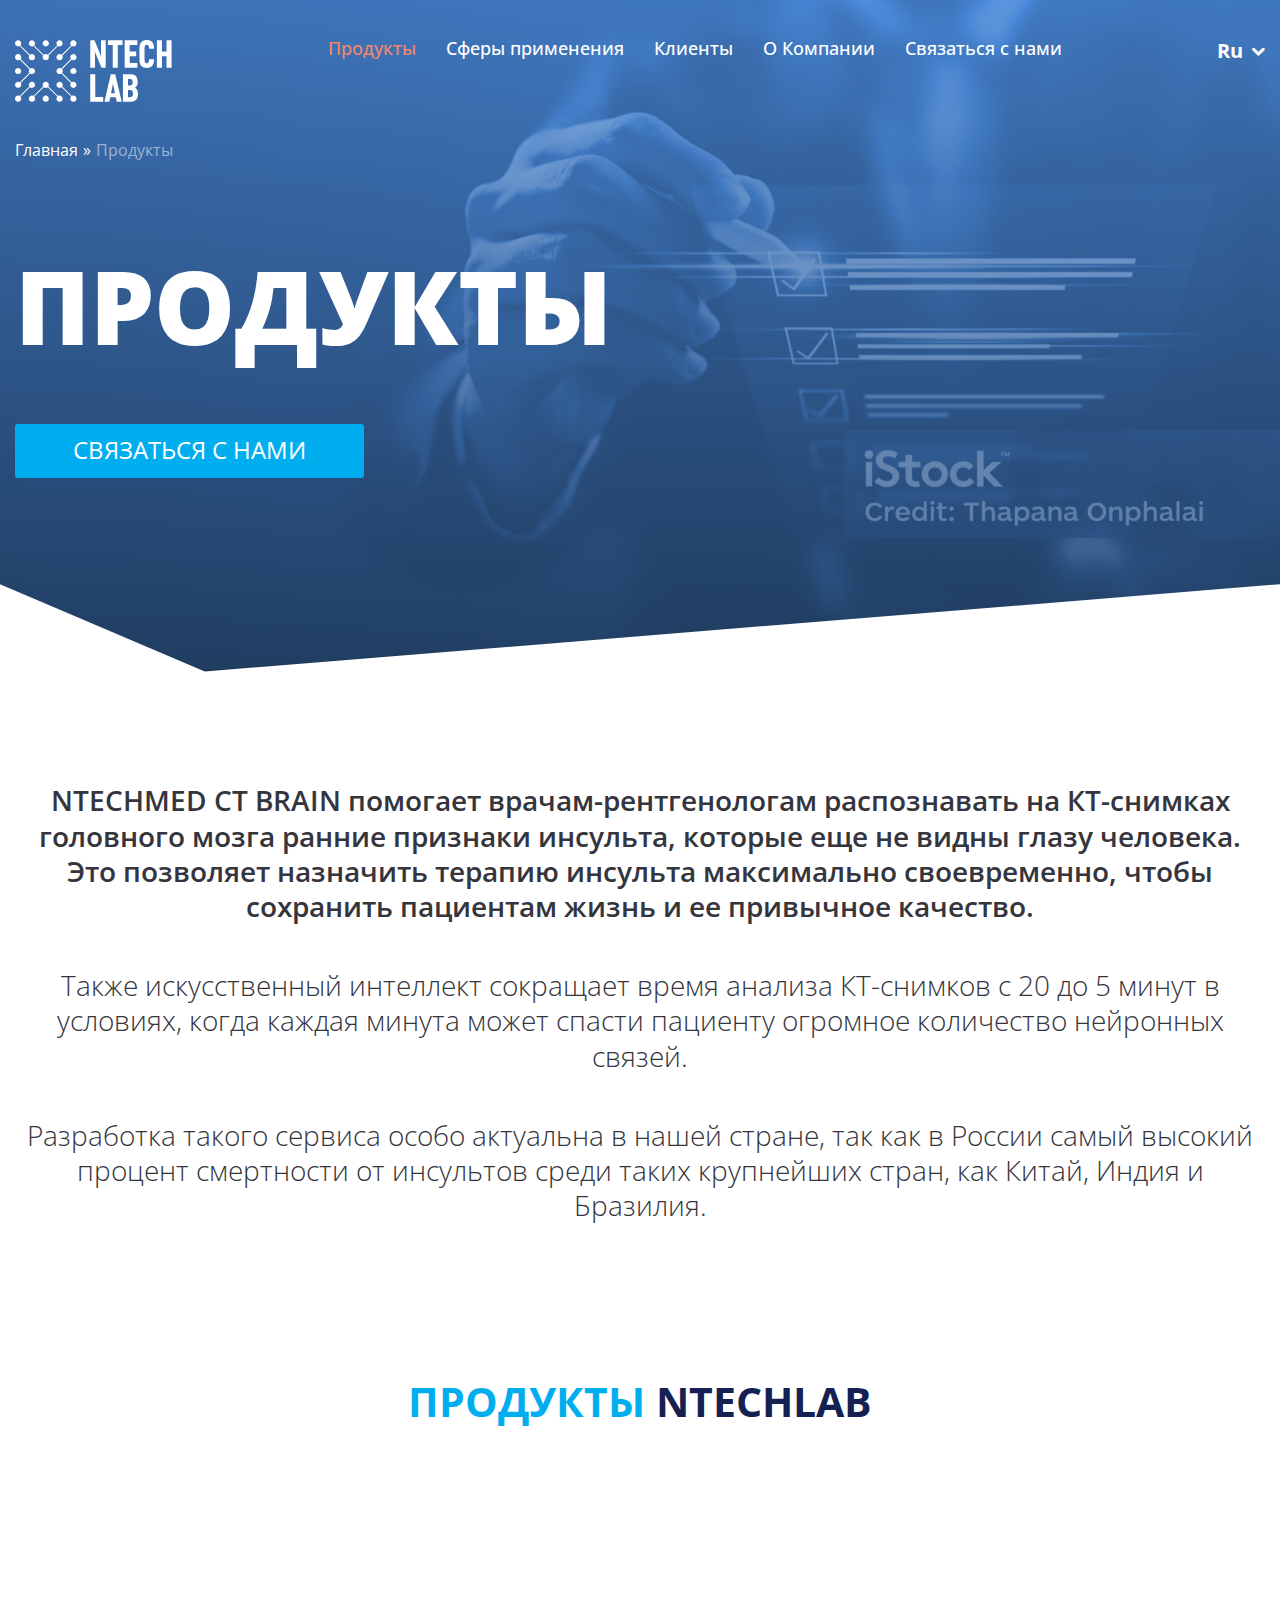
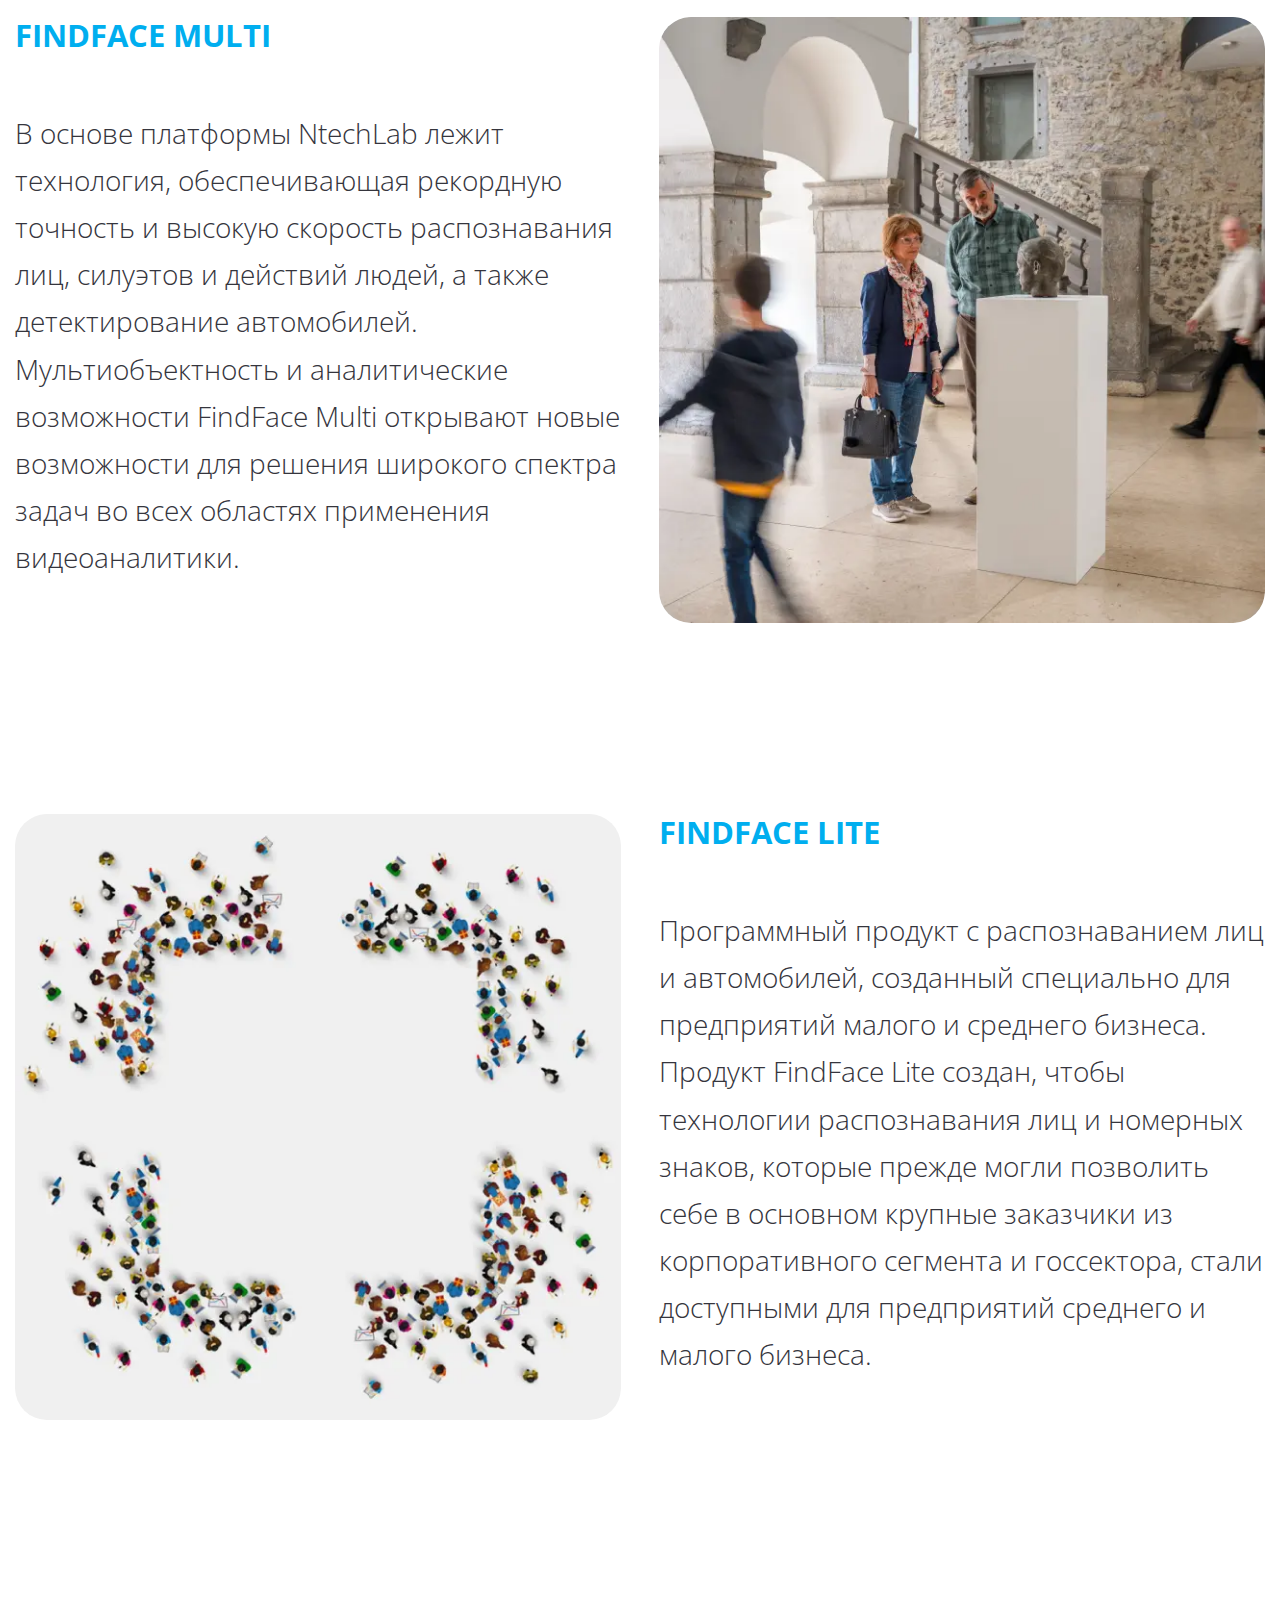
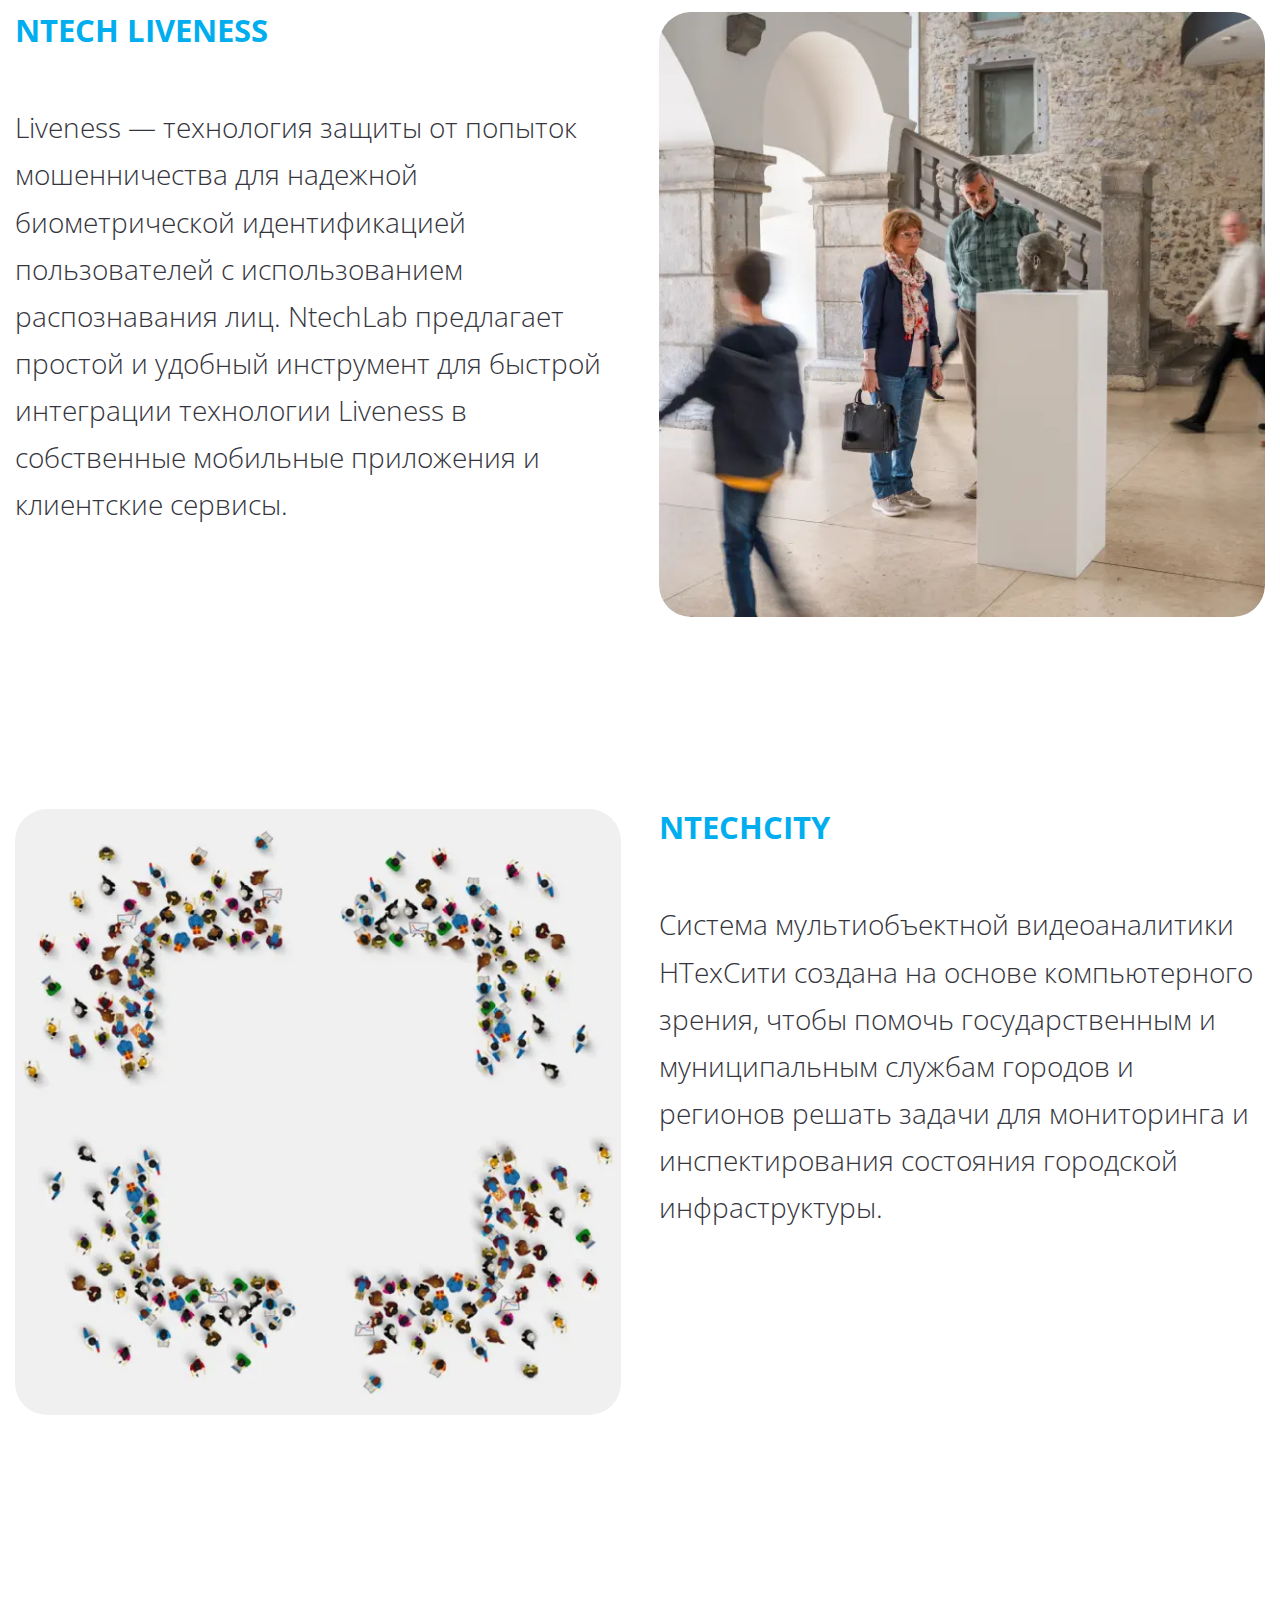
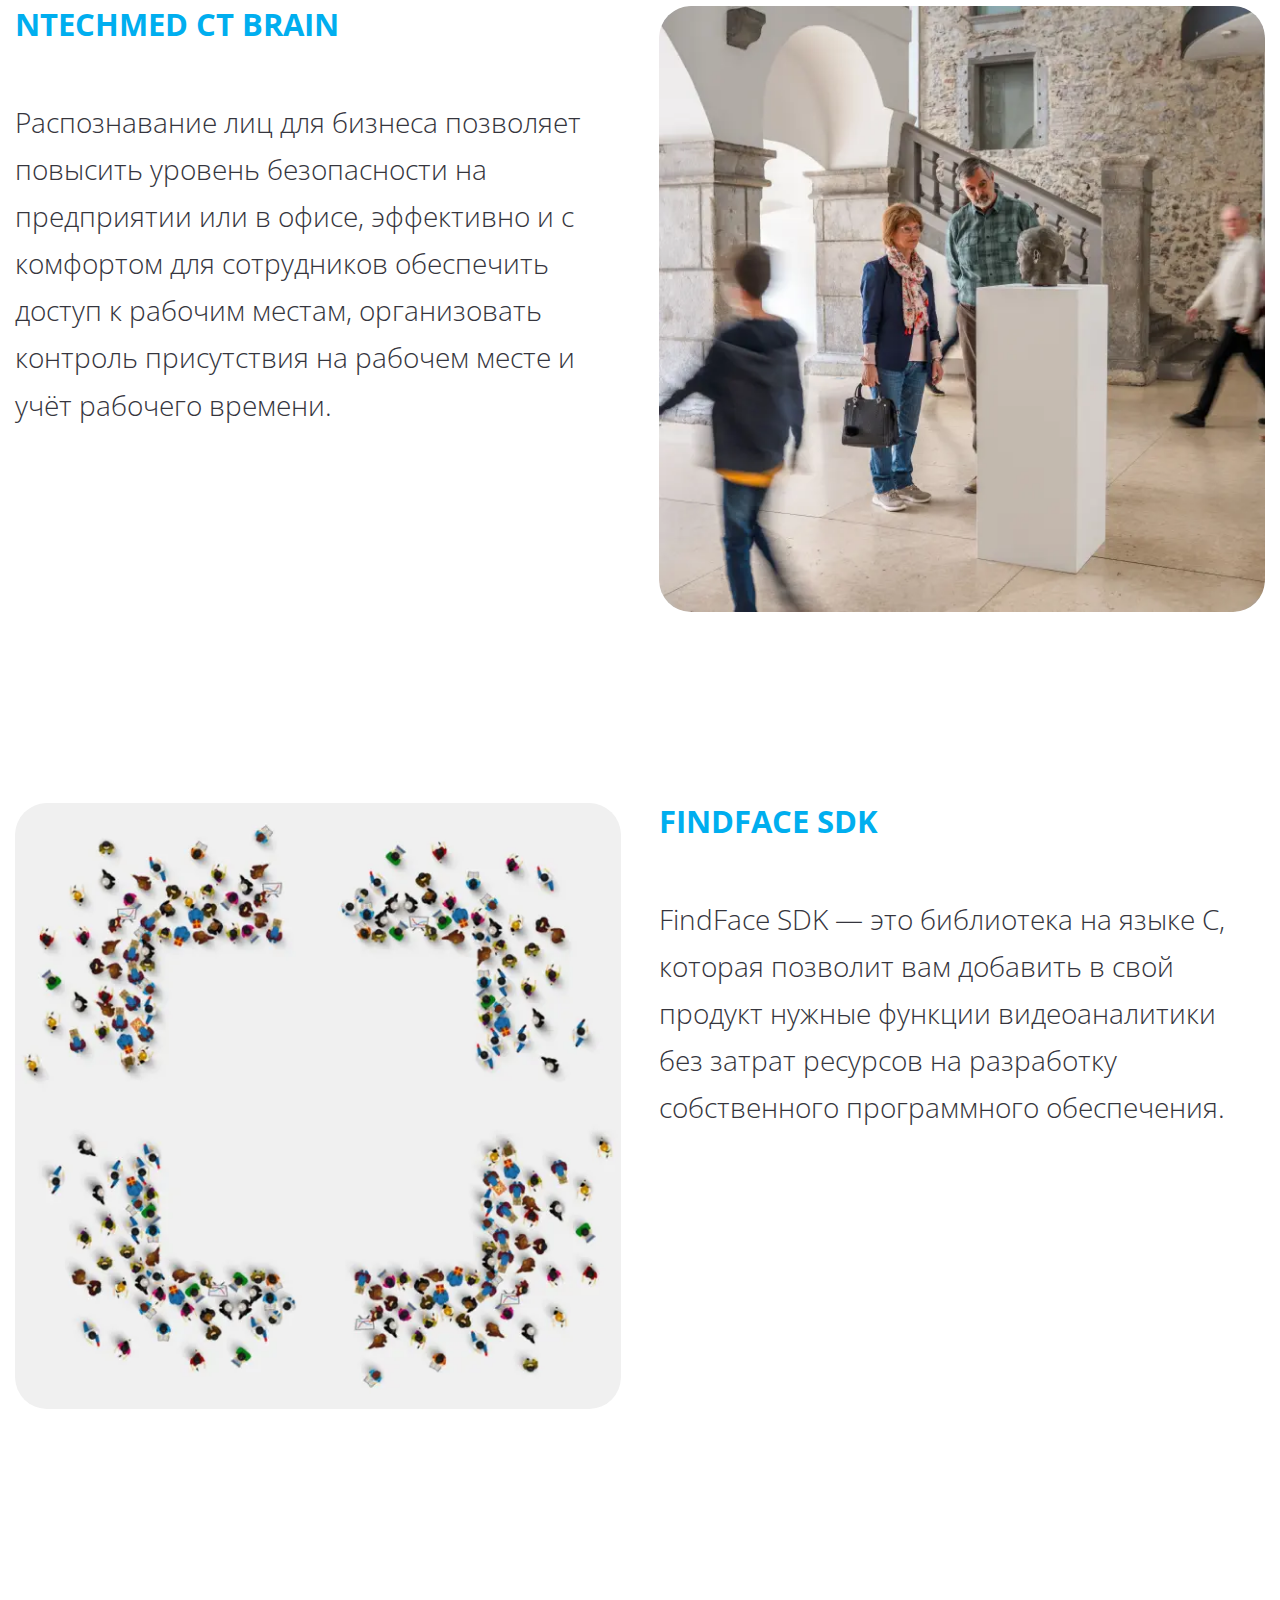
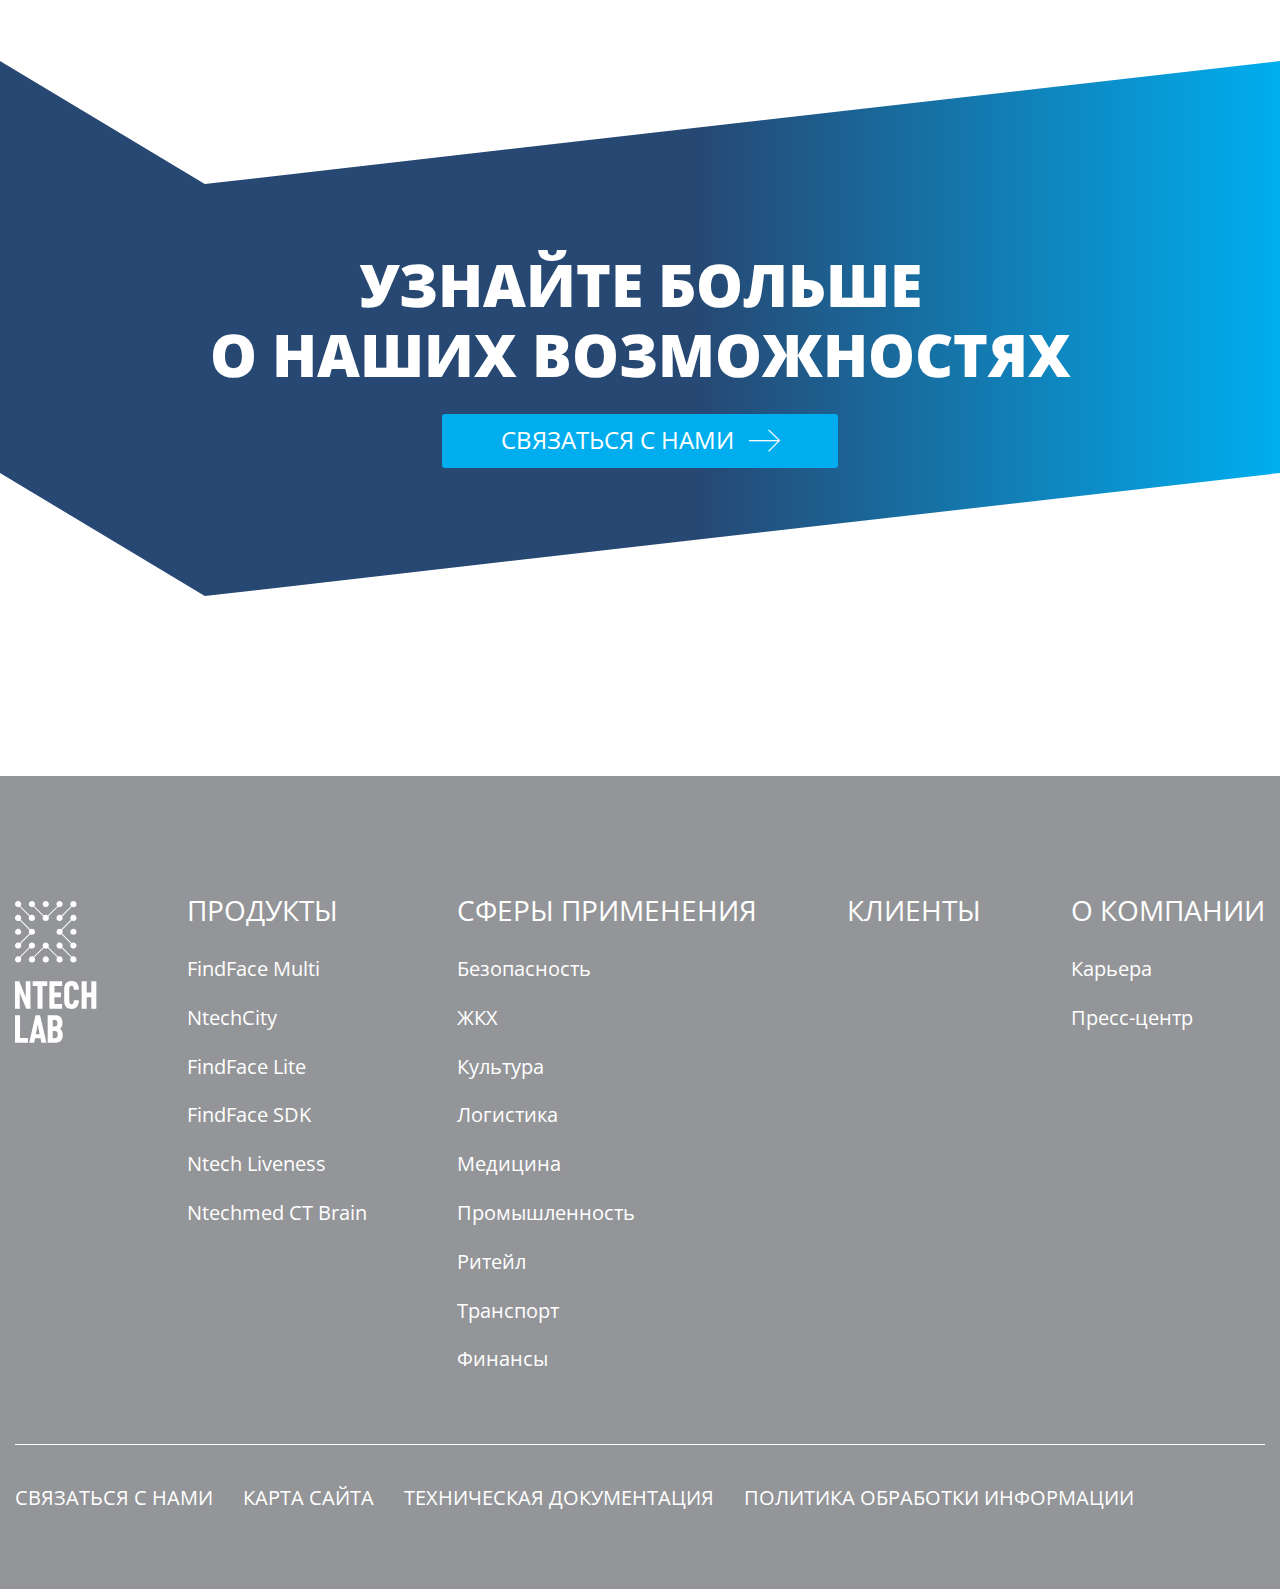
<file: index.html>
<!DOCTYPE html>
<html lang="ru">

<head>
	<title>Продукты</title>
	<meta charset="UTF-8">
	<meta name="format-detection" content="telephone=no">
	<link rel="stylesheet" href="css/style.min.css?_v=20241113170435">
	<meta name="viewport" content="width=device-width, initial-scale=1.0">
</head>

<body>
	<div class="wrapper">
		<main class="page">
			<header class="main">
				<div class="main__background">
					<picture><source srcset="img/backgrounds/1.webp" type="image/webp"><img src="img/backgrounds/1.png" alt="background"></picture>
					<div class="main__overlay"></div>
					<div class="main__overlay2"></div>
				</div>
				<div class="main__container">
					<div class="header">
						<div class="header__wrapper">
							<a href="index.html" class="header__logo">
								<img src="img/icons/logo.svg" alt="NTECH LAB">
							</a>
							<div class="header__menu menu">
								<button type="button" class="menu__icon icon-menu">
									<span></span>
								</button>
								<nav class="menu__body">
									<ul class="menu__list">
										<li class="menu__item">
											<a href="#" class="menu__link _active">Продукты</a>
										</li>
										<li class="menu__item">
											<a href="#" class="menu__link">Сферы применения</a>
										</li>
										<li class="menu__item">
											<a href="#" class="menu__link">Клиенты</a>
										</li>
										<li class="menu__item">
											<a href="#" class="menu__link">О Компании</a>
										</li>
										<li class="menu__item">
											<a href="#" class="menu__link">Связаться с нами</a>
										</li>
									</ul>
								</nav>
							</div>
							<select name="form[]" class="header__select">
								<option value="ru" selected>Ru</option>
								<option value="en">En</option>
							</select>
						</div>
					</div>
					<div class="main__wrapper">
						<div class="main__breadcrumbs">
							<ul>
								<li class="main__breadcrumbs-link">
									<a href="#">Главная</a>
								</li>
								<li>
									Продукты
								</li>
							</ul>
						</div>
						<h1 class="main__title">
							<span>продукты</span>
						</h1>
						<a href="#" class="main__btn button">связаться с нами</a>
					</div>
				</div>
			</header>
			<div class="page__container">
				<section class="plain-text">
					<p class="plain-text__title">
						NTECHMED CT BRAIN помогает врачам-рентгенологам распознавать на КТ-снимках головного мозга ранние
						признаки инсульта,
						которые еще не видны глазу человека. Это позволяет назначить терапию инсульта максимально
						своевременно,
						чтобы сохранить
						пациентам жизнь и ее привычное качество.
					</p>
					<p class="plain-text__text text">
						Также искусственный интеллект сокращает время анализа КТ-снимков с 20 до 5 минут в условиях, когда
						каждая
						минута может
						спасти пациенту огромное количество нейронных связей.
					</p>
					<p class="plain-text__text text">
						Разработка такого сервиса особо актуальна в нашей стране, так как в России самый высокий процент
						смертности от инсультов
						среди таких крупнейших стран, как Китай, Индия и Бразилия.
					</p>
				</section>
				<section class="products">
					<h2 class="products__title title">
						<span>продукты</span> ntechlab
					</h2>
					<div class="products__main">
						<div class="products__block">
							<div class="products__block-text">
								<p class="products__block-title">
									FindFace Multi
								</p>
								<p class="products__text text">
									В основе платформы NtechLab лежит технология, обеспечивающая рекордную точность и высокую
									скорость распознавания лиц,
									силуэтов и действий людей, а также детектирование автомобилей. Мультиобъектность и
									аналитические возможности FindFace
									Multi открывают новые возможности для решения широкого спектра задач во всех областях
									применения видеоаналитики.
								</p>
							</div>
							<div class="products__img-block">
								<picture><source srcset="img/products/1.webp" type="image/webp"><img src="img/products/1.png" alt="Image"></picture>
							</div>
						</div>
						<div class="products__block">
							<div class="products__block-text">
								<p class="products__block-title">
									FindFace Lite
								</p>
								<p class="products__text text">
									Программный продукт с распознаванием лиц и автомобилей, созданный специально для предприятий
									малого и среднего бизнеса.
									Продукт FindFace Lite создан, чтобы технологии распознавания лиц и номерных знаков, которые
									прежде могли позволить себе
									в основном крупные заказчики из корпоративного сегмента и госсектора, стали доступными для
									предприятий среднего и малого
									бизнеса.
								</p>
							</div>
							<div class="products__img-block">
								<picture><source srcset="img/products/2.webp" type="image/webp"><img src="img/products/2.png" alt="Image"></picture>
							</div>
						</div>
						<div class="products__block">
							<div class="products__block-text">
								<p class="products__block-title">
									Ntech Liveness
								</p>
								<p class="products__text text">
									Liveness — технология защиты от попыток мошенничества для надежной биометрической
									идентификацией пользователей с
									использованием распознавания лиц. NtechLab предлагает простой и удобный инструмент для
									быстрой интеграции технологии
									Liveness в собственные мобильные приложения и клиентские сервисы.
								</p>
							</div>
							<div class="products__img-block">
								<picture><source srcset="img/products/1.webp" type="image/webp"><img src="img/products/1.png" alt="Image"></picture>
							</div>
						</div>
						<div class="products__block">
							<div class="products__block-text">
								<p class="products__block-title">
									NtechCity
								</p>
								<p class="products__text text">
									Система мультиобъектной видеоаналитики НТехСити создана на основе компьютерного зрения, чтобы
									помочь государственным и
									муниципальным службам городов и регионов решать задачи для мониторинга и инспектирования
									состояния городской
									инфраструктуры.
								</p>
							</div>
							<div class="products__img-block">
								<picture><source srcset="img/products/2.webp" type="image/webp"><img src="img/products/2.png" alt="Image"></picture>
							</div>
						</div>
						<div class="products__block">
							<div class="products__block-text">
								<p class="products__block-title">
									NtechMed CT Brain
								</p>
								<p class="products__text text">
									Распознавание лиц для бизнеса позволяет повысить уровень безопасности на предприятии или в
									офисе, эффективно и с
									комфортом для сотрудников обеспечить доступ к рабочим местам, организовать контроль
									присутствия на рабочем месте и учёт
									рабочего времени.
								</p>
							</div>
							<div class="products__img-block">
								<picture><source srcset="img/products/1.webp" type="image/webp"><img src="img/products/1.png" alt="Image"></picture>
							</div>
						</div>
						<div class="products__block">
							<div class="products__block-text">
								<p class="products__block-title">
									FindFace SDK
								</p>
								<p class="products__text text">
									FindFace SDK — это библиотека на языке C, которая позволит вам добавить в свой продукт нужные
									функции видеоаналитики без
									затрат ресурсов на разработку собственного программного обеспечения.
								</p>
							</div>
							<div class="products__img-block">
								<picture><source srcset="img/products/2.webp" type="image/webp"><img src="img/products/2.png" alt="Image"></picture>
							</div>
						</div>
					</div>
				</section>
			</div>
			<section class="learn-more">
				<div class="lern-more__container">
					<p class="learn-more__title">
						Узнайте больше <br>
						о наших возможностях
					</p>
					<a href="#" class="learn-more__button button _icon-long-arrow">связаться с нами</a>
				</div>
			</section>
		</main>
		<footer class="footer">
			<div class="footer__container">
				<div class="footer__top">
					<a href="index.html" class="footer__logo-block">
						<img src="img/icons/logo-vertical.svg" alt="NTECH LAB">
						<img src="img/icons/logo.svg" alt="NTECH LAB">
					</a>
					<div class="footer__block">
						<p class="footer__subtitle">
							Продукты
						</p>
						<ul class="footer__ul">
							<li class="footer__li">
								<a href="#">FindFace Multi</a>
							</li>
							<li class="footer__li">
								<a href="#">NtechCity</a>
							</li>
							<li class="footer__li">
								<a href="#">FindFace Lite</a>
							</li>
							<li class="footer__li">
								<a href="#">FindFace SDK</a>
							</li>
							<li class="footer__li">
								<a href="#">Ntech Liveness</a>
							</li>
							<li class="footer__li">
								<a href="#">Ntechmed CT Brain</a>
							</li>
						</ul>
					</div>
					<div class="footer__block">
						<p class="footer__subtitle">
							сферы применения
						</p>
						<ul class="footer__ul">
							<li class="footer__li">
								<a href="#">Безопасность</a>
							</li>
							<li class="footer__li">
								<a href="#">ЖКХ</a>
							</li>
							<li class="footer__li">
								<a href="#">Культура</a>
							</li>
							<li class="footer__li">
								<a href="#">Логистика</a>
							</li>
							<li class="footer__li">
								<a href="#">Медицина</a>
							</li>
							<li class="footer__li">
								<a href="#">Промышленность</a>
							</li>
							<li class="footer__li">
								<a href="#">Ритейл</a>
							</li>
							<li class="footer__li">
								<a href="#">Транспорт</a>
							</li>
							<li class="footer__li">
								<a href="#">Финансы</a>
							</li>
						</ul>
					</div>
					<div class="footer__block">
						<p class="footer__subtitle">
							Клиенты
						</p>
					</div>
					<div class="footer__block">
						<p class="footer__subtitle">
							О компании
						</p>
						<ul class="footer__ul">
							<li class="footer__li">
								<a href="#">Карьера</a>
							</li>
							<li class="footer__li">
								<a href="#">Пресс-центр</a>
							</li>
						</ul>
					</div>
				</div>
				<div class="footer__bottom">
					<a href="#" class="footer__bottom-link">
						связаться с нами
					</a>
					<a href="#" class="footer__bottom-link">
						карта сайта
					</a>
					<a href="#" class="footer__bottom-link">
						техническая документация
					</a>
					<a href="#" class="footer__bottom-link">
						политика обработки информации
					</a>
				</div>
			</div>
		</footer>
	</div>
	<script src="js/app.min.js?_v=20241113170435"></script>
</body>

</html>
</file>
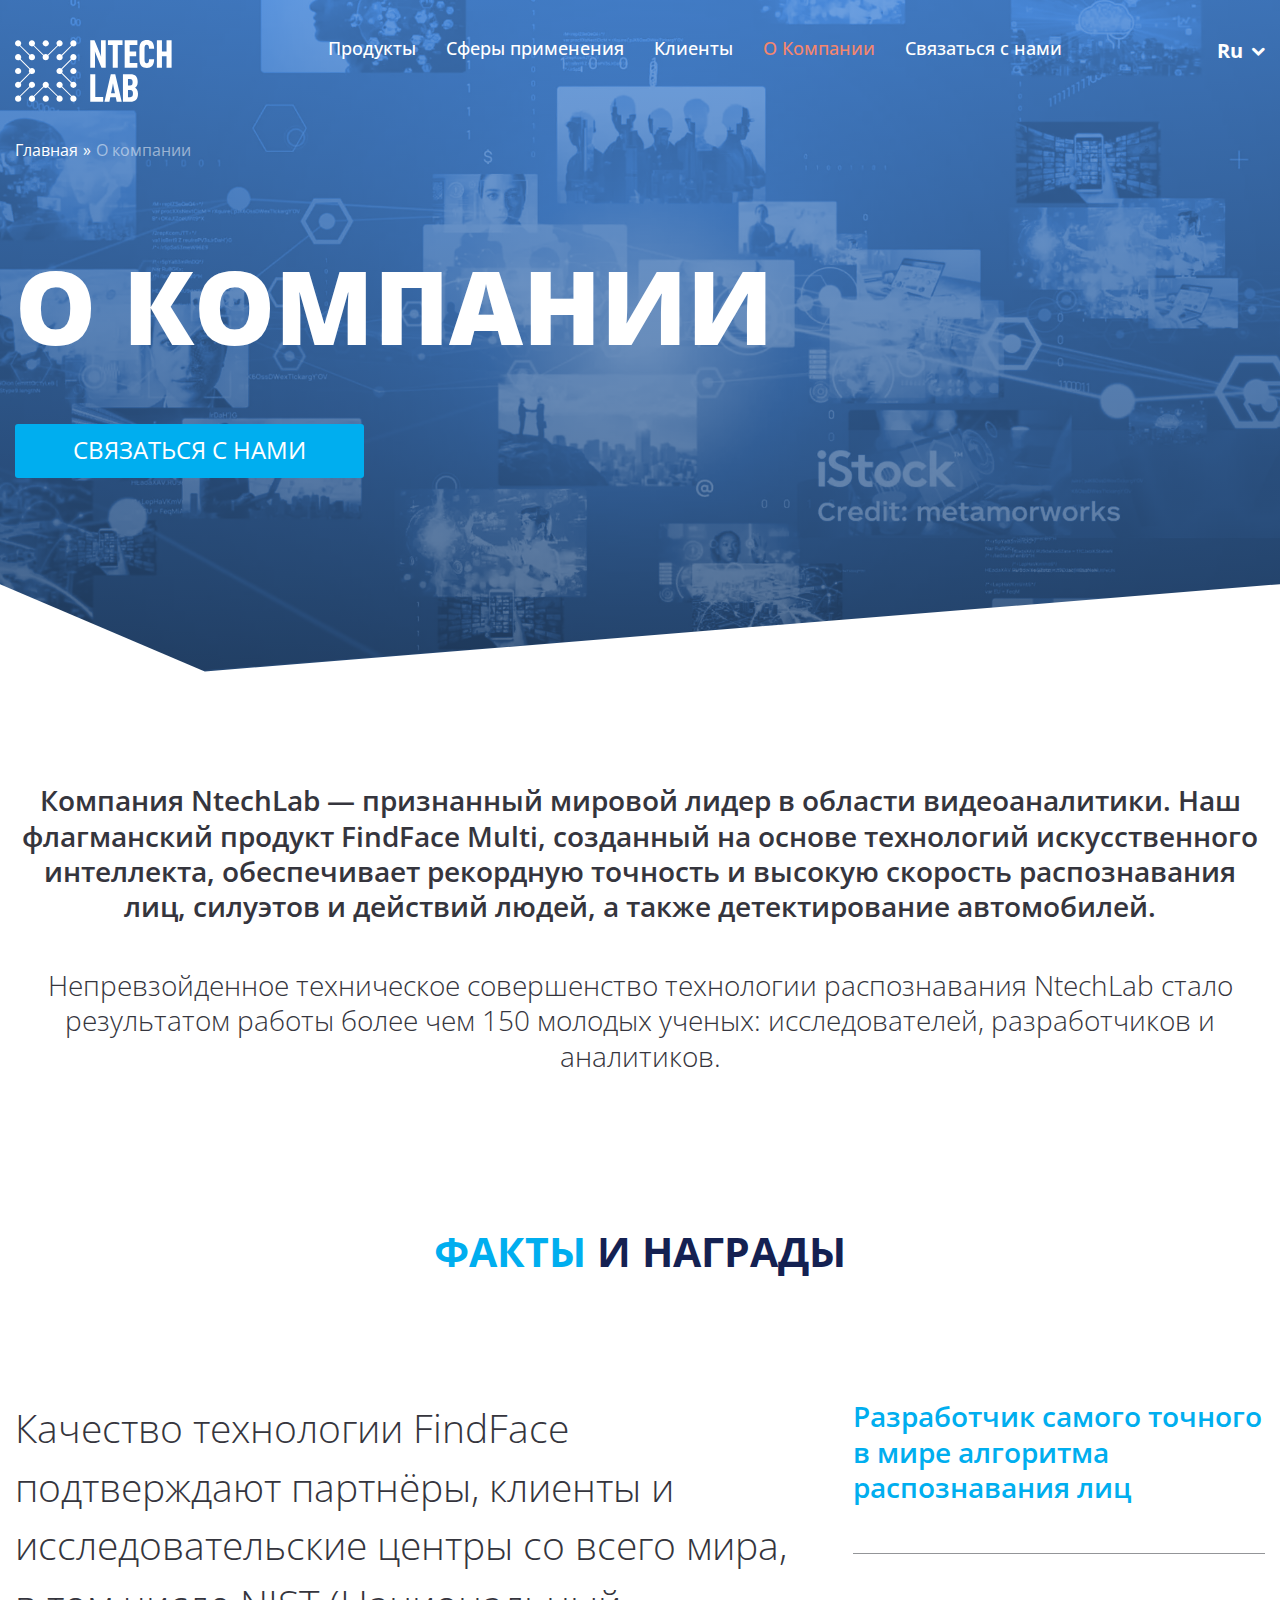
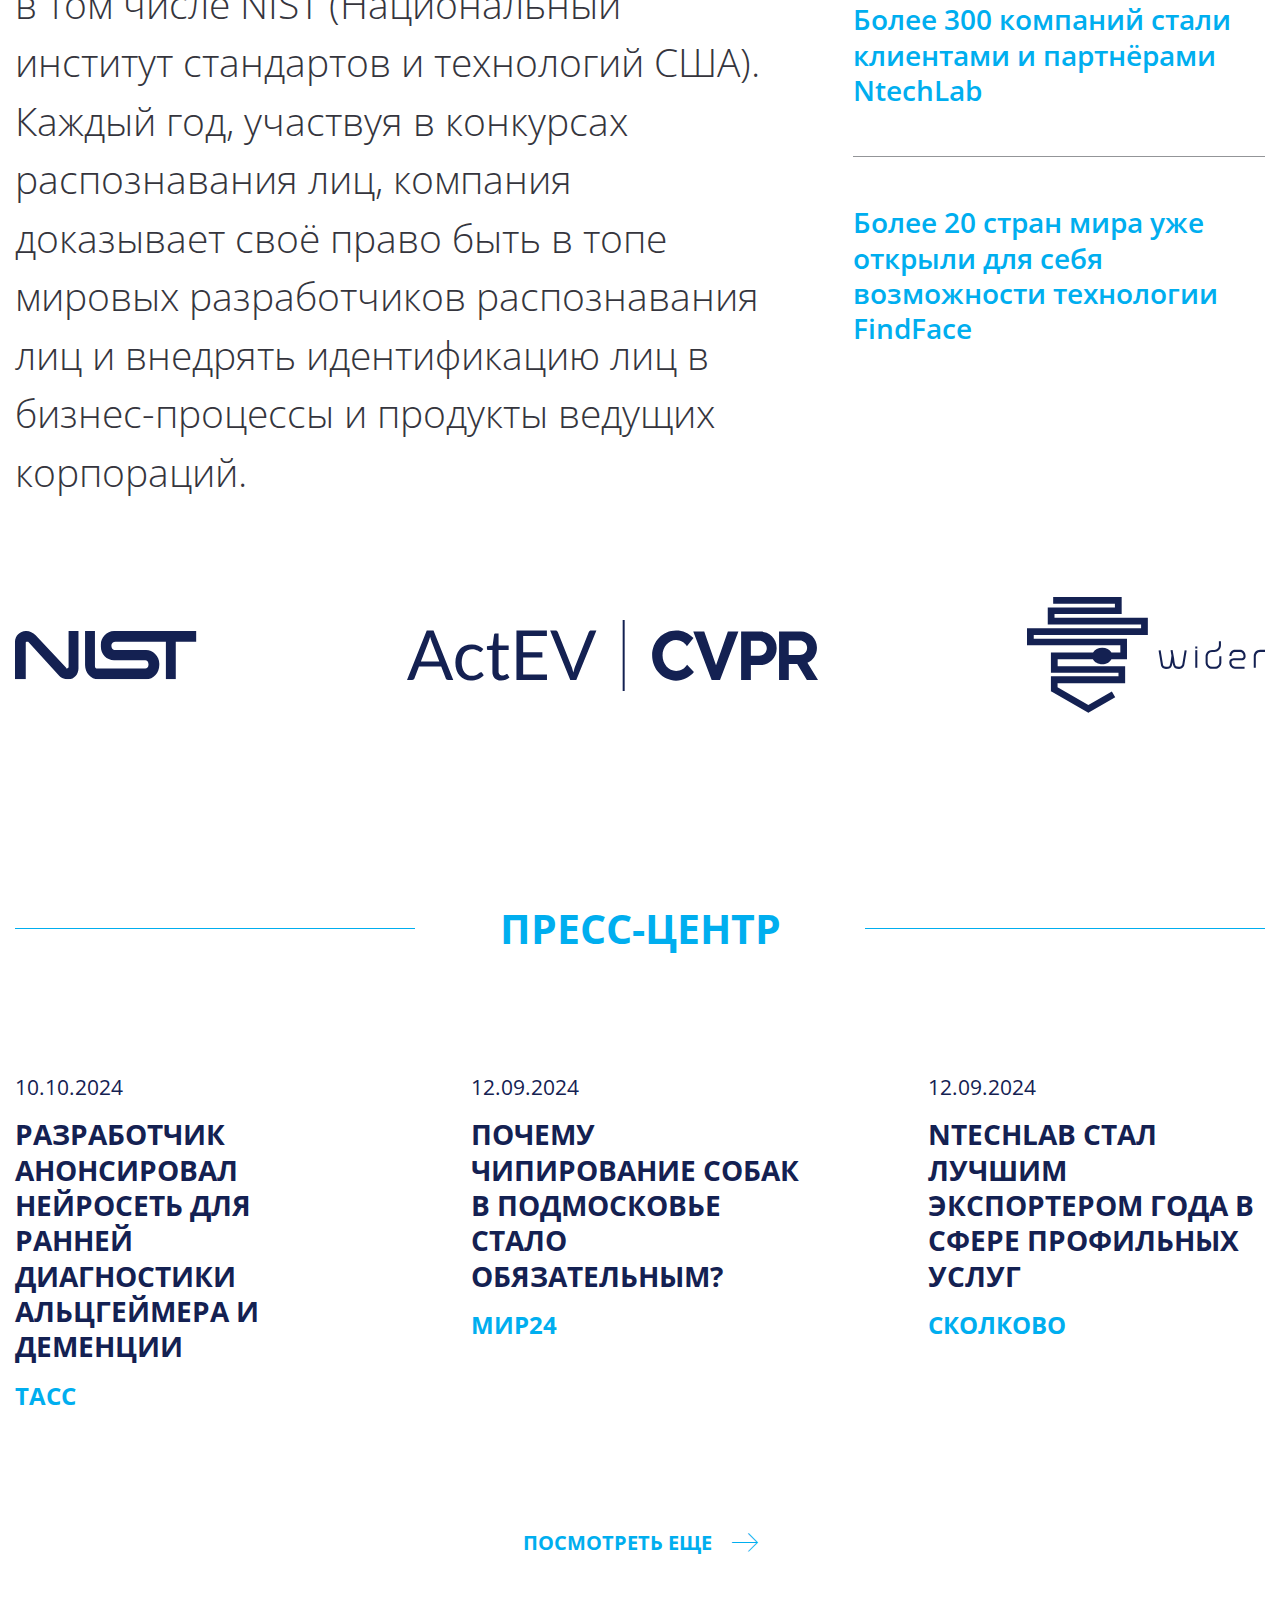
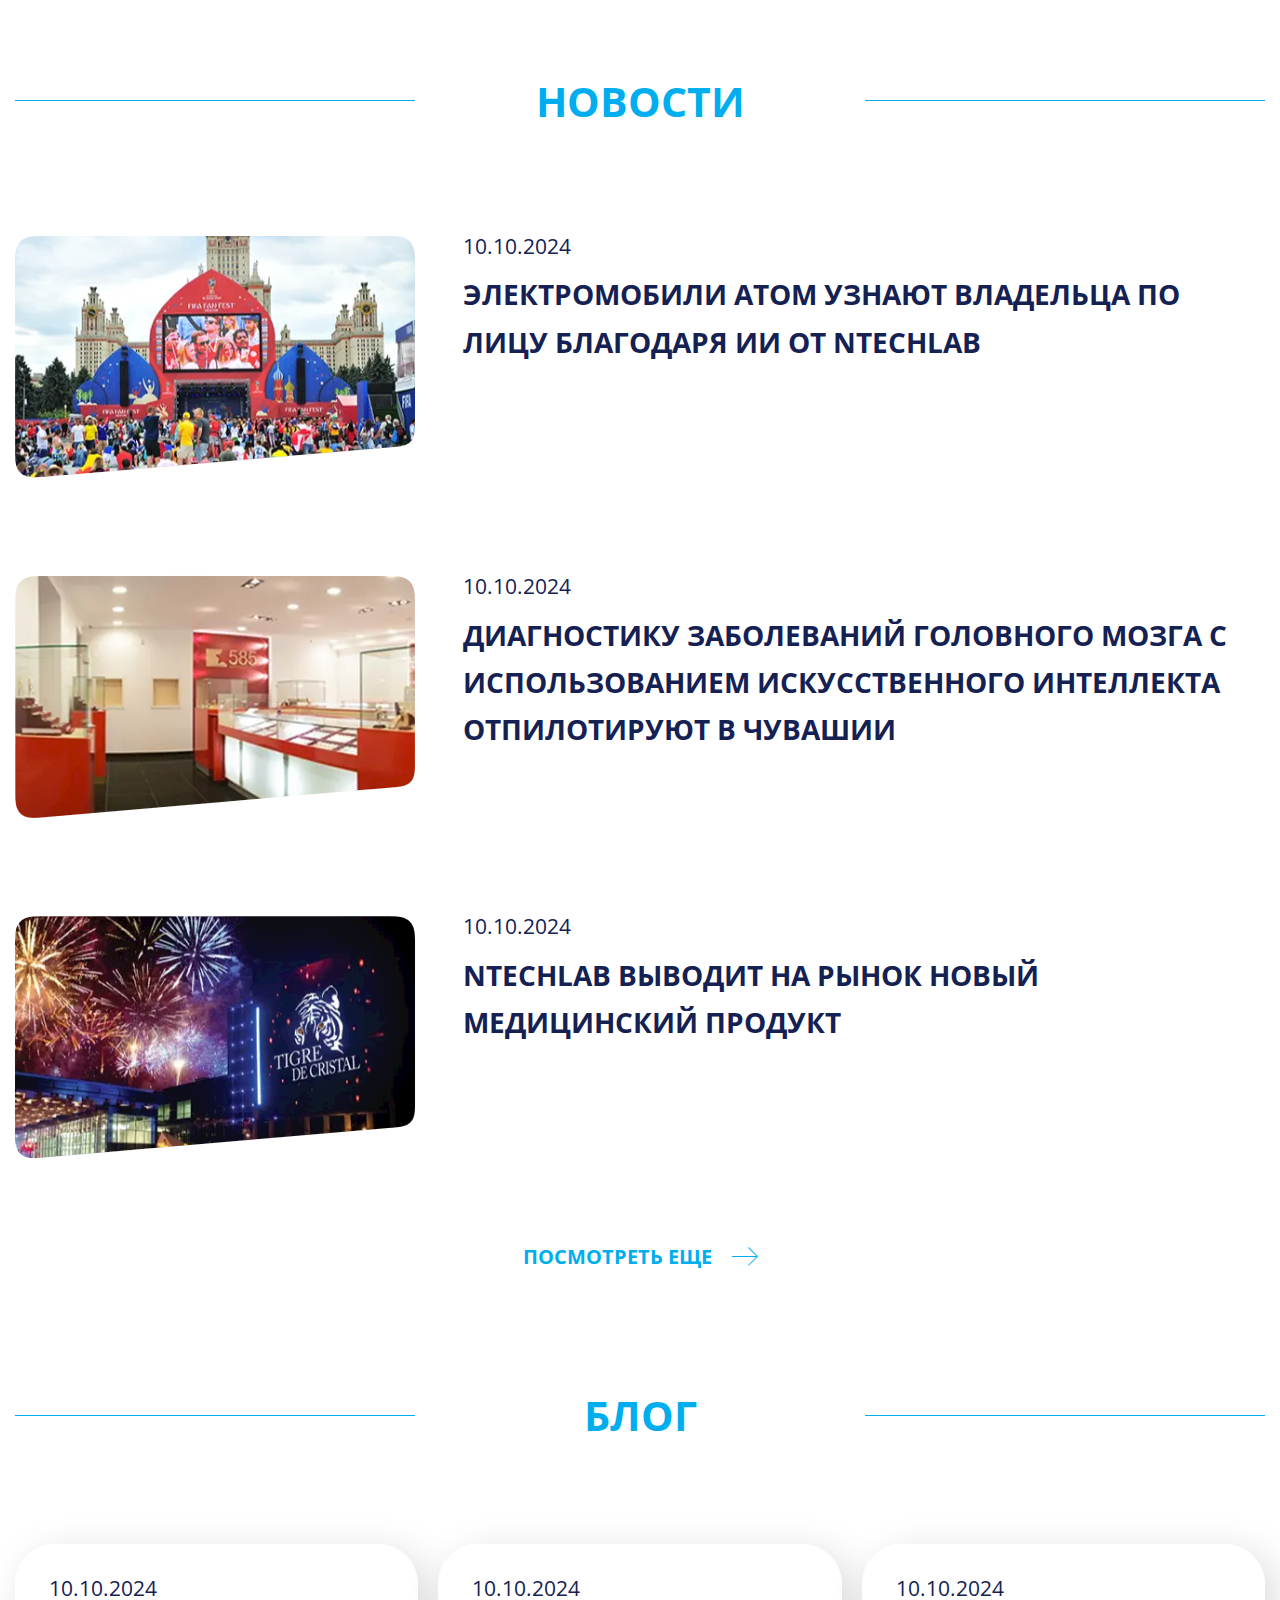
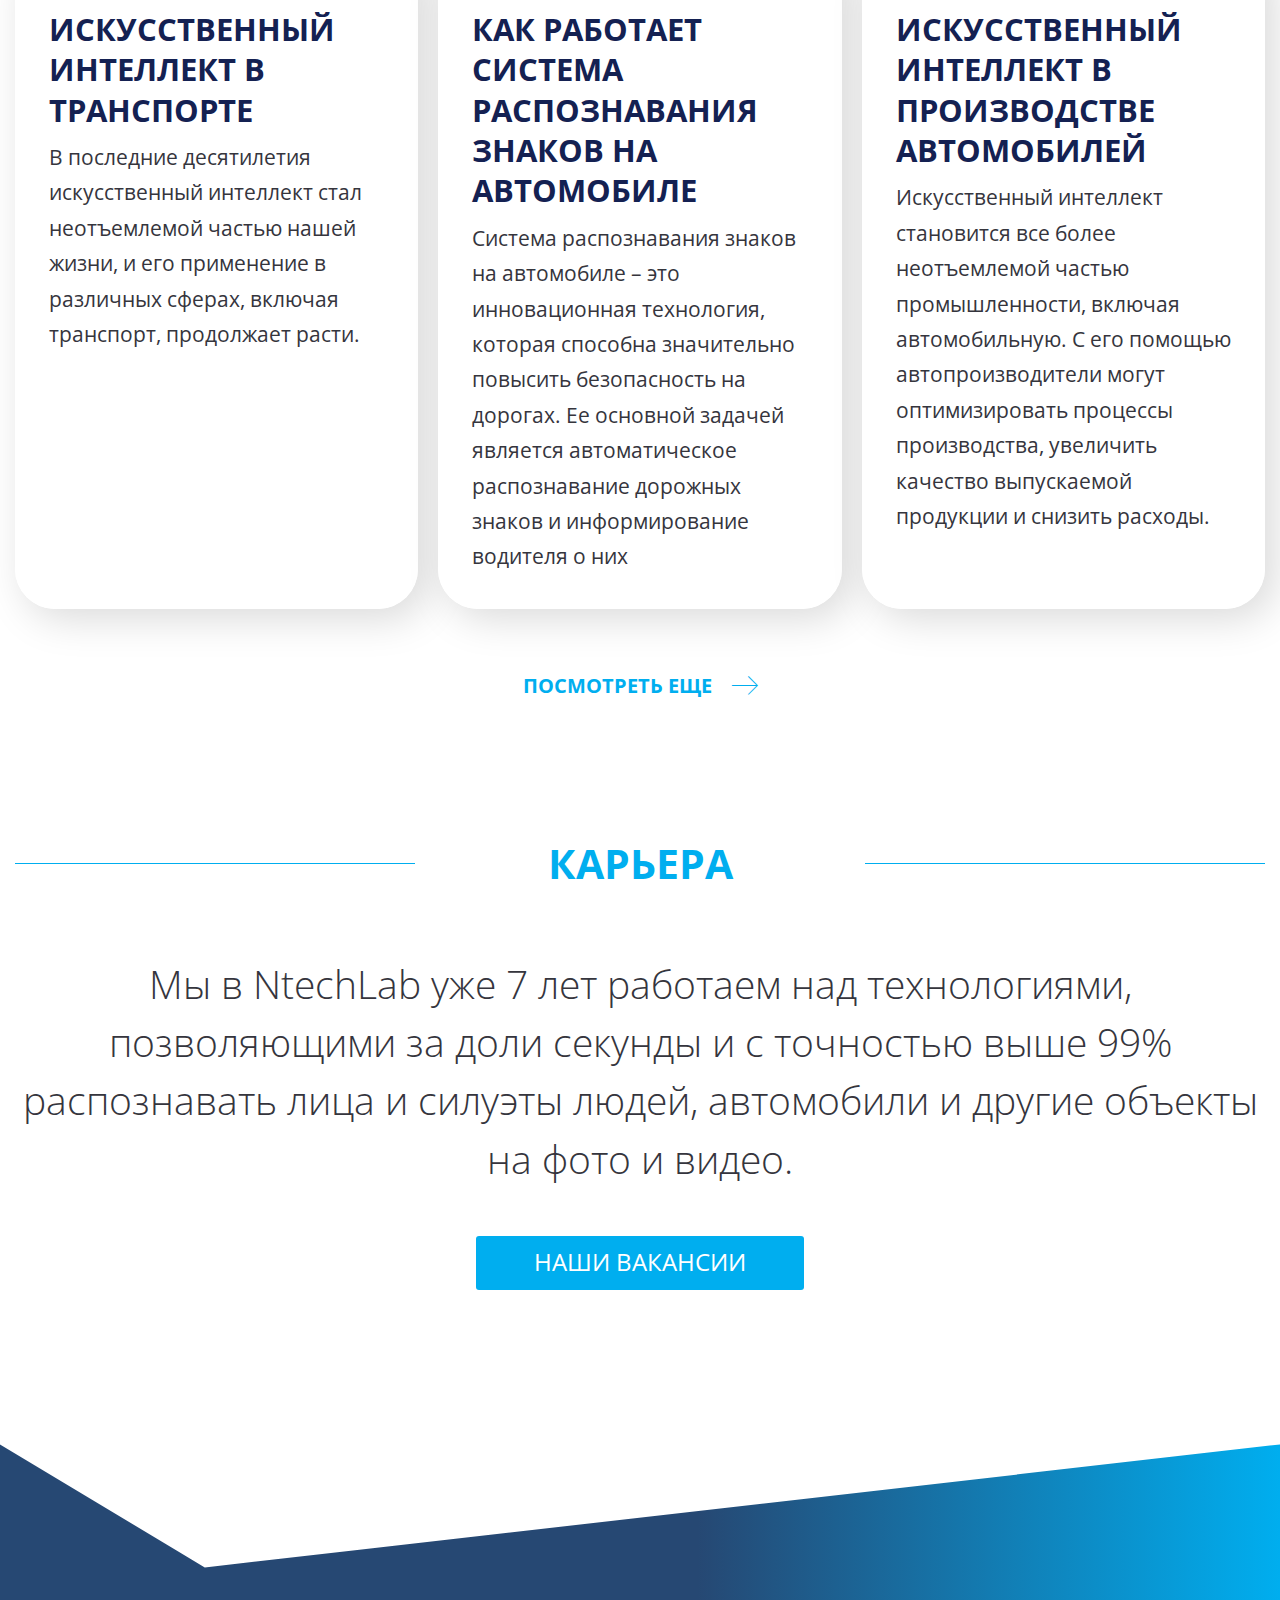
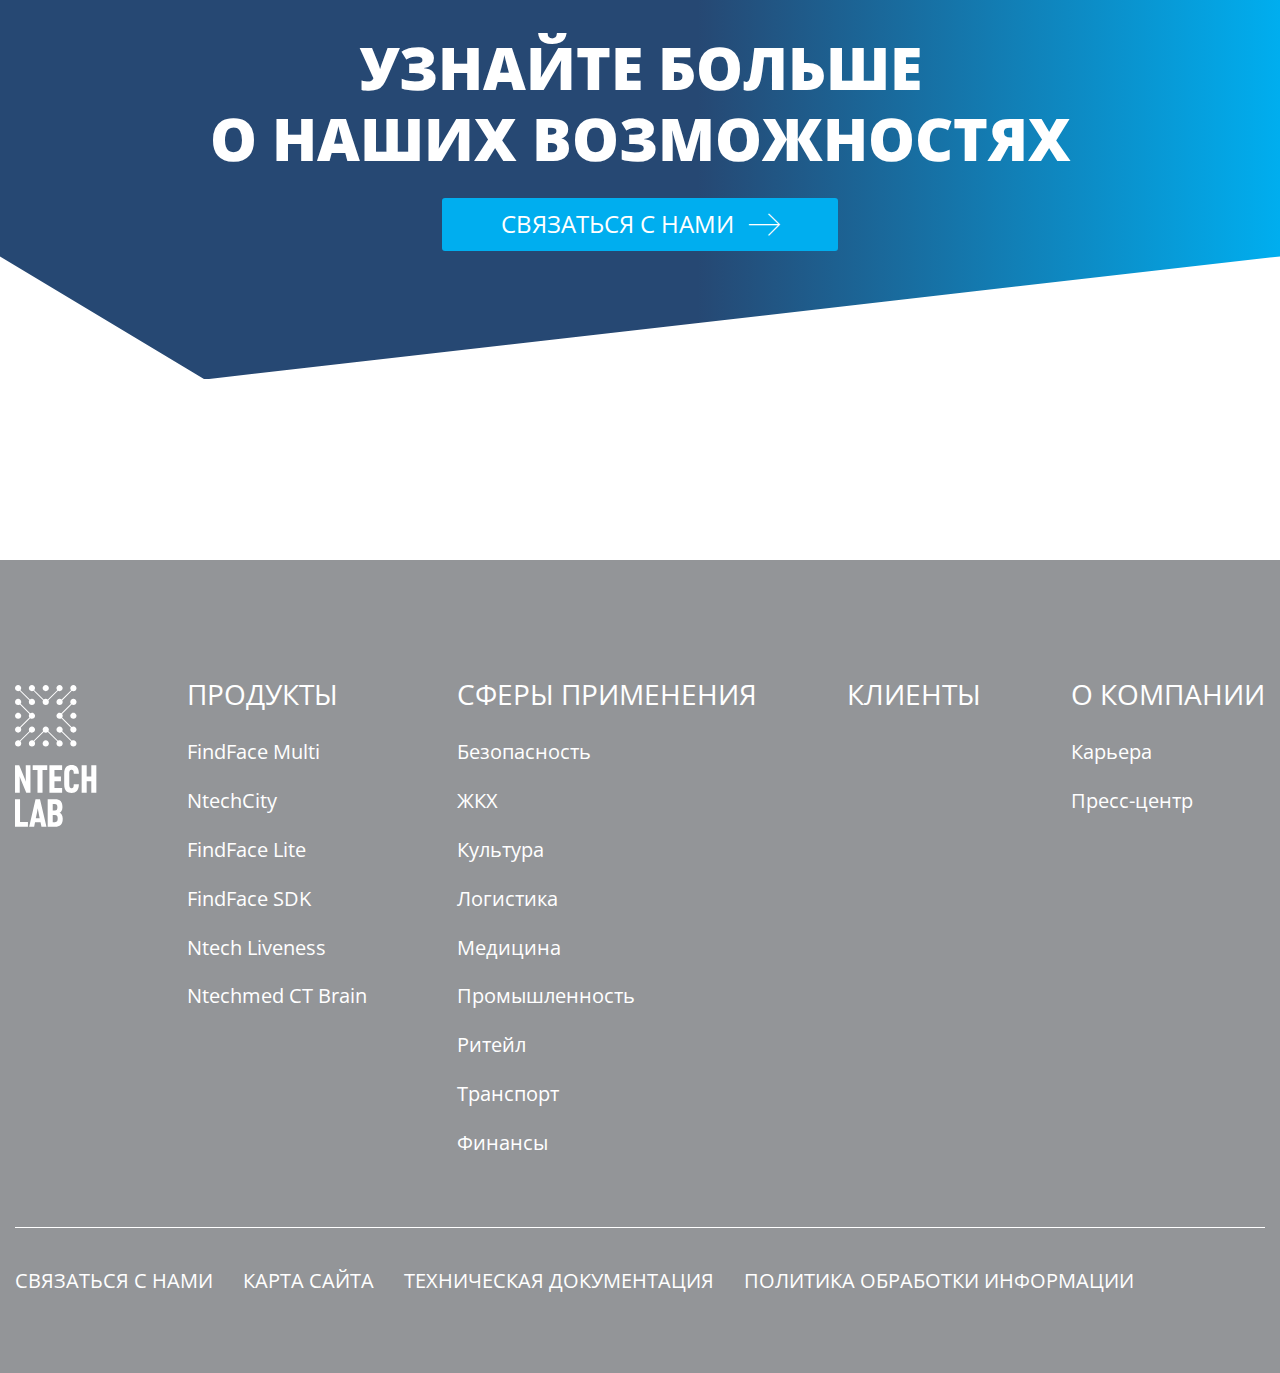
<file: about.html>
<!DOCTYPE html>
<html lang="ru">

<head>
	<title>О компании</title>
	<meta charset="UTF-8">
	<meta name="format-detection" content="telephone=no">
	<link rel="stylesheet" href="css/style.min.css?_v=20241113170435">
	<meta name="viewport" content="width=device-width, initial-scale=1.0">
</head>

<body>
	<div class="wrapper">
		<main class="page">
			<header class="main">
				<div class="main__background">
					<picture><source srcset="img/backgrounds/6.webp" type="image/webp"><img src="img/backgrounds/6.png" alt="background"></picture>
					<div class="main__overlay"></div>
					<div class="main__overlay2"></div>
				</div>
				<div class="main__container">
					<div class="header">
						<div class="header__wrapper">
							<a href="index.html" class="header__logo">
								<img src="img/icons/logo.svg" alt="NTECH LAB">
							</a>
							<div class="header__menu menu">
								<button type="button" class="menu__icon icon-menu">
									<span></span>
								</button>
								<nav class="menu__body">
									<ul class="menu__list">
										<li class="menu__item">
											<a href="#" class="menu__link">Продукты</a>
										</li>
										<li class="menu__item">
											<a href="#" class="menu__link">Сферы применения</a>
										</li>
										<li class="menu__item">
											<a href="#" class="menu__link">Клиенты</a>
										</li>
										<li class="menu__item">
											<a href="#" class="menu__link _active">О Компании</a>
										</li>
										<li class="menu__item">
											<a href="#" class="menu__link">Связаться с нами</a>
										</li>
									</ul>
								</nav>
							</div>
							<select name="form[]" class="header__select">
								<option value="ru" selected>Ru</option>
								<option value="en">En</option>
							</select>
						</div>
					</div>
					<div class="main__wrapper">
						<div class="main__breadcrumbs">
							<ul>
								<li class="main__breadcrumbs-link">
									<a href="#">Главная</a>
								</li>
								<li>
									О компании
								</li>
							</ul>
						</div>
						<h1 class="main__title">
							<span>О компании</span>
						</h1>
						<a href="#" class="main__btn button">связаться с нами</a>
					</div>
				</div>
			</header>
			<div class="page__container">
				<section class="plain-text">
					<p class="plain-text__title">
						Компания NtechLab — признанный мировой лидер в области видеоаналитики. Наш флагманский продукт
						FindFace Multi, созданный
						на основе технологий искусственного интеллекта, обеспечивает рекордную точность и высокую скорость
						распознавания лиц,
						силуэтов и действий людей, а также детектирование автомобилей.
					</p>
					<p class="plain-text__text text">
						Непревзойденное техническое совершенство технологии распознавания NtechLab стало результатом работы
						более чем 150
						молодых ученых: исследователей, разработчиков и аналитиков.
					</p>
				</section>
				<section class="facts">
					<h2 class="facts__title title">
						<span>факты</span> и награды
					</h2>
					<div class="facts__main">
						<div class="facts__text-block">
							<p>
								Качество технологии FindFace подтверждают партнёры, клиенты и исследовательские центры со всего
								мира, в том числе NIST
								(Национальный институт стандартов и технологий США). Каждый год, участвуя в конкурсах
								распознавания лиц, компания
								доказывает своё право быть в топе мировых разработчиков распознавания лиц и внедрять
								идентификацию лиц в бизнес-процессы
								и продукты ведущих корпораций.
							</p>
						</div>
						<div class="facts__links-block">
							<a href="#" class="facts__link">
								Разработчик самого точного в мире алгоритма распознавания лиц
							</a>
							<a href="#" class="facts__link">
								Более 300 компаний стали клиентами и партнёрами NtechLab
							</a>
							<a href="#" class="facts__link">
								Более 20 стран мира уже открыли для себя возможности технологии FindFace
							</a>
						</div>
					</div>
					<div class="facts__logos">
						<a href="#" class="facts__logo">
							<img src="img/facts/1.svg" alt="NIST">
						</a>
						<a href="#" class="facts__logo">
							<img src="img/facts/2.svg" alt="ActEV">
						</a>
						<a href="#" class="facts__logo">
							<img src="img/facts/3.svg" alt="Wider">
						</a>
					</div>
				</section>
				<section class="press-center">
					<h2 class="press-center__title title title--lines">
						<span>Пресс-центр</span>
					</h2>
					<div class="press-center__main">
						<a href="#" class="press-center__block">
							<p class="press-center__date date-text">
								10.10.2024
							</p>
							<p class="press-center__text article-title">
								Разработчик анонсировал нейросеть для ранней диагностики Альцгеймера и деменции
							</p>
							<p class="press-center__source">
								ТАСС
							</p>
						</a>
						<a href="#" class="press-center__block">
							<p class="press-center__date date-text">
								12.09.2024
							</p>
							<p class="press-center__text article-title">
								Почему чипирование собак в Подмосковье стало обязательным?
							</p>
							<p class="press-center__source">
								мир24
							</p>
						</a>
						<a href="#" class="press-center__block">
							<p class="press-center__date date-text">
								12.09.2024
							</p>
							<p class="press-center__text article-title">
								NtechLab стал лучшим экспортером года в сфере профильных услуг
							</p>
							<p class="press-center__source">
								сколково
							</p>
						</a>
					</div>
					<a href="#" class="press-center__see-more see-more">Посмотреть еще</a>
				</section>
				<section class="news">
					<h2 class="news__title title title--lines">
						<span>новости</span>
					</h2>
					<div class="news__main">
						<a href="#" class="news__block">
							<div class="success__img-block">
								<div class="success__img-wrapper">
									<div class="success__img">
										<picture><source srcset="img/success/1.webp" type="image/webp"><img src="img/success/1.png" alt="Image"></picture>
									</div>
								</div>
								<svg class="flt_svg" xmlns="http://www.w3.org/2000/svg">
									<defs>
										<filter id="flt_tag">
											<feGaussianBlur in="SourceGraphic" stdDeviation="8" result="blur" />
											<feColorMatrix in="blur" mode="matrix" values="1 0 0 0 0  0 1 0 0 0  0 0 1 0 0  0 0 0 19 -9" result="flt_tag" />
											<feComposite in="SourceGraphic" in2="flt_tag" operator="atop" />
										</filter>
									</defs>
								</svg>
							</div>
							<div class="news__text-block">
								<p class="news__date date-text">
									10.10.2024
								</p>
								<p class="news__text article-title">
									Электромобили Атом узнают владельца по лицу благодаря ИИ от NtechLab
								</p>
							</div>
						</a>
						<a href="#" class="news__block">
							<div class="success__img-block">
								<div class="success__img-wrapper">
									<div class="success__img">
										<picture><source srcset="img/success/2.webp" type="image/webp"><img src="img/success/2.png" alt="Image"></picture>
									</div>
								</div>
								<svg class="flt_svg" xmlns="http://www.w3.org/2000/svg">
									<defs>
										<filter id="flt_tag">
											<feGaussianBlur in="SourceGraphic" stdDeviation="8" result="blur" />
											<feColorMatrix in="blur" mode="matrix" values="1 0 0 0 0  0 1 0 0 0  0 0 1 0 0  0 0 0 19 -9" result="flt_tag" />
											<feComposite in="SourceGraphic" in2="flt_tag" operator="atop" />
										</filter>
									</defs>
								</svg>
							</div>
							<div class="news__text-block">
								<p class="news__date date-text">
									10.10.2024
								</p>
								<p class="news__text article-title">
									Диагностику заболеваний головного мозга с использованием искусственного интеллекта
									отпилотируют в Чувашии
								</p>
							</div>
						</a>
						<a href="#" class="news__block">
							<div class="success__img-block">
								<div class="success__img-wrapper">
									<div class="success__img">
										<picture><source srcset="img/success/3.webp" type="image/webp"><img src="img/success/3.png" alt="Image"></picture>
									</div>
								</div>
								<svg class="flt_svg" xmlns="http://www.w3.org/2000/svg">
									<defs>
										<filter id="flt_tag">
											<feGaussianBlur in="SourceGraphic" stdDeviation="8" result="blur" />
											<feColorMatrix in="blur" mode="matrix" values="1 0 0 0 0  0 1 0 0 0  0 0 1 0 0  0 0 0 19 -9" result="flt_tag" />
											<feComposite in="SourceGraphic" in2="flt_tag" operator="atop" />
										</filter>
									</defs>
								</svg>
							</div>
							<div class="news__text-block">
								<p class="news__date date-text">
									10.10.2024
								</p>
								<p class="news__text article-title">
									NtechLab выводит на рынок новый медицинский продукт
								</p>
							</div>
						</a>
					</div>
					<a href="#" class="news__see-more see-more">Посмотреть еще</a>
				</section>
				<section class="blog">
					<h2 class="blog__title title title--lines">
						<span>блог</span>
					</h2>
					<div class="blog__main">
						<a href="#" class="blog__block">
							<div class="blog__wrapper">
								<p class="blog__date date-text">
									10.10.2024
								</p>
								<p class="blog__block-title article-title">
									ИСКУССТВЕННЫЙ ИНТЕЛЛЕКТ В ТРАНСПОРТЕ
								</p>
								<p class="blog__block-text">
									В последние десятилетия искусственный интеллект стал неотъемлемой частью нашей жизни, и его
									применение в различных
									сферах, включая транспорт, продолжает расти.
								</p>
							</div>
						</a>
						<a href="#" class="blog__block">
							<div class="blog__wrapper">
								<p class="blog__date date-text">
									10.10.2024
								</p>
								<p class="blog__block-title article-title">
									Как работает система распознавания знаков на автомобиле
								</p>
								<p class="blog__block-text">
									Система распознавания знаков на автомобиле – это инновационная технология, которая способна
									значительно повысить
									безопасность на дорогах. Ее основной задачей является автоматическое распознавание дорожных
									знаков и информирование
									водителя о них
								</p>
							</div>
						</a>
						<a href="#" class="blog__block">
							<div class="blog__wrapper">
								<p class="blog__date date-text">
									10.10.2024
								</p>
								<p class="blog__block-title article-title">
									Искусственный интеллект в производстве автомобилей
								</p>
								<p class="blog__block-text">
									Искусственный интеллект становится все более неотъемлемой частью промышленности, включая
									автомобильную. С его помощью
									автопроизводители могут оптимизировать процессы производства, увеличить качество выпускаемой
									продукции и снизить
									расходы.
								</p>
							</div>
						</a>
					</div>
					<a href="#" class="blog__see-more see-more">Посмотреть еще</a>
				</section>
				<section class="career">
					<h2 class="career__title title title--lines">
						<span>карьера</span>
					</h2>
					<p class="career__text">
						Мы в NtechLab уже 7 лет работаем над технологиями, позволяющими за доли секунды и с точностью выше 99%
						распознавать лица
						и силуэты людей, автомобили и другие объекты на фото и видео.
					</p>
					<a href="#" class="career__btn button">наши вакансии</a>
				</section>
			</div>
			<section class="learn-more learn-more--160">
				<div class="lern-more__container">
					<p class="learn-more__title">
						Узнайте больше <br>
						о наших возможностях
					</p>
					<a href="#" class="learn-more__button button _icon-long-arrow">связаться с нами</a>
				</div>
			</section>
		</main>
		<footer class="footer">
			<div class="footer__container">
				<div class="footer__top">
					<a href="index.html" class="footer__logo-block">
						<img src="img/icons/logo-vertical.svg" alt="NTECH LAB">
						<img src="img/icons/logo.svg" alt="NTECH LAB">
					</a>
					<div class="footer__block">
						<p class="footer__subtitle">
							Продукты
						</p>
						<ul class="footer__ul">
							<li class="footer__li">
								<a href="#">FindFace Multi</a>
							</li>
							<li class="footer__li">
								<a href="#">NtechCity</a>
							</li>
							<li class="footer__li">
								<a href="#">FindFace Lite</a>
							</li>
							<li class="footer__li">
								<a href="#">FindFace SDK</a>
							</li>
							<li class="footer__li">
								<a href="#">Ntech Liveness</a>
							</li>
							<li class="footer__li">
								<a href="#">Ntechmed CT Brain</a>
							</li>
						</ul>
					</div>
					<div class="footer__block">
						<p class="footer__subtitle">
							сферы применения
						</p>
						<ul class="footer__ul">
							<li class="footer__li">
								<a href="#">Безопасность</a>
							</li>
							<li class="footer__li">
								<a href="#">ЖКХ</a>
							</li>
							<li class="footer__li">
								<a href="#">Культура</a>
							</li>
							<li class="footer__li">
								<a href="#">Логистика</a>
							</li>
							<li class="footer__li">
								<a href="#">Медицина</a>
							</li>
							<li class="footer__li">
								<a href="#">Промышленность</a>
							</li>
							<li class="footer__li">
								<a href="#">Ритейл</a>
							</li>
							<li class="footer__li">
								<a href="#">Транспорт</a>
							</li>
							<li class="footer__li">
								<a href="#">Финансы</a>
							</li>
						</ul>
					</div>
					<div class="footer__block">
						<p class="footer__subtitle">
							Клиенты
						</p>
					</div>
					<div class="footer__block">
						<p class="footer__subtitle">
							О компании
						</p>
						<ul class="footer__ul">
							<li class="footer__li">
								<a href="#">Карьера</a>
							</li>
							<li class="footer__li">
								<a href="#">Пресс-центр</a>
							</li>
						</ul>
					</div>
				</div>
				<div class="footer__bottom">
					<a href="#" class="footer__bottom-link">
						связаться с нами
					</a>
					<a href="#" class="footer__bottom-link">
						карта сайта
					</a>
					<a href="#" class="footer__bottom-link">
						техническая документация
					</a>
					<a href="#" class="footer__bottom-link">
						политика обработки информации
					</a>
				</div>
			</div>
		</footer>
	</div>
	<script src="js/app.min.js?_v=20241113170435"></script>
</body>

</html>
</file>
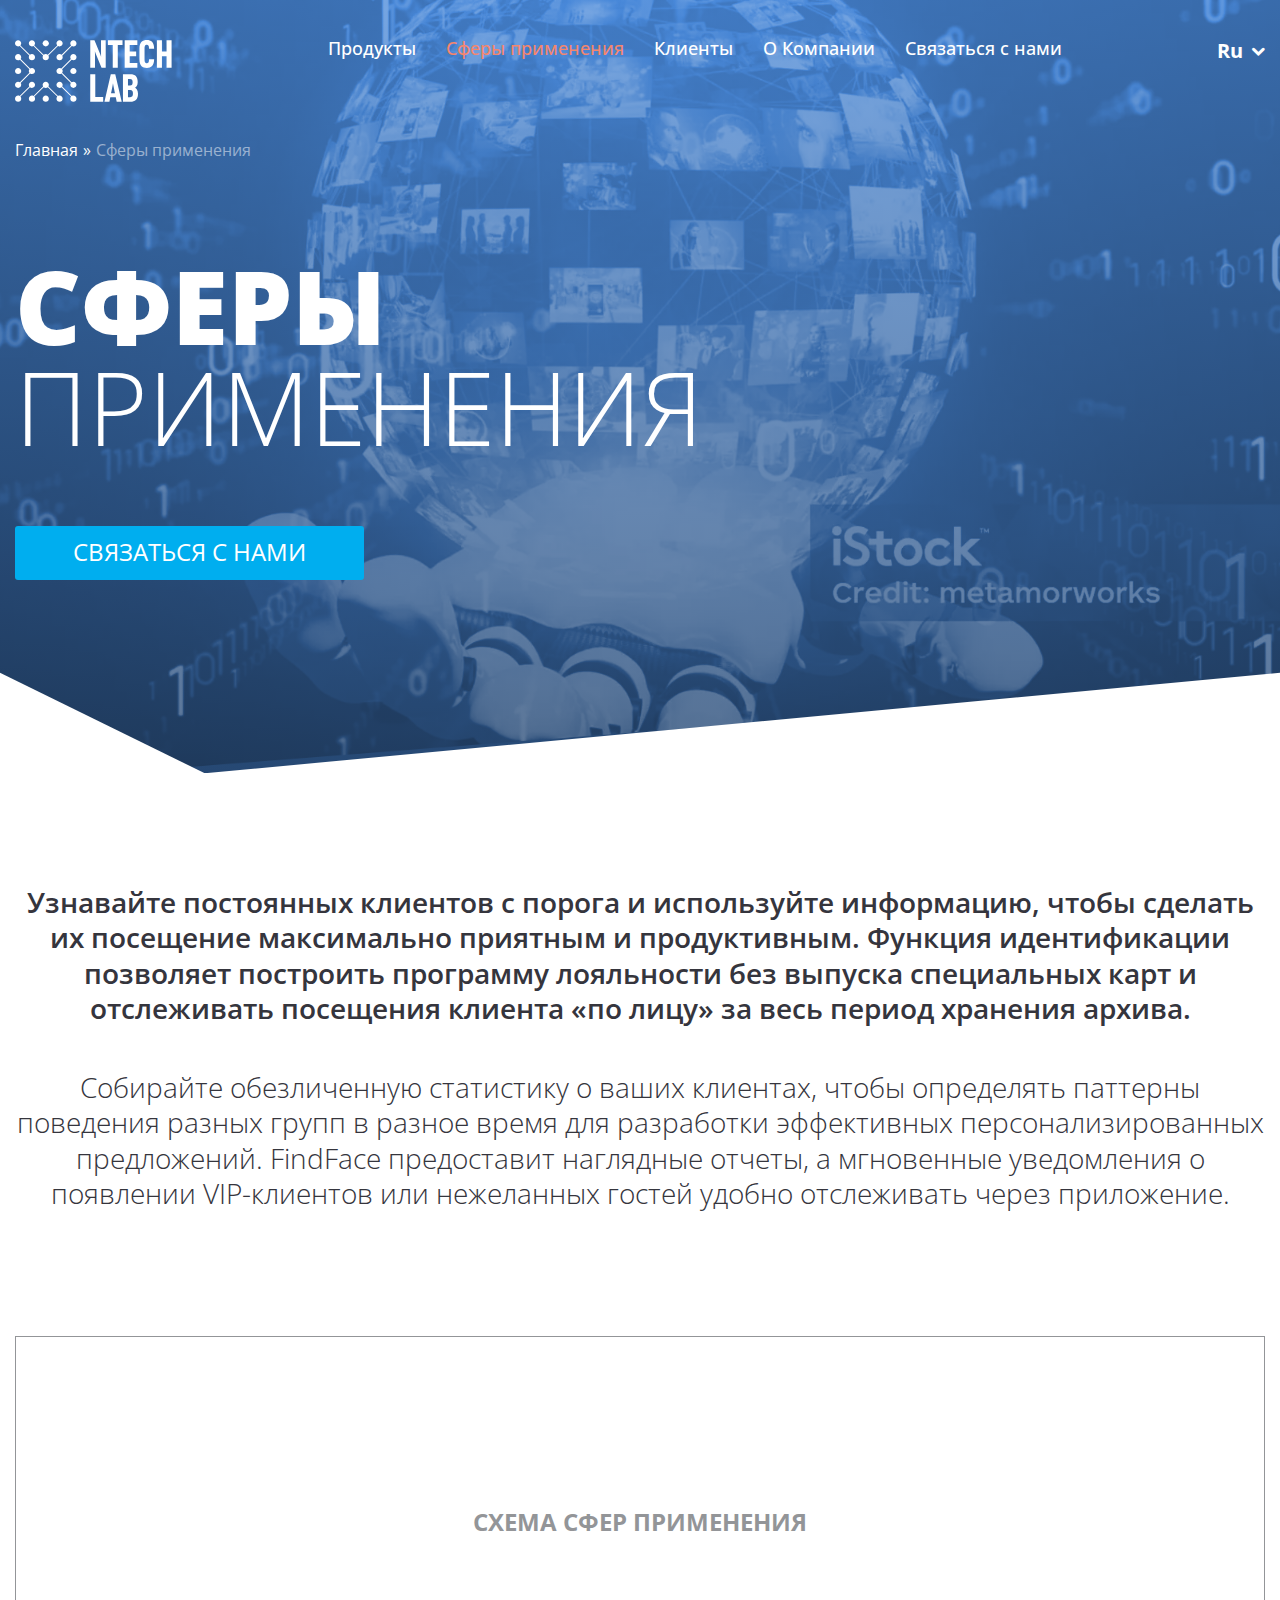
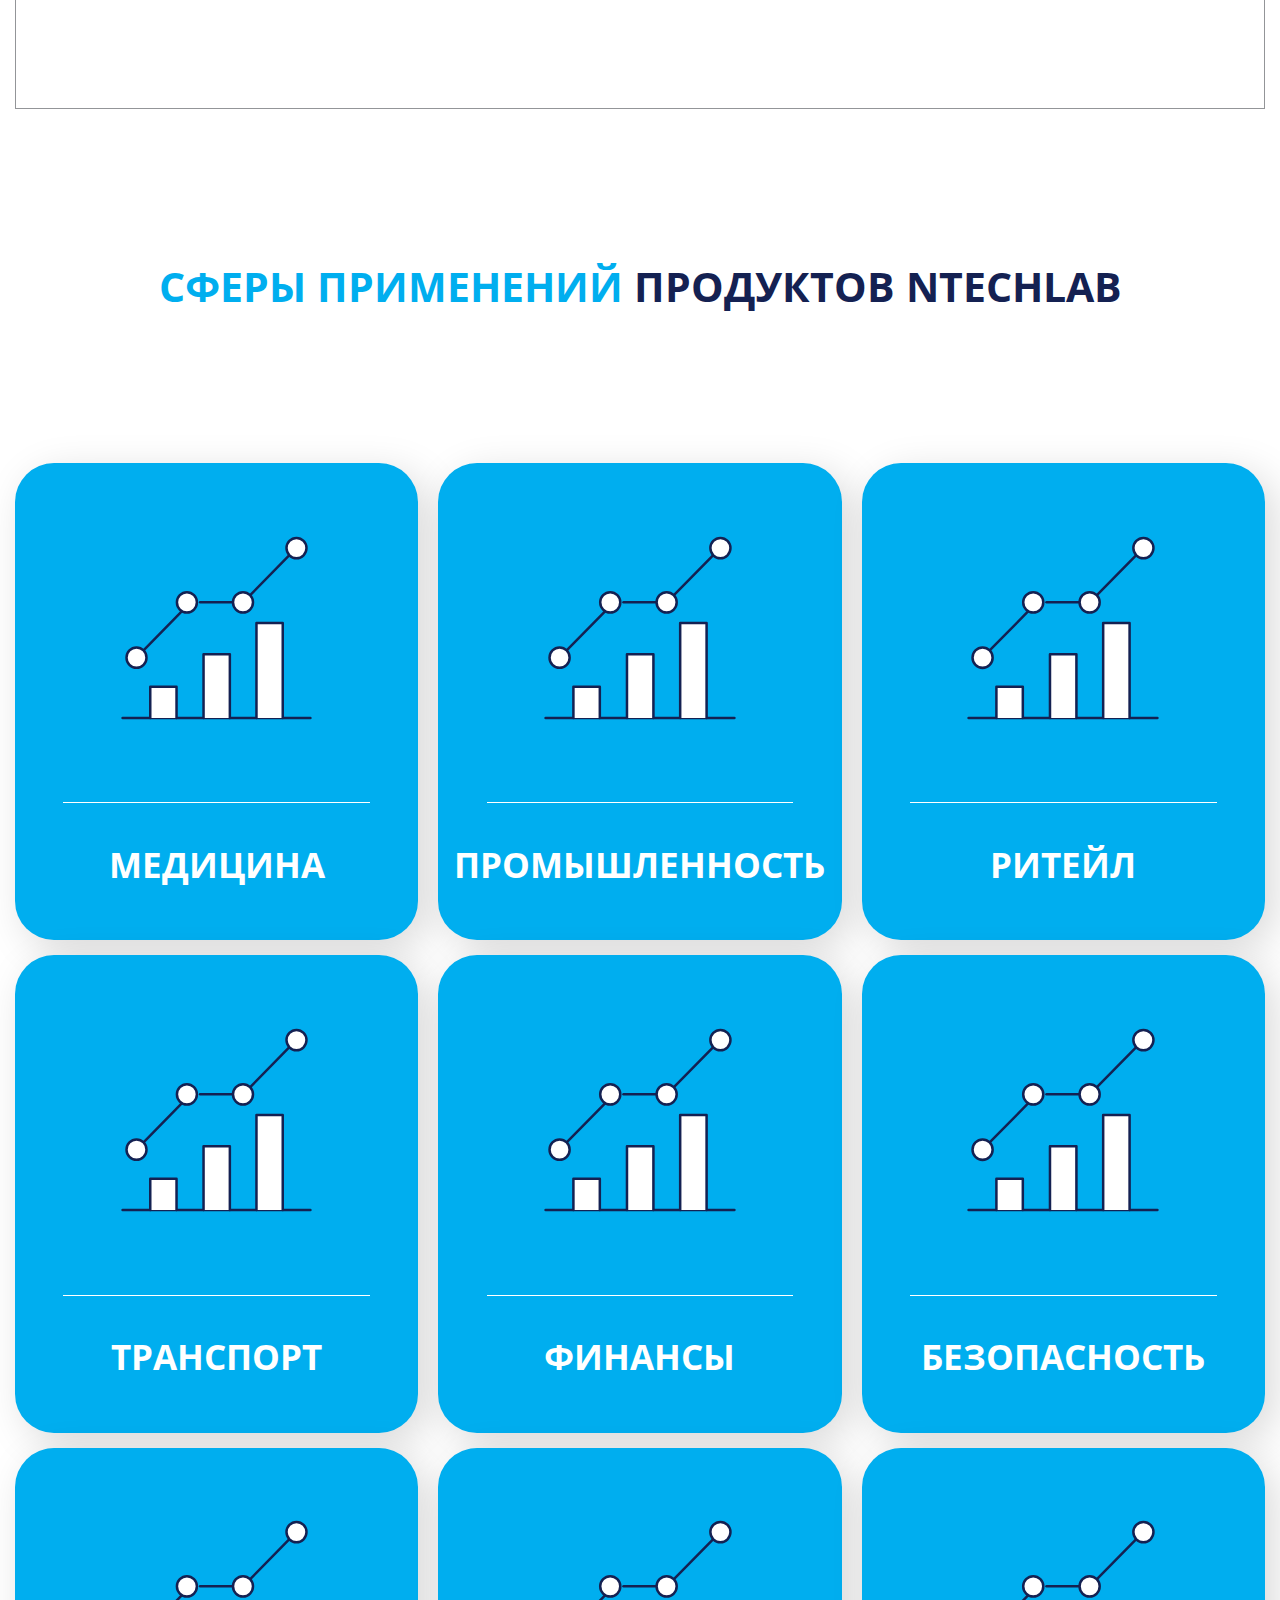
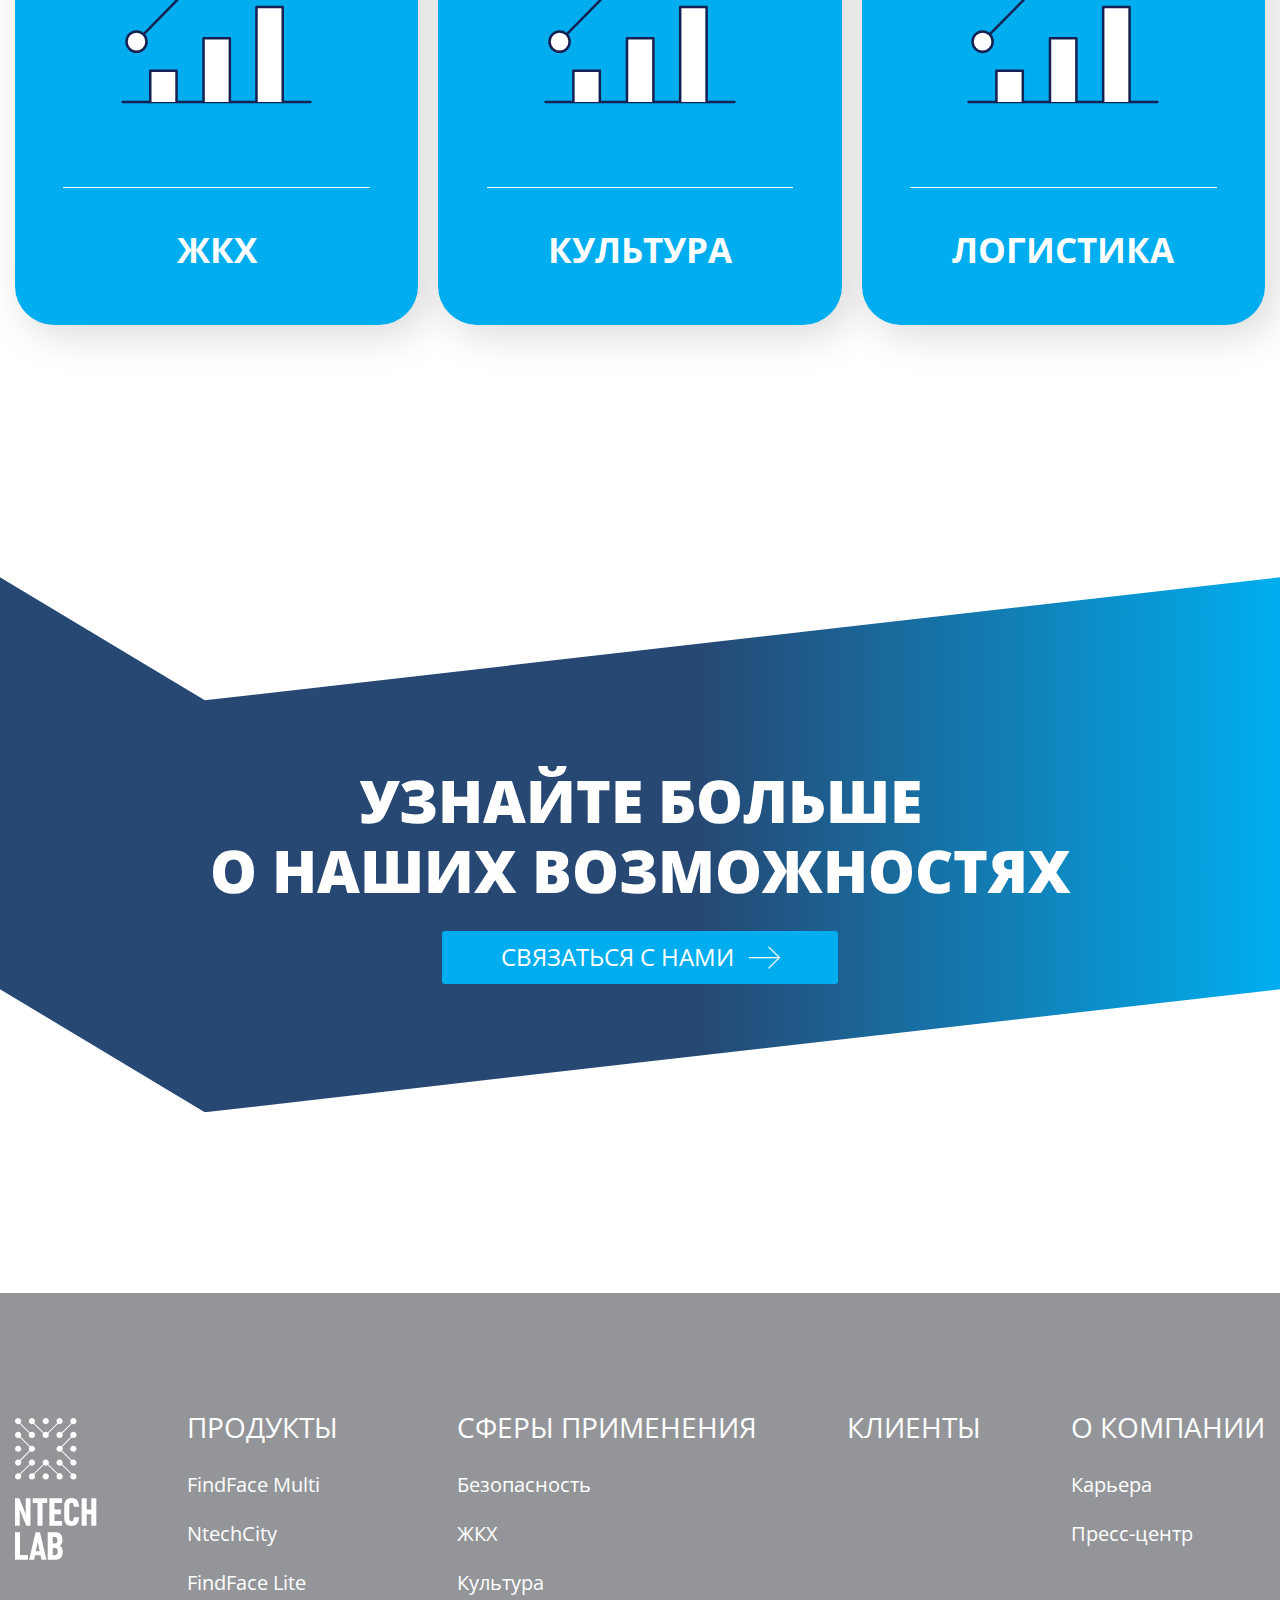
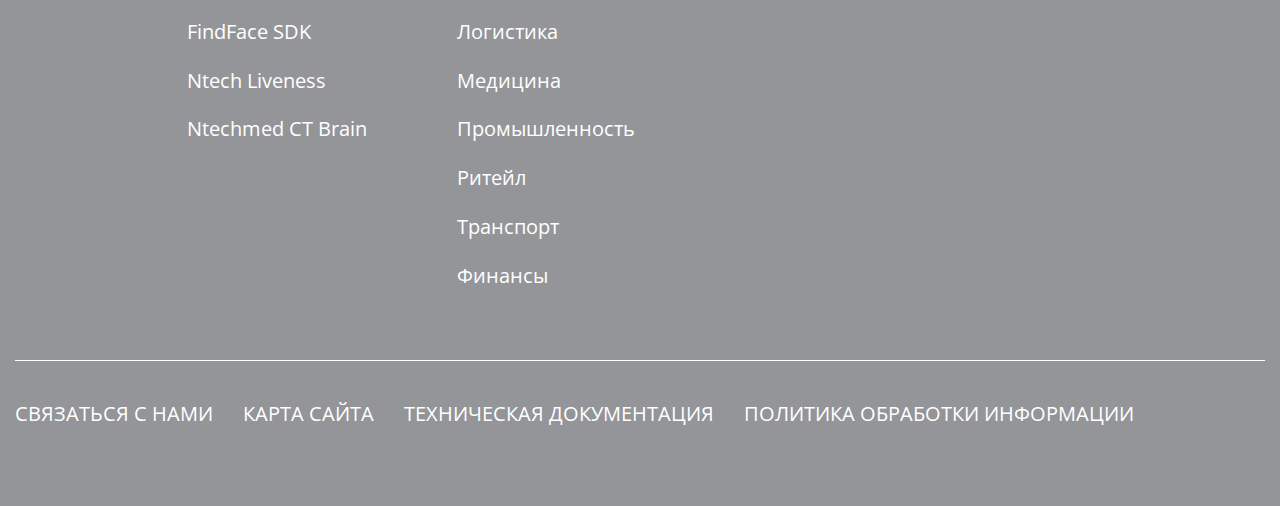
<file: areas.html>
<!DOCTYPE html>
<html lang="ru">

<head>
	<title>Сферы Применения</title>
	<meta charset="UTF-8">
	<meta name="format-detection" content="telephone=no">
	<link rel="stylesheet" href="css/style.min.css?_v=20241113170435">
	<meta name="viewport" content="width=device-width, initial-scale=1.0">
</head>

<body>
	<div class="wrapper">
		<main class="page">
			<header class="main">
				<div class="main__background">
					<picture><source srcset="img/backgrounds/3.webp" type="image/webp"><img src="img/backgrounds/3.png" alt="background"></picture>
					<div class="main__overlay"></div>
					<div class="main__overlay2"></div>
				</div>
				<div class="main__container">
					<div class="header">
						<div class="header__wrapper">
							<a href="index.html" class="header__logo">
								<img src="img/icons/logo.svg" alt="NTECH LAB">
							</a>
							<div class="header__menu menu">
								<button type="button" class="menu__icon icon-menu">
									<span></span>
								</button>
								<nav class="menu__body">
									<ul class="menu__list">
										<li class="menu__item">
											<a href="#" class="menu__link">Продукты</a>
										</li>
										<li class="menu__item">
											<a href="#" class="menu__link _active">Сферы применения</a>
										</li>
										<li class="menu__item">
											<a href="#" class="menu__link">Клиенты</a>
										</li>
										<li class="menu__item">
											<a href="#" class="menu__link">О Компании</a>
										</li>
										<li class="menu__item">
											<a href="#" class="menu__link">Связаться с нами</a>
										</li>
									</ul>
								</nav>
							</div>
							<select name="form[]" class="header__select">
								<option value="ru" selected>Ru</option>
								<option value="en">En</option>
							</select>
						</div>
					</div>
					<div class="main__wrapper">
						<div class="main__breadcrumbs">
							<ul>
								<li class="main__breadcrumbs-link">
									<a href="#">Главная</a>
								</li>
								<li>
									Сферы применения
								</li>
							</ul>
						</div>
						<h1 class="main__title">
							<span>сферы</span> <br>
							применения
						</h1>
						<a href="#" class="main__btn button">связаться с нами</a>
					</div>
				</div>
			</header>
			<div class="page__container">
				<section class="plain-text">
					<p class="plain-text__title">
						Узнавайте постоянных клиентов с порога и используйте информацию, чтобы сделать их посещение
						максимально приятным и
						продуктивным. Функция идентификации позволяет построить программу лояльности без выпуска специальных
						карт и отслеживать
						посещения клиента «по лицу» за весь период хранения архива.
					</p>
					<p class="plain-text__text text">
						Собирайте обезличенную статистику о ваших клиентах, чтобы определять паттерны поведения разных групп в
						разное время для
						разработки эффективных персонализированных предложений. FindFace предоставит наглядные отчеты, а
						мгновенные уведомления
						о появлении VIP-клиентов или нежеланных гостей удобно отслеживать через приложение.
					</p>
				</section>
				<section class="ares-scheme">
					<p class="ares-scheme__text">схема сфер применения</p>
				</section>
				<section class="areas-products">
					<h2 class="areas-products__title title">
						<span>сферы применений</span> продуктов ntechlab
					</h2>
					<div class="areas-products__main">
						<div class="areas-products__card">
							<div class="areas-products__img">
								<img src="img/icons/graph.svg" alt="Graph">
							</div>
							<div class="areas-products__line"></div>
							<p class="areas-products__text">
								медицина
							</p>
						</div>
						<div class="areas-products__card">
							<div class="areas-products__img">
								<img src="img/icons/graph.svg" alt="Graph">
							</div>
							<div class="areas-products__line"></div>
							<p class="areas-products__text">
								промышленность
							</p>
						</div>
						<div class="areas-products__card">
							<div class="areas-products__img">
								<img src="img/icons/graph.svg" alt="Graph">
							</div>
							<div class="areas-products__line"></div>
							<p class="areas-products__text">
								ритейл
							</p>
						</div>
						<div class="areas-products__card">
							<div class="areas-products__img">
								<img src="img/icons/graph.svg" alt="Graph">
							</div>
							<div class="areas-products__line"></div>
							<p class="areas-products__text">
								транспорт
							</p>
						</div>
						<div class="areas-products__card">
							<div class="areas-products__img">
								<img src="img/icons/graph.svg" alt="Graph">
							</div>
							<div class="areas-products__line"></div>
							<p class="areas-products__text">
								финансы
							</p>
						</div>
						<div class="areas-products__card">
							<div class="areas-products__img">
								<img src="img/icons/graph.svg" alt="Graph">
							</div>
							<div class="areas-products__line"></div>
							<p class="areas-products__text">
								безопасность
							</p>
						</div>
						<div class="areas-products__card">
							<div class="areas-products__img">
								<img src="img/icons/graph.svg" alt="Graph">
							</div>
							<div class="areas-products__line"></div>
							<p class="areas-products__text">
								жкх
							</p>
						</div>
						<div class="areas-products__card">
							<div class="areas-products__img">
								<img src="img/icons/graph.svg" alt="Graph">
							</div>
							<div class="areas-products__line"></div>
							<p class="areas-products__text">
								культура
							</p>
						</div>
						<div class="areas-products__card">
							<div class="areas-products__img">
								<img src="img/icons/graph.svg" alt="Graph">
							</div>
							<div class="areas-products__line"></div>
							<p class="areas-products__text">
								логистика
							</p>
						</div>
					</div>
				</section>
			</div>
			<section class="learn-more">
				<div class="lern-more__container">
					<p class="learn-more__title">
						Узнайте больше <br>
						о наших возможностях
					</p>
					<a href="#" class="learn-more__button button _icon-long-arrow">связаться с нами</a>
				</div>
			</section>
		</main>
		<footer class="footer">
			<div class="footer__container">
				<div class="footer__top">
					<a href="index.html" class="footer__logo-block">
						<img src="img/icons/logo-vertical.svg" alt="NTECH LAB">
						<img src="img/icons/logo.svg" alt="NTECH LAB">
					</a>
					<div class="footer__block">
						<p class="footer__subtitle">
							Продукты
						</p>
						<ul class="footer__ul">
							<li class="footer__li">
								<a href="#">FindFace Multi</a>
							</li>
							<li class="footer__li">
								<a href="#">NtechCity</a>
							</li>
							<li class="footer__li">
								<a href="#">FindFace Lite</a>
							</li>
							<li class="footer__li">
								<a href="#">FindFace SDK</a>
							</li>
							<li class="footer__li">
								<a href="#">Ntech Liveness</a>
							</li>
							<li class="footer__li">
								<a href="#">Ntechmed CT Brain</a>
							</li>
						</ul>
					</div>
					<div class="footer__block">
						<p class="footer__subtitle">
							сферы применения
						</p>
						<ul class="footer__ul">
							<li class="footer__li">
								<a href="#">Безопасность</a>
							</li>
							<li class="footer__li">
								<a href="#">ЖКХ</a>
							</li>
							<li class="footer__li">
								<a href="#">Культура</a>
							</li>
							<li class="footer__li">
								<a href="#">Логистика</a>
							</li>
							<li class="footer__li">
								<a href="#">Медицина</a>
							</li>
							<li class="footer__li">
								<a href="#">Промышленность</a>
							</li>
							<li class="footer__li">
								<a href="#">Ритейл</a>
							</li>
							<li class="footer__li">
								<a href="#">Транспорт</a>
							</li>
							<li class="footer__li">
								<a href="#">Финансы</a>
							</li>
						</ul>
					</div>
					<div class="footer__block">
						<p class="footer__subtitle">
							Клиенты
						</p>
					</div>
					<div class="footer__block">
						<p class="footer__subtitle">
							О компании
						</p>
						<ul class="footer__ul">
							<li class="footer__li">
								<a href="#">Карьера</a>
							</li>
							<li class="footer__li">
								<a href="#">Пресс-центр</a>
							</li>
						</ul>
					</div>
				</div>
				<div class="footer__bottom">
					<a href="#" class="footer__bottom-link">
						связаться с нами
					</a>
					<a href="#" class="footer__bottom-link">
						карта сайта
					</a>
					<a href="#" class="footer__bottom-link">
						техническая документация
					</a>
					<a href="#" class="footer__bottom-link">
						политика обработки информации
					</a>
				</div>
			</div>
		</footer>
	</div>
	<script src="js/app.min.js?_v=20241113170435"></script>
</body>

</html>
</file>
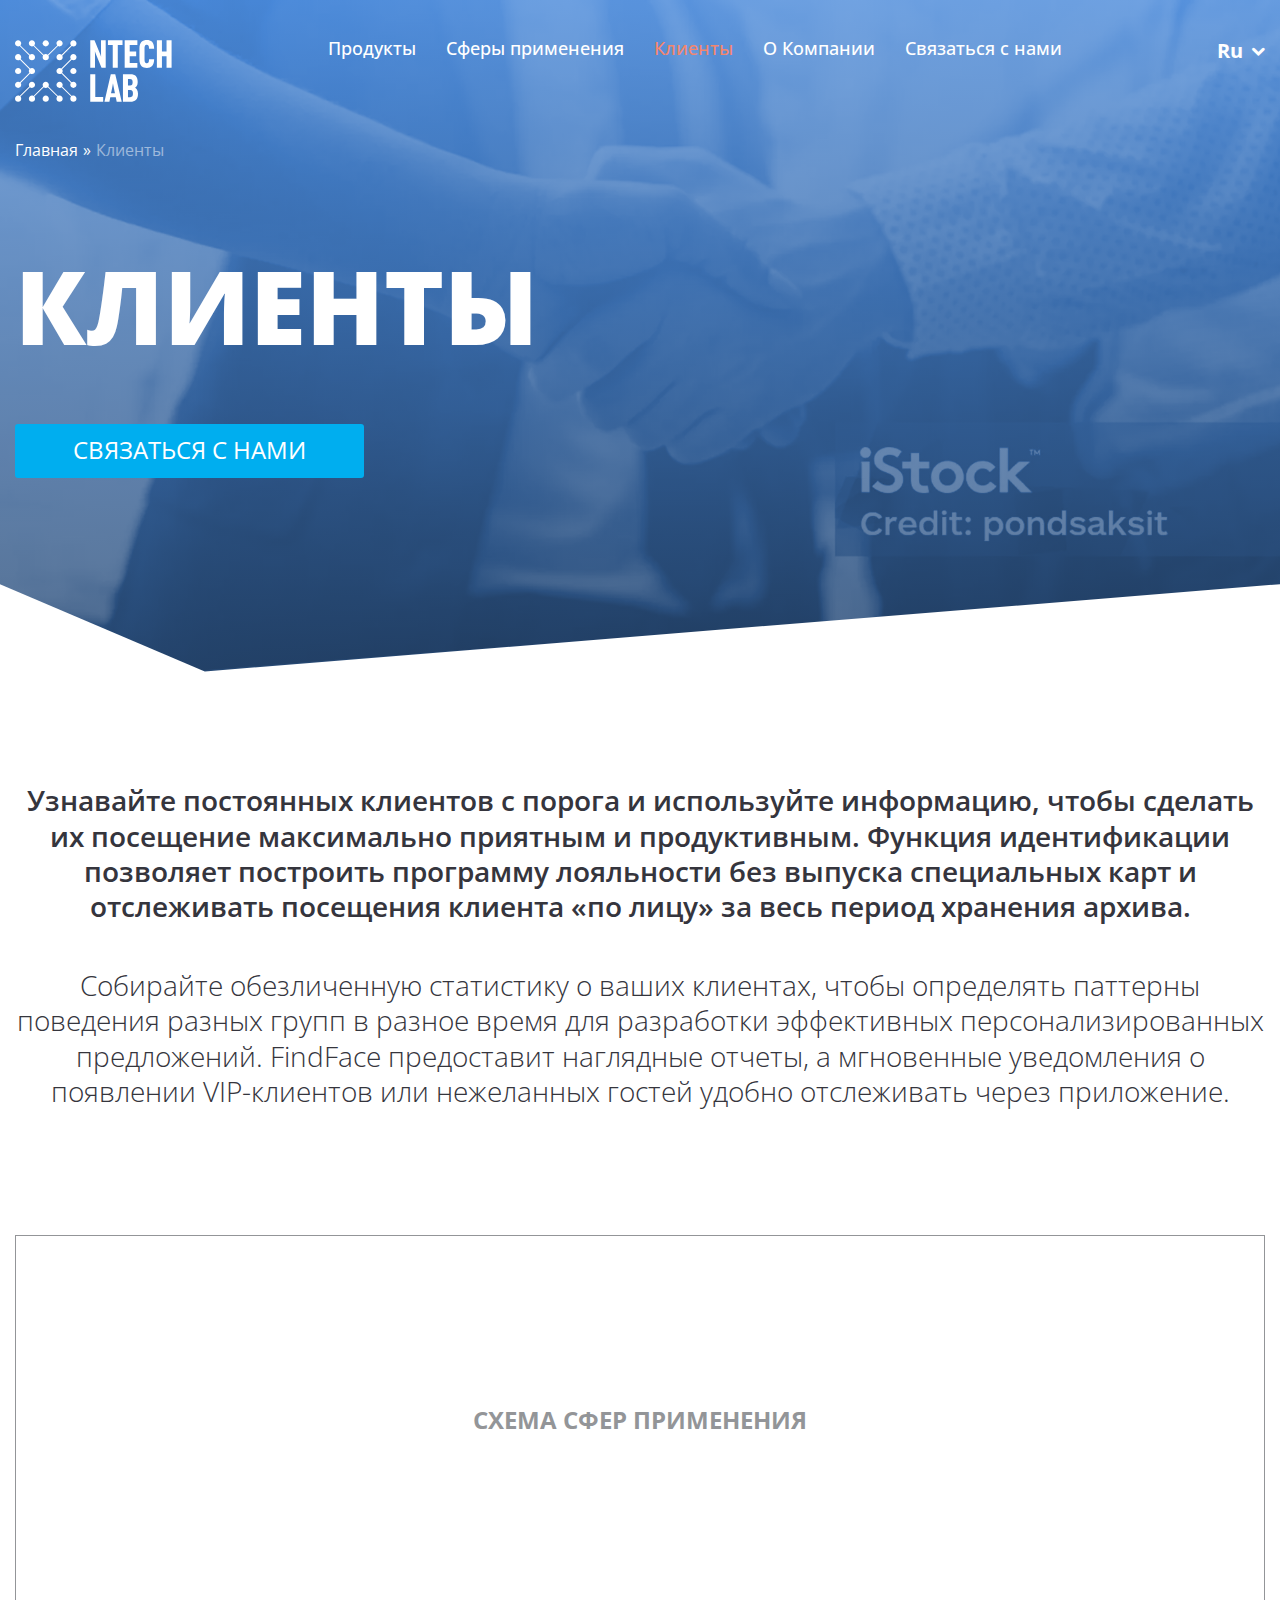
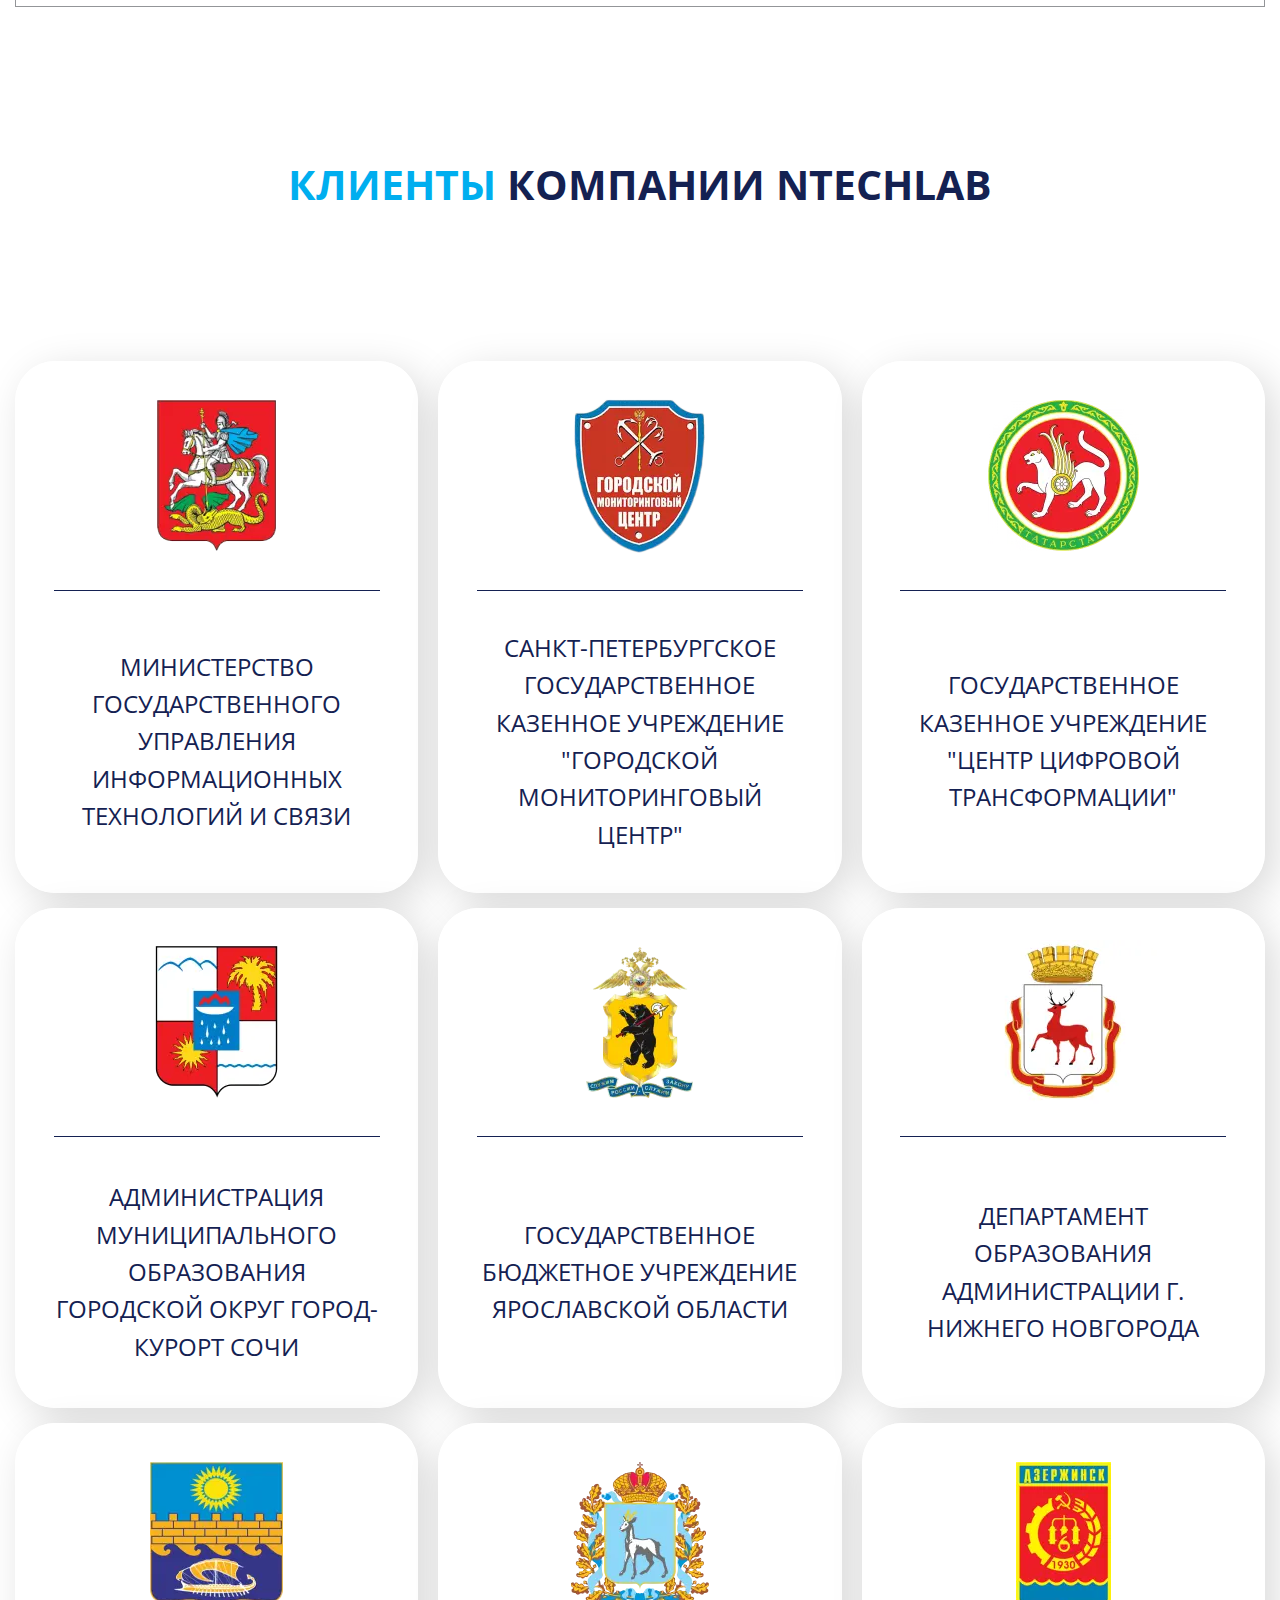
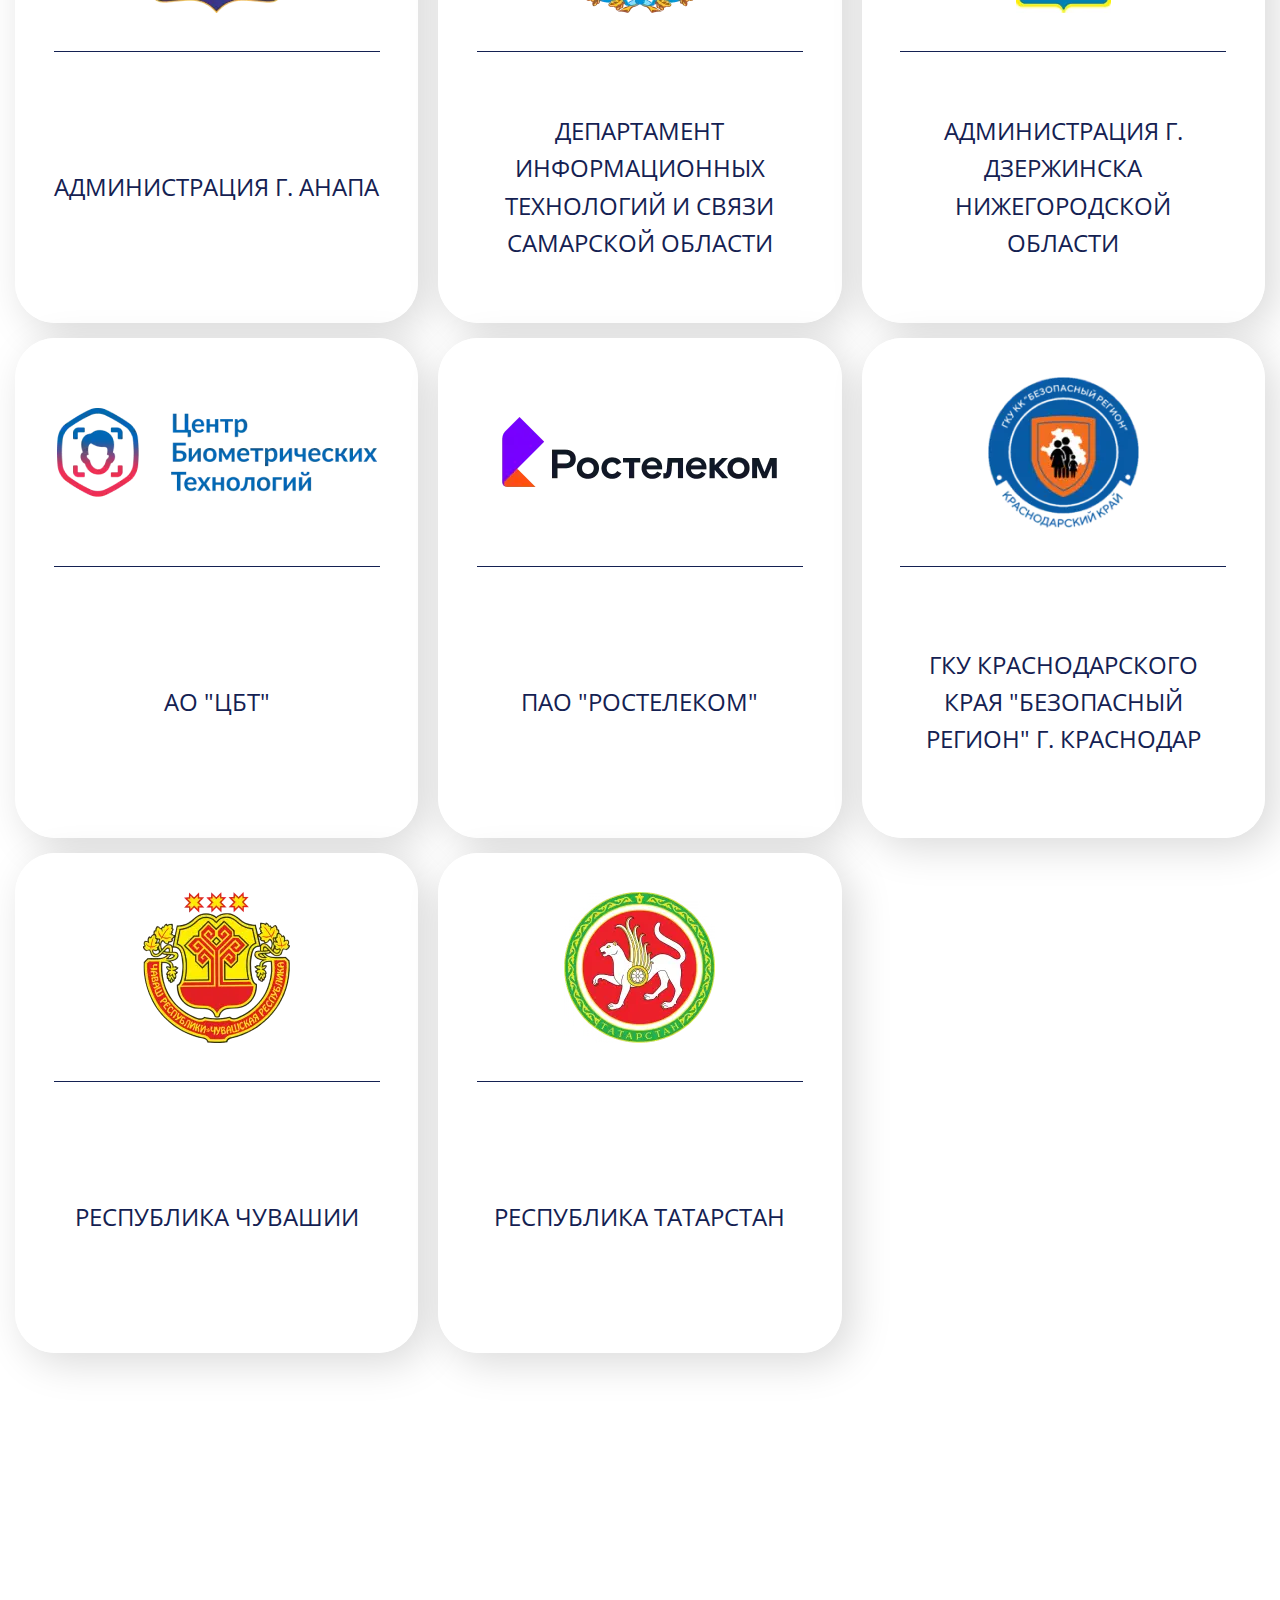
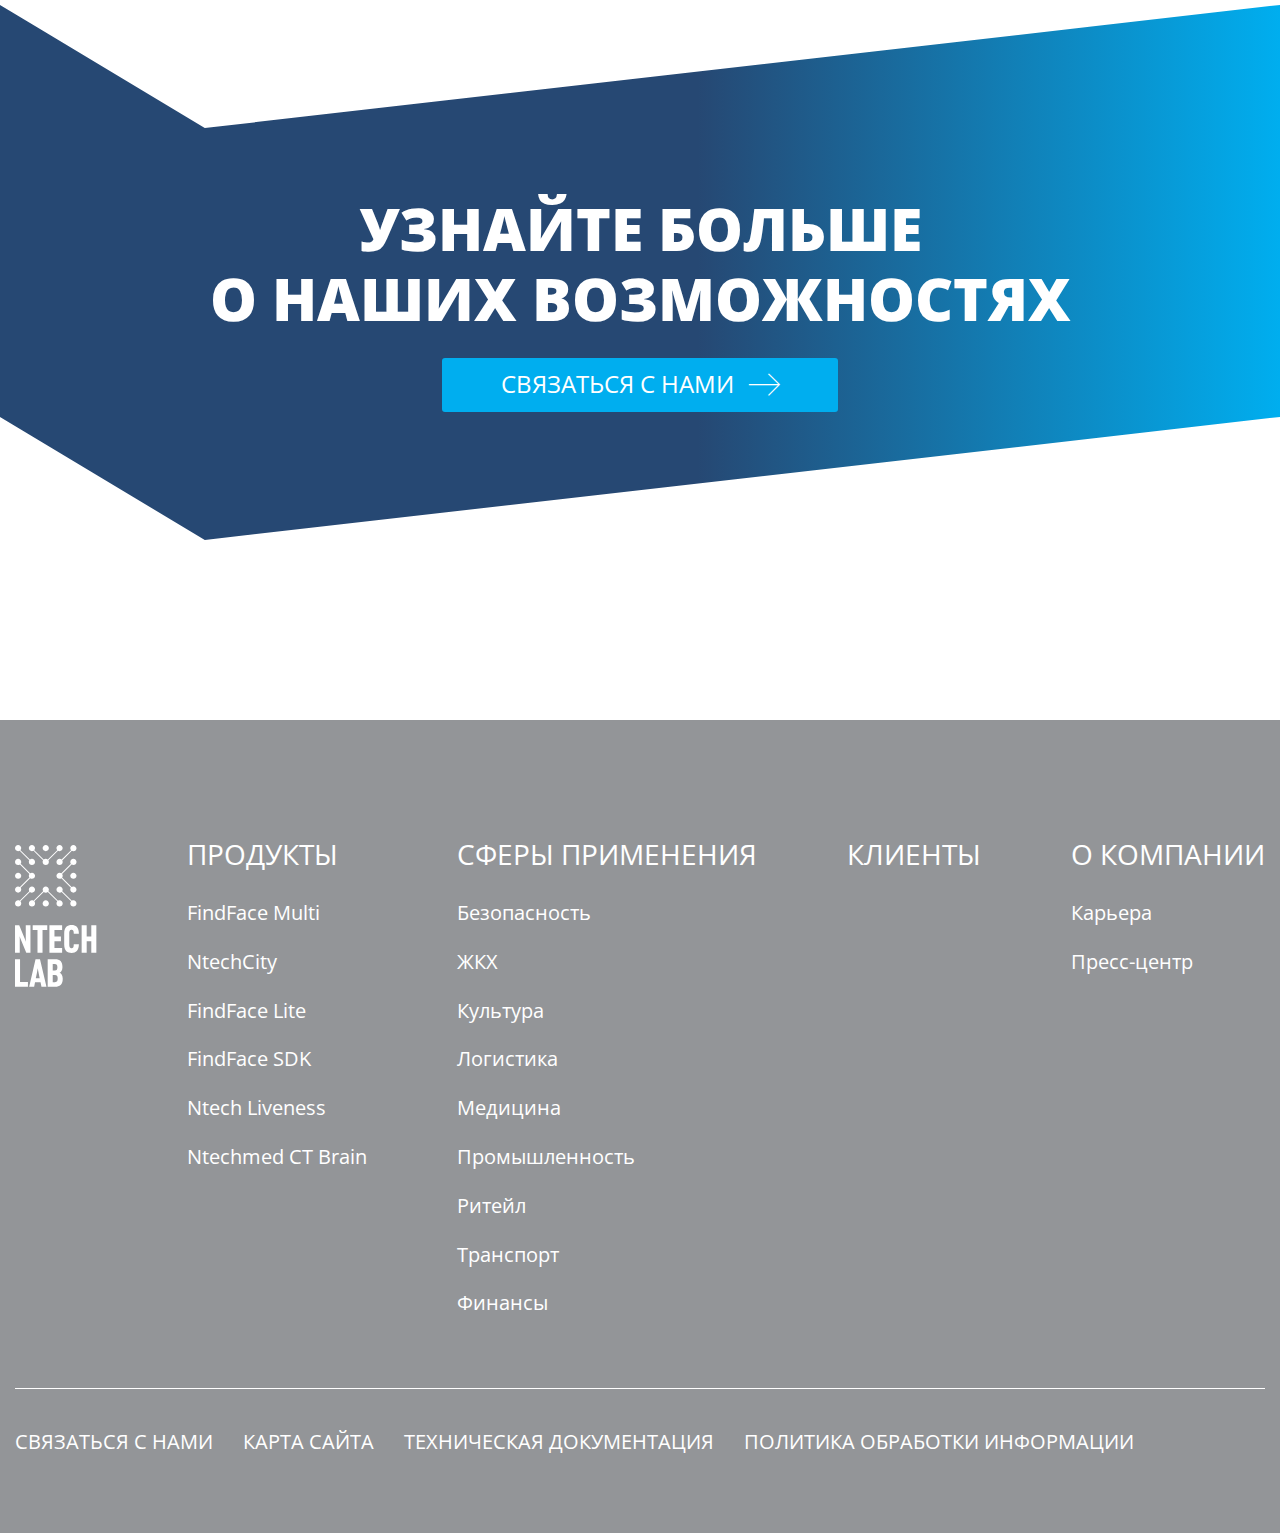
<file: clients.html>
<!DOCTYPE html>
<html lang="ru">

<head>
	<title>Клиенты</title>
	<meta charset="UTF-8">
	<meta name="format-detection" content="telephone=no">
	<link rel="stylesheet" href="css/style.min.css?_v=20241113170435">
	<meta name="viewport" content="width=device-width, initial-scale=1.0">
</head>

<body>
	<div class="wrapper">
		<main class="page">
			<header class="main">
				<div class="main__background">
					<picture><source srcset="img/backgrounds/5.webp" type="image/webp"><img src="img/backgrounds/5.png" alt="background"></picture>
					<div class="main__overlay"></div>
					<div class="main__overlay2"></div>
				</div>
				<div class="main__container">
					<div class="header">
						<div class="header__wrapper">
							<a href="index.html" class="header__logo">
								<img src="img/icons/logo.svg" alt="NTECH LAB">
							</a>
							<div class="header__menu menu">
								<button type="button" class="menu__icon icon-menu">
									<span></span>
								</button>
								<nav class="menu__body">
									<ul class="menu__list">
										<li class="menu__item">
											<a href="#" class="menu__link">Продукты</a>
										</li>
										<li class="menu__item">
											<a href="#" class="menu__link">Сферы применения</a>
										</li>
										<li class="menu__item">
											<a href="#" class="menu__link _active">Клиенты</a>
										</li>
										<li class="menu__item">
											<a href="#" class="menu__link">О Компании</a>
										</li>
										<li class="menu__item">
											<a href="#" class="menu__link">Связаться с нами</a>
										</li>
									</ul>
								</nav>
							</div>
							<select name="form[]" class="header__select">
								<option value="ru" selected>Ru</option>
								<option value="en">En</option>
							</select>
						</div>
					</div>
					<div class="main__wrapper">
						<div class="main__breadcrumbs">
							<ul>
								<li class="main__breadcrumbs-link">
									<a href="#">Главная</a>
								</li>
								<li>
									Клиенты
								</li>
							</ul>
						</div>
						<h1 class="main__title">
							<span>Клиенты</span>
						</h1>
						<a href="#" class="main__btn button">связаться с нами</a>
					</div>
				</div>
			</header>
			<div class="page__container">
				<section class="plain-text">
					<p class="plain-text__title">
						Узнавайте постоянных клиентов с порога и используйте информацию, чтобы сделать их посещение
						максимально приятным и
						продуктивным. Функция идентификации позволяет построить программу лояльности без выпуска специальных
						карт и отслеживать
						посещения клиента «по лицу» за весь период хранения архива.
					</p>
					<p class="plain-text__text text">
						Собирайте обезличенную статистику о ваших клиентах, чтобы определять паттерны поведения разных групп в
						разное время для
						разработки эффективных персонализированных предложений. FindFace предоставит наглядные отчеты, а
						мгновенные уведомления
						о появлении VIP-клиентов или нежеланных гостей удобно отслеживать через приложение.
					</p>
				</section>
				<section class="ares-scheme">
					<p class="ares-scheme__text">схема сфер применения</p>
				</section>
				<section class="clients">
					<h2 class="clients__title title"><span>клиенты</span> компании ntechlab</h2>
					<div class="clients__main">
						<div class="clients__client">
							<div class="clients__wrapper">
								<div class="clients__img"><picture><source srcset="img/clients/1.webp" type="image/webp"><img src="img/clients/1.png" alt="Client"></picture></div>
								<div class="clients__text">
									<p>Министерство государственного управления информационных технологий и связи</p>
								</div>
							</div>
						</div>
						<div class="clients__client">
							<div class="clients__wrapper">
								<div class="clients__img"><picture><source srcset="img/clients/2.webp" type="image/webp"><img src="img/clients/2.png" alt="Client"></picture></div>
								<div class="clients__text">
									<p>Санкт-Петербургское государственное казенное учреждение "Городской мониторинговый центр"
									</p>
								</div>
							</div>
						</div>
						<div class="clients__client">
							<div class="clients__wrapper">
								<div class="clients__img"><picture><source srcset="img/clients/3.webp" type="image/webp"><img src="img/clients/3.png" alt="Client"></picture></div>
								<div class="clients__text">
									<p>Государственное казенное учреждение "Центр цифровой трансформации"</p>
								</div>
							</div>
						</div>
						<div class="clients__client">
							<div class="clients__wrapper">
								<div class="clients__img"><picture><source srcset="img/clients/4.webp" type="image/webp"><img src="img/clients/4.png" alt="Client"></picture></div>
								<div class="clients__text">
									<p>Администрация муниципального образования городской округ город-курорт Сочи</p>
								</div>
							</div>
						</div>
						<div class="clients__client">
							<div class="clients__wrapper">
								<div class="clients__img"><picture><source srcset="img/clients/5.webp" type="image/webp"><img src="img/clients/5.png" alt="Client"></picture></div>
								<div class="clients__text">
									<p>Государственное бюджетное учреждение Ярославской области</p>
								</div>
							</div>
						</div>
						<div class="clients__client">
							<div class="clients__wrapper">
								<div class="clients__img"><picture><source srcset="img/clients/6.webp" type="image/webp"><img src="img/clients/6.png" alt="Client"></picture></div>
								<div class="clients__text">
									<p>Департамент образования администрации г. Нижнего Новгорода</p>
								</div>
							</div>
						</div>
						<div class="clients__client">
							<div class="clients__wrapper">
								<div class="clients__img"><picture><source srcset="img/clients/7.webp" type="image/webp"><img src="img/clients/7.png" alt="Client"></picture></div>
								<div class="clients__text">
									<p>Администрация г. Анапа</p>
								</div>
							</div>
						</div>
						<div class="clients__client">
							<div class="clients__wrapper">
								<div class="clients__img"><picture><source srcset="img/clients/8.webp" type="image/webp"><img src="img/clients/8.png" alt="Client"></picture></div>
								<div class="clients__text">
									<p>Департамент информационных технологий и связи Самарской области</p>
								</div>
							</div>
						</div>
						<div class="clients__client">
							<div class="clients__wrapper">
								<div class="clients__img"><picture><source srcset="img/clients/9.webp" type="image/webp"><img src="img/clients/9.png" alt="Client"></picture></div>
								<div class="clients__text">
									<p>Администрация г. Дзержинска Нижегородской области</p>
								</div>
							</div>
						</div>
						<div class="clients__client">
							<div class="clients__wrapper">
								<div class="clients__img"><picture><source srcset="img/clients/10.webp" type="image/webp"><img src="img/clients/10.png" alt="Client"></picture></div>
								<div class="clients__text">
									<p>АО "ЦБТ"</p>
								</div>
							</div>
						</div>
						<div class="clients__client">
							<div class="clients__wrapper">
								<div class="clients__img"><picture><source srcset="img/clients/11.webp" type="image/webp"><img src="img/clients/11.png" alt="Client"></picture></div>
								<div class="clients__text">
									<p>ПАО "Ростелеком"</p>
								</div>
							</div>
						</div>
						<div class="clients__client">
							<div class="clients__wrapper">
								<div class="clients__img"><picture><source srcset="img/clients/12.webp" type="image/webp"><img src="img/clients/12.png" alt="Client"></picture></div>
								<div class="clients__text">
									<p>ГКУ Краснодарского Края "Безопасный Регион" г. Краснодар</p>
								</div>
							</div>
						</div>
						<div class="clients__client">
							<div class="clients__wrapper">
								<div class="clients__img"><picture><source srcset="img/clients/13.webp" type="image/webp"><img src="img/clients/13.png" alt="Client"></picture></div>
								<div class="clients__text">
									<p>Республика Чувашии</p>
								</div>
							</div>
						</div>
						<div class="clients__client">
							<div class="clients__wrapper">
								<div class="clients__img"><picture><source srcset="img/clients/14.webp" type="image/webp"><img src="img/clients/14.png" alt="Client"></picture></div>
								<div class="clients__text">
									<p>Республика Татарстан</p>
								</div>
							</div>
						</div>
					</div>
				</section>
			</div>
			<section class="learn-more">
				<div class="lern-more__container">
					<p class="learn-more__title">
						Узнайте больше <br>
						о наших возможностях
					</p>
					<a href="#" class="learn-more__button button _icon-long-arrow">связаться с нами</a>
				</div>
			</section>
		</main>
		<footer class="footer">
			<div class="footer__container">
				<div class="footer__top">
					<a href="index.html" class="footer__logo-block">
						<img src="img/icons/logo-vertical.svg" alt="NTECH LAB">
						<img src="img/icons/logo.svg" alt="NTECH LAB">
					</a>
					<div class="footer__block">
						<p class="footer__subtitle">
							Продукты
						</p>
						<ul class="footer__ul">
							<li class="footer__li">
								<a href="#">FindFace Multi</a>
							</li>
							<li class="footer__li">
								<a href="#">NtechCity</a>
							</li>
							<li class="footer__li">
								<a href="#">FindFace Lite</a>
							</li>
							<li class="footer__li">
								<a href="#">FindFace SDK</a>
							</li>
							<li class="footer__li">
								<a href="#">Ntech Liveness</a>
							</li>
							<li class="footer__li">
								<a href="#">Ntechmed CT Brain</a>
							</li>
						</ul>
					</div>
					<div class="footer__block">
						<p class="footer__subtitle">
							сферы применения
						</p>
						<ul class="footer__ul">
							<li class="footer__li">
								<a href="#">Безопасность</a>
							</li>
							<li class="footer__li">
								<a href="#">ЖКХ</a>
							</li>
							<li class="footer__li">
								<a href="#">Культура</a>
							</li>
							<li class="footer__li">
								<a href="#">Логистика</a>
							</li>
							<li class="footer__li">
								<a href="#">Медицина</a>
							</li>
							<li class="footer__li">
								<a href="#">Промышленность</a>
							</li>
							<li class="footer__li">
								<a href="#">Ритейл</a>
							</li>
							<li class="footer__li">
								<a href="#">Транспорт</a>
							</li>
							<li class="footer__li">
								<a href="#">Финансы</a>
							</li>
						</ul>
					</div>
					<div class="footer__block">
						<p class="footer__subtitle">
							Клиенты
						</p>
					</div>
					<div class="footer__block">
						<p class="footer__subtitle">
							О компании
						</p>
						<ul class="footer__ul">
							<li class="footer__li">
								<a href="#">Карьера</a>
							</li>
							<li class="footer__li">
								<a href="#">Пресс-центр</a>
							</li>
						</ul>
					</div>
				</div>
				<div class="footer__bottom">
					<a href="#" class="footer__bottom-link">
						связаться с нами
					</a>
					<a href="#" class="footer__bottom-link">
						карта сайта
					</a>
					<a href="#" class="footer__bottom-link">
						техническая документация
					</a>
					<a href="#" class="footer__bottom-link">
						политика обработки информации
					</a>
				</div>
			</div>
		</footer>
	</div>
	<script src="js/app.min.js?_v=20241113170435"></script>
</body>

</html>
</file>
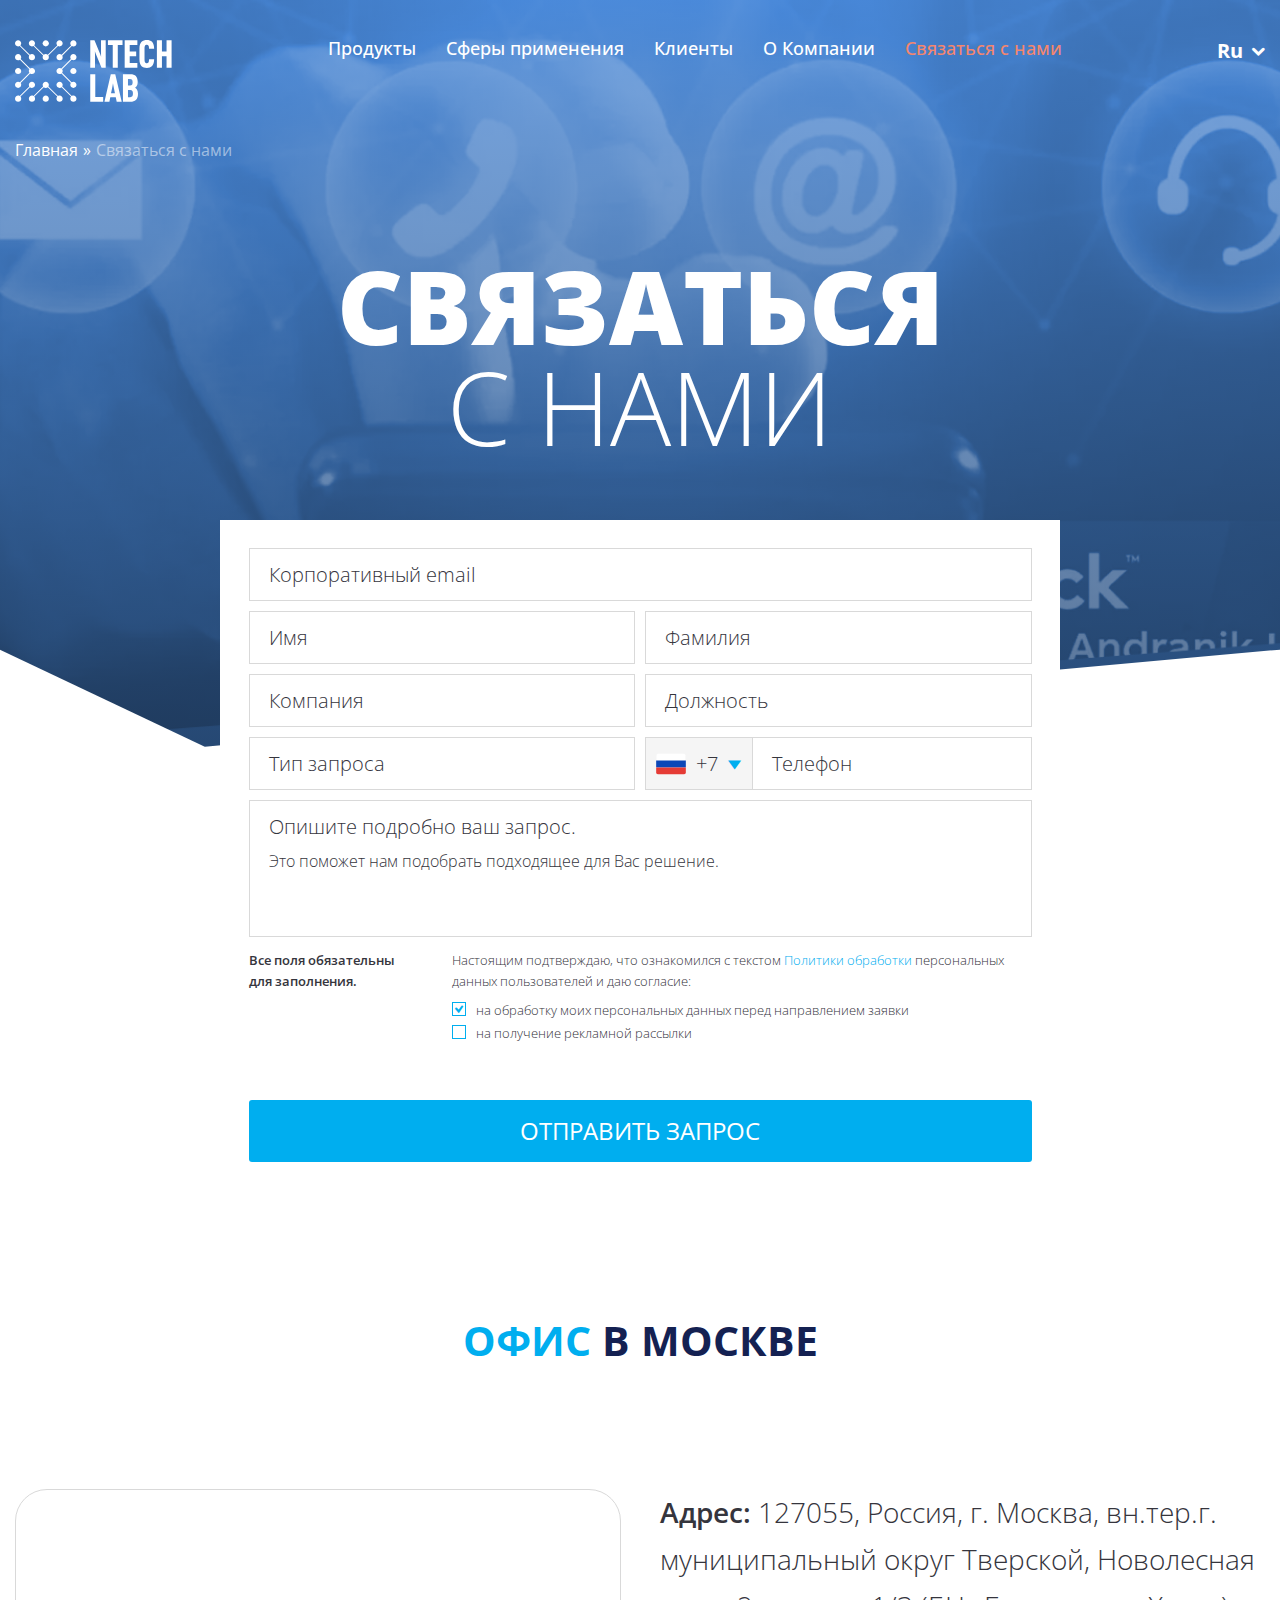
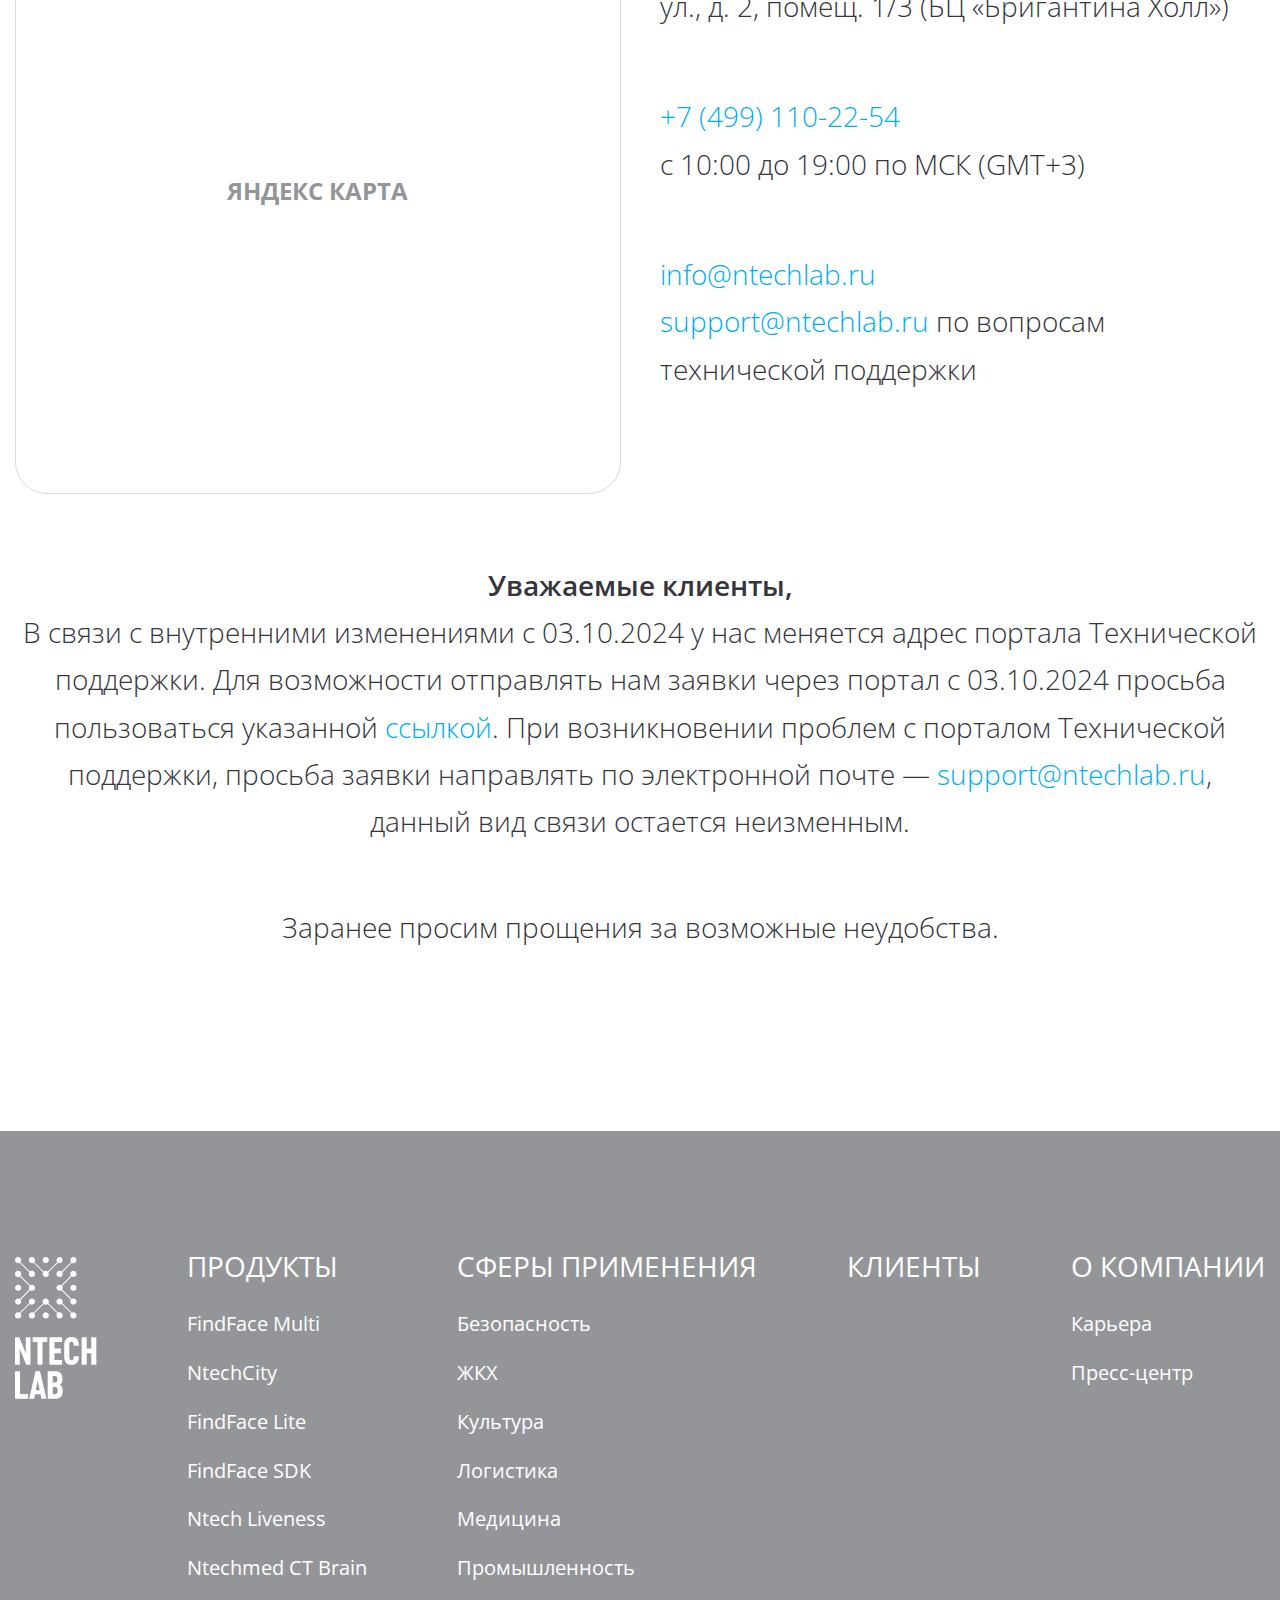
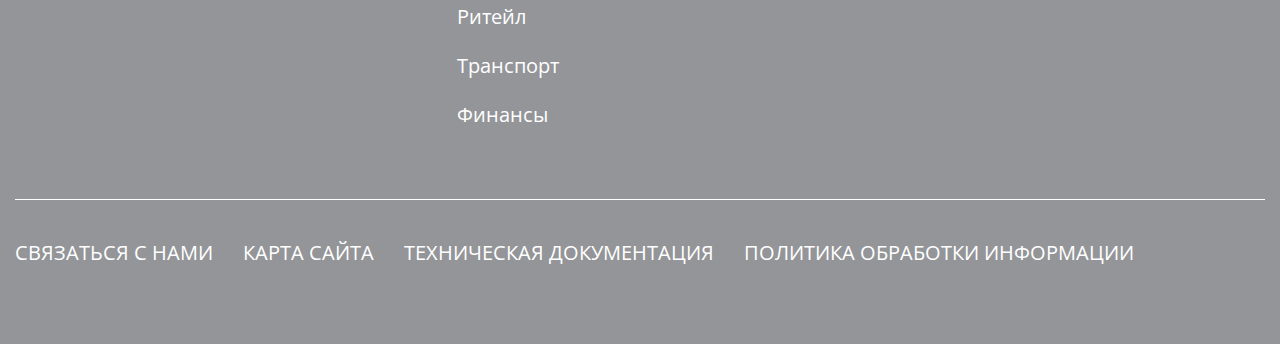
<file: contactUs.html>
<!DOCTYPE html>
<html lang="ru">

<head>
	<title>Связаться с нами</title>
	<meta charset="UTF-8">
	<meta name="format-detection" content="telephone=no">
	<link rel="stylesheet" href="css/style.min.css?_v=20241113170435">
	<meta name="viewport" content="width=device-width, initial-scale=1.0">
</head>

<body>
	<div class="wrapper">
		<main class="page">
			<header class="main main--contact-us">
				<div class="main__background">
					<picture><source srcset="img/backgrounds/7.webp" type="image/webp"><img src="img/backgrounds/7.png" alt="background"></picture>
					<div class="main__overlay"></div>
					<div class="main__overlay2"></div>
				</div>
				<div class="main__container">
					<div class="header">
						<div class="header__wrapper">
							<a href="index.html" class="header__logo">
								<img src="img/icons/logo.svg" alt="NTECH LAB">
							</a>
							<div class="header__menu menu">
								<button type="button" class="menu__icon icon-menu">
									<span></span>
								</button>
								<nav class="menu__body">
									<ul class="menu__list">
										<li class="menu__item">
											<a href="#" class="menu__link">Продукты</a>
										</li>
										<li class="menu__item">
											<a href="#" class="menu__link">Сферы применения</a>
										</li>
										<li class="menu__item">
											<a href="#" class="menu__link">Клиенты</a>
										</li>
										<li class="menu__item">
											<a href="#" class="menu__link">О Компании</a>
										</li>
										<li class="menu__item">
											<a href="#" class="menu__link _active">Связаться с нами</a>
										</li>
									</ul>
								</nav>
							</div>
							<select name="form[]" class="header__select">
								<option value="ru" selected>Ru</option>
								<option value="en">En</option>
							</select>
						</div>
					</div>
					<div class="main__wrapper">
						<div class="main__breadcrumbs">
							<ul>
								<li class="main__breadcrumbs-link">
									<a href="#">Главная</a>
								</li>
								<li>
									Связаться с нами
								</li>
							</ul>
						</div>
						<h1 class="main__title">
							<span>Связаться</span> <br>
							с нами
						</h1>
					</div>
				</div>
			</header>
			<div class="page__container">
				<section class="contact-form">
					<form action="#" class="contact-form__form form">
						<div class="form__line">
							<div class="form__input-block">
								<input autocomplete="off" type="email" name="form[]" data-required="email" data-validate data-error class="form__input">
								<p class="form__placeholder">
									Корпоративный email
								</p>
							</div>
						</div>
						<div class="form__line">
							<div class="form__input-block">
								<input autocomplete="off" type="text" name="form[]" data-required data-validate data-error class="form__input">
								<p class="form__placeholder">
									Имя
								</p>
							</div>
							<div class="form__input-block">
								<input autocomplete="off" type="text" name="form[]" data-required data-validate data-error class="form__input">
								<p class="form__placeholder">
									Фамилия
								</p>
							</div>
						</div>
						<div class="form__line">
							<div class="form__input-block">
								<input autocomplete="off" type="text" name="form[]" data-required data-validate data-error class="form__input">
								<p class="form__placeholder">
									Компания
								</p>
							</div>
							<div class="form__input-block">
								<input autocomplete="off" type="text" name="form[]" data-required data-validate data-error class="form__input">
								<p class="form__placeholder">
									Должность
								</p>
							</div>
						</div>
						<div class="form__line">
							<div class="form__input-block">
								<input autocomplete="off" type="text" name="form[]" data-required data-validate data-error class="form__input">
								<p class="form__placeholder">
									Тип запроса
								</p>
							</div>
							<div class="form__phone-block">
								<select name="form[]" class="form__phone-select">
									<option value="+7" selected data-asset="img/icons/flags/ru.svg">+7</option>
									<option value="+1" data-asset="img/icons/flags/en.svg">+1</option>
								</select>
								<div class="form__input-block">
									<input autocomplete="off" type="text" name="form[]" data-required data-validate data-error class="form__input phone-input">
									<p class="form__placeholder">
										Телефон
									</p>
								</div>
							</div>
						</div>
						<div class="form__line">
							<div class="form__input-block">
								<textarea autocomplete="off" type="text" name="form[]" data-required data-validate data-error class="form__input form__input--ta" value=""></textarea>
								<p class="form__placeholder">
									Опишите подробно ваш запрос. <br> <span>Это поможет нам подобрать подходящее для Вас
										решение.</span>
								</p>
							</div>
						</div>
						<div class="form__chk-block">
							<div class="form__chk-left">
								<p>
									Все поля обязательны для заполнения.
								</p>
							</div>
							<div class="form__chk-right">
								<p>
									Настоящим подтверждаю, что ознакомился с текстом <a href="#" target="_blank">Политики
										обработки</a> персональных данных пользователей и даю согласие:
								</p>
								<div class="checkbox">
									<label class="checkbox__label">
										<input data-error="" checked class="checkbox__input" data-required type="checkbox" value="1" name="form[]">
										<span class="checkbox__text">
											на обработку моих персональных данных перед направлением заявки
										</span>
									</label>
									<label class="checkbox__label">
										<input data-error="" class="checkbox__input" data-required type="checkbox" value="2" name="form[]">
										<span class="checkbox__text">
											на получение рекламной рассылки
										</span>
									</label>
								</div>
							</div>
						</div>
						<button class="form__btn button">отправить запрос</button>
					</form>
				</section>
				<section class="office">
					<h2 class="office__title title">
						<span>офис</span> в москве
					</h2>
					<div class="office__main">
						<div class="office__map">
							<p>Яндекс карта</p>
						</div>
						<div class="office__info">
							<p class="office__info-block">
								<span>Адрес:</span> 127055, Россия, г. Москва, вн.тер.г. муниципальный округ Тверской,
								Новолесная ул., д. 2, помещ. 1/3 (БЦ
								«Бригантина Холл»)
							</p>
							<p class="office__info-block">
								<a href="tel:+74991102254">+7 (499) 110-22-54</a> <br> с 10:00 до 19:00 по МСК (GMT+3)
							</p>
							<p class="office__info-block">
								<a href="mailto:info@ntechlab.ru">info@ntechlab.ru</a> <br>
								<a href="mailto:support@ntechlab.ru">support@ntechlab.ru</a> по вопросам технической поддержки
							</p>
						</div>
					</div>
					<div class="office__to-clients">
						<p>
							<span>Уважаемые клиенты,</span> <br>
							В связи с внутренними изменениями с 03.10.2024 у нас меняется адрес портала Технической поддержки.
							Для возможности
							отправлять нам заявки через портал с 03.10.2024 просьба пользоваться указанной <a href="#">ссылкой</a>. При возникновении проблем с
							порталом Технической поддержки, просьба заявки направлять по электронной почте — <a href="mailto:support@ntechlab.ru">support@ntechlab.ru</a>, данный вид связи
							остается неизменным.
						</p>
						<p>
							Заранее просим прощения за возможные неудобства.
						</p>
					</div>
				</section>
			</div>
		</main>
		<footer class="footer">
			<div class="footer__container">
				<div class="footer__top">
					<a href="index.html" class="footer__logo-block">
						<img src="img/icons/logo-vertical.svg" alt="NTECH LAB">
						<img src="img/icons/logo.svg" alt="NTECH LAB">
					</a>
					<div class="footer__block">
						<p class="footer__subtitle">
							Продукты
						</p>
						<ul class="footer__ul">
							<li class="footer__li">
								<a href="#">FindFace Multi</a>
							</li>
							<li class="footer__li">
								<a href="#">NtechCity</a>
							</li>
							<li class="footer__li">
								<a href="#">FindFace Lite</a>
							</li>
							<li class="footer__li">
								<a href="#">FindFace SDK</a>
							</li>
							<li class="footer__li">
								<a href="#">Ntech Liveness</a>
							</li>
							<li class="footer__li">
								<a href="#">Ntechmed CT Brain</a>
							</li>
						</ul>
					</div>
					<div class="footer__block">
						<p class="footer__subtitle">
							сферы применения
						</p>
						<ul class="footer__ul">
							<li class="footer__li">
								<a href="#">Безопасность</a>
							</li>
							<li class="footer__li">
								<a href="#">ЖКХ</a>
							</li>
							<li class="footer__li">
								<a href="#">Культура</a>
							</li>
							<li class="footer__li">
								<a href="#">Логистика</a>
							</li>
							<li class="footer__li">
								<a href="#">Медицина</a>
							</li>
							<li class="footer__li">
								<a href="#">Промышленность</a>
							</li>
							<li class="footer__li">
								<a href="#">Ритейл</a>
							</li>
							<li class="footer__li">
								<a href="#">Транспорт</a>
							</li>
							<li class="footer__li">
								<a href="#">Финансы</a>
							</li>
						</ul>
					</div>
					<div class="footer__block">
						<p class="footer__subtitle">
							Клиенты
						</p>
					</div>
					<div class="footer__block">
						<p class="footer__subtitle">
							О компании
						</p>
						<ul class="footer__ul">
							<li class="footer__li">
								<a href="#">Карьера</a>
							</li>
							<li class="footer__li">
								<a href="#">Пресс-центр</a>
							</li>
						</ul>
					</div>
				</div>
				<div class="footer__bottom">
					<a href="#" class="footer__bottom-link">
						связаться с нами
					</a>
					<a href="#" class="footer__bottom-link">
						карта сайта
					</a>
					<a href="#" class="footer__bottom-link">
						техническая документация
					</a>
					<a href="#" class="footer__bottom-link">
						политика обработки информации
					</a>
				</div>
			</div>
		</footer>
	</div>
	<script src="js/app.min.js?_v=20241113170435"></script>
</body>

</html>
</file>
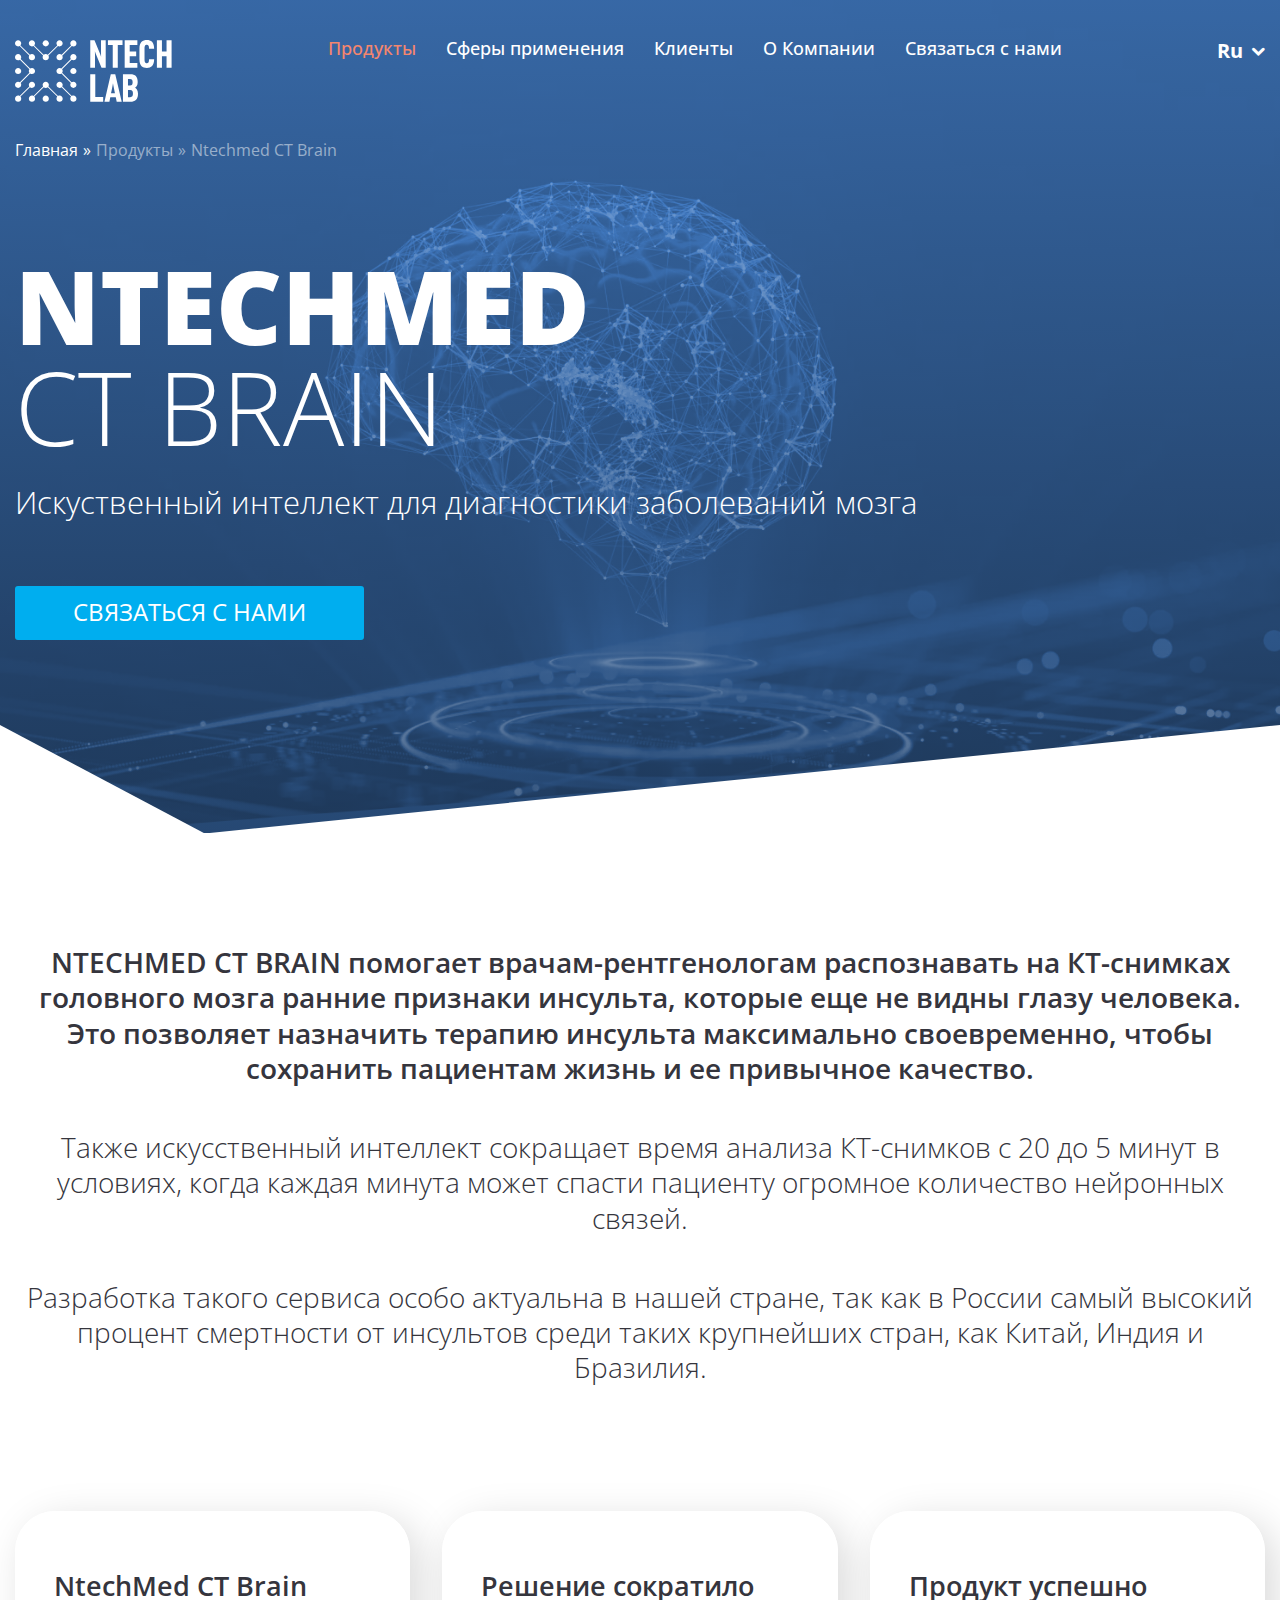
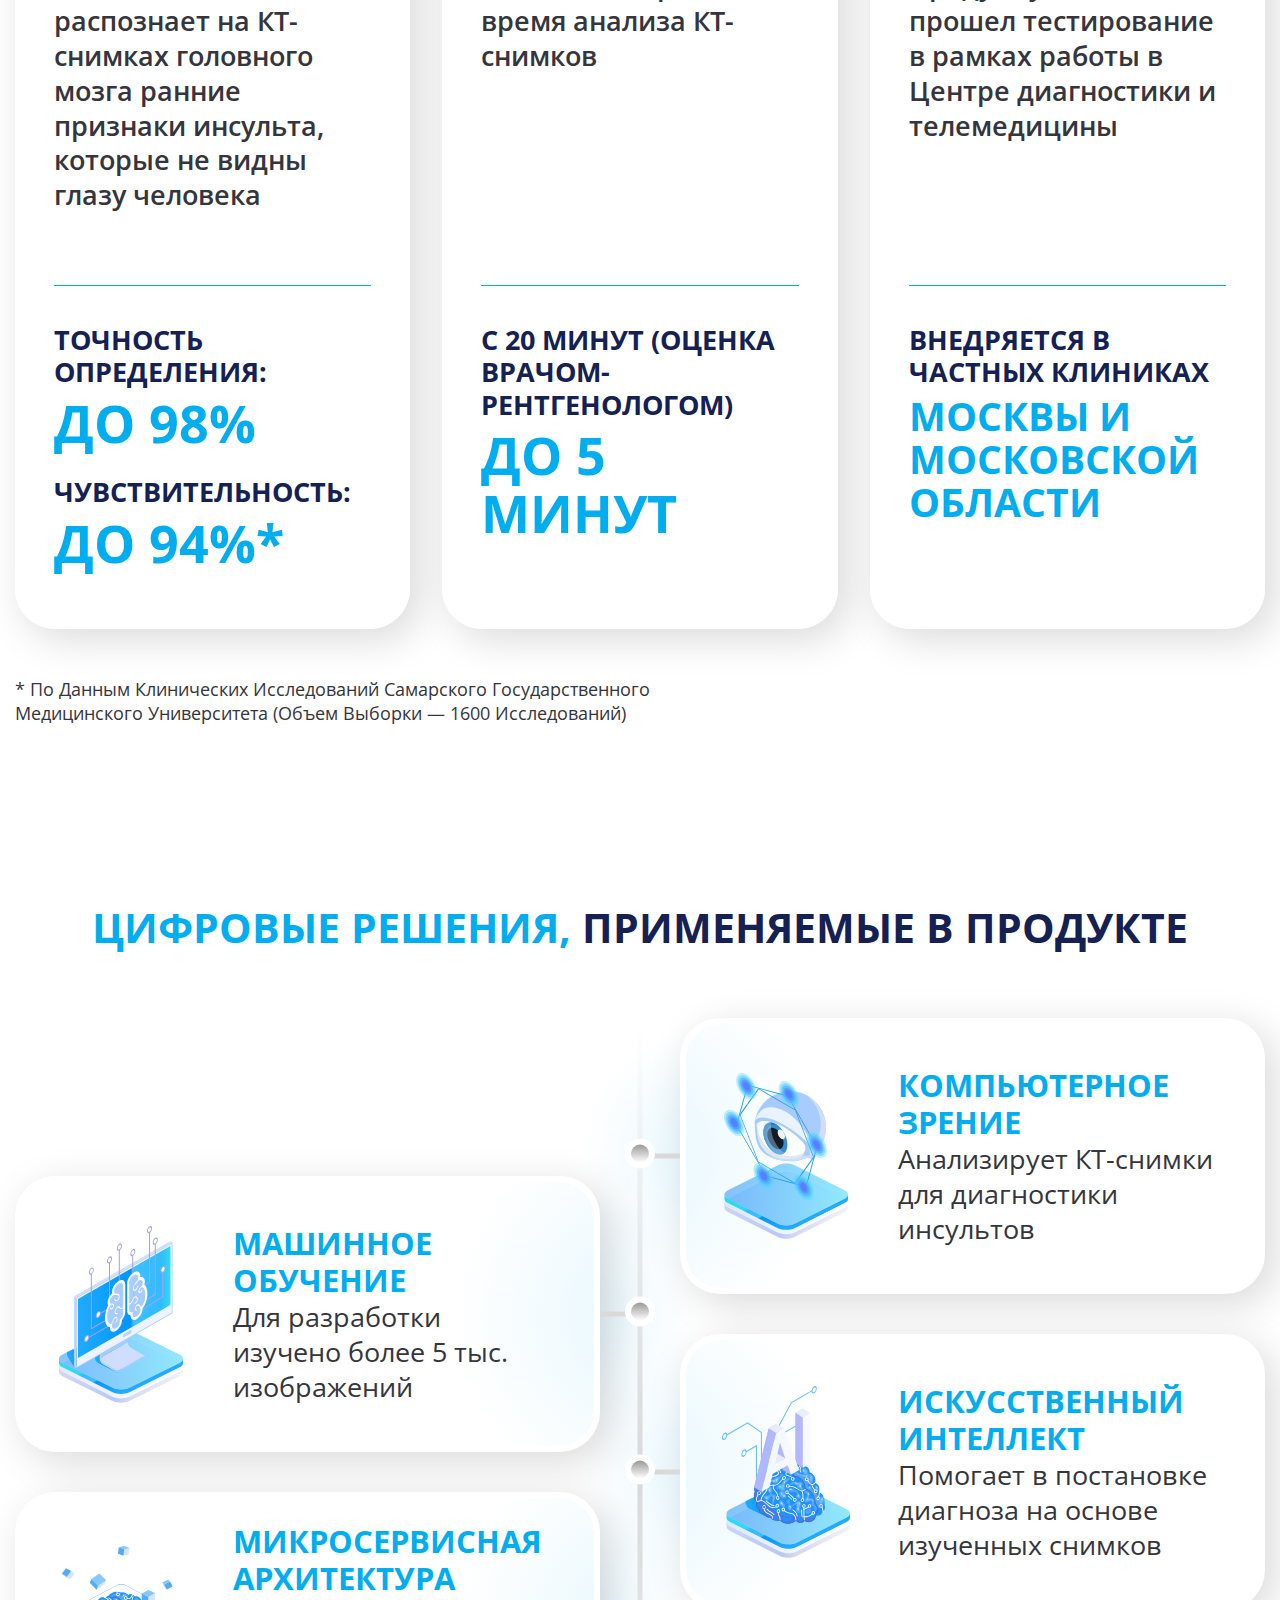
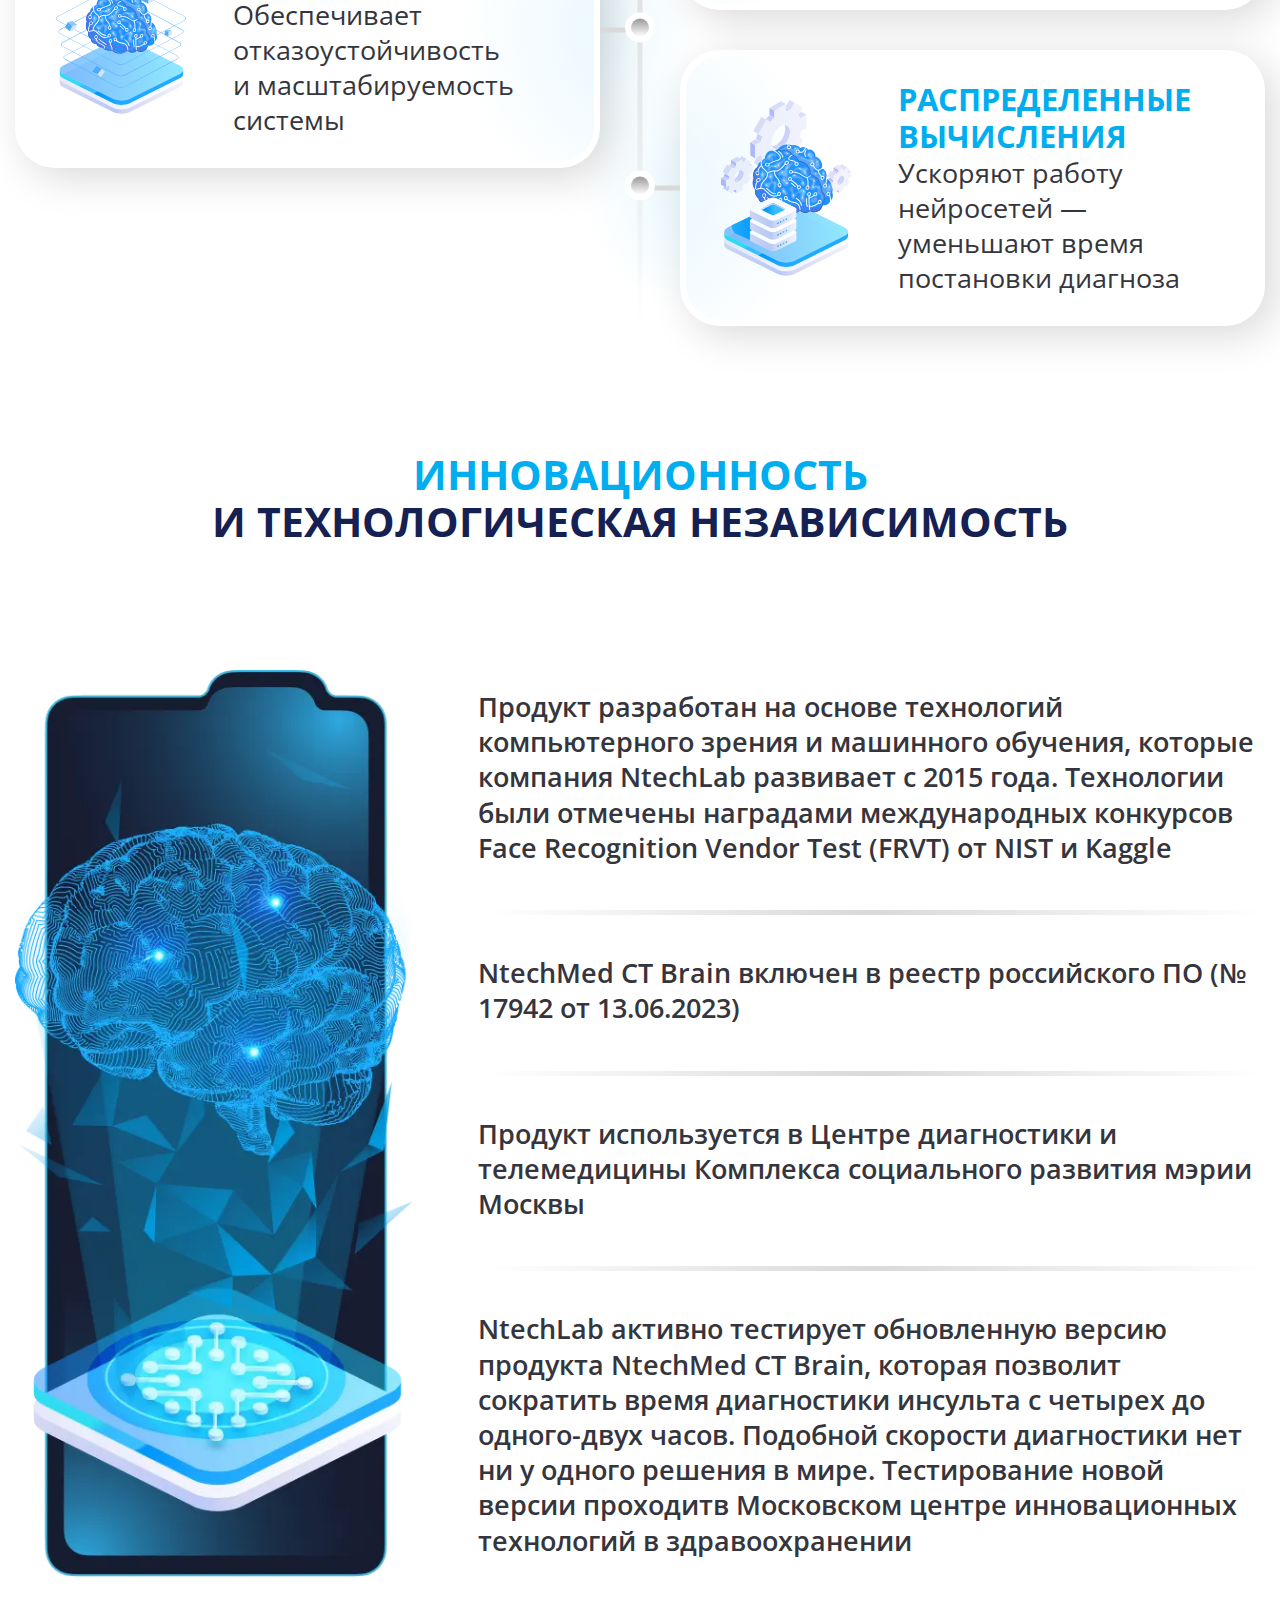
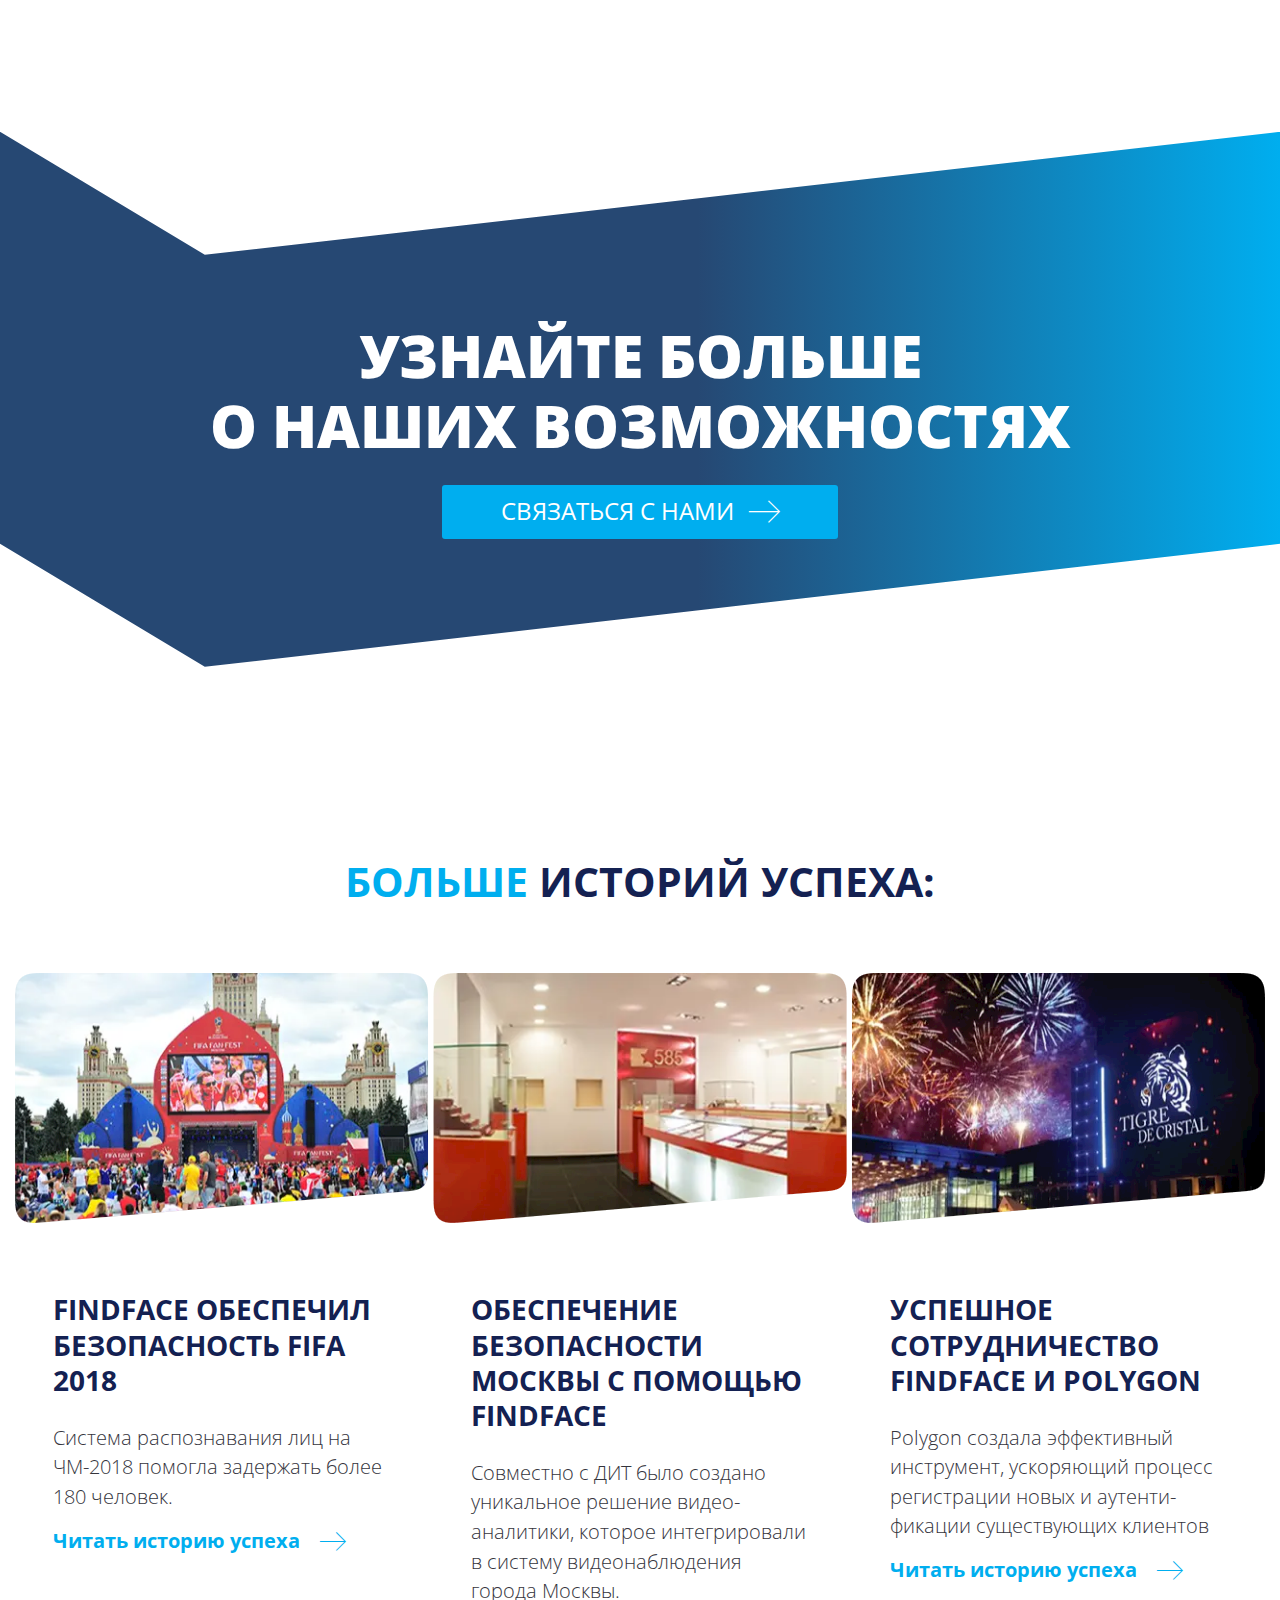
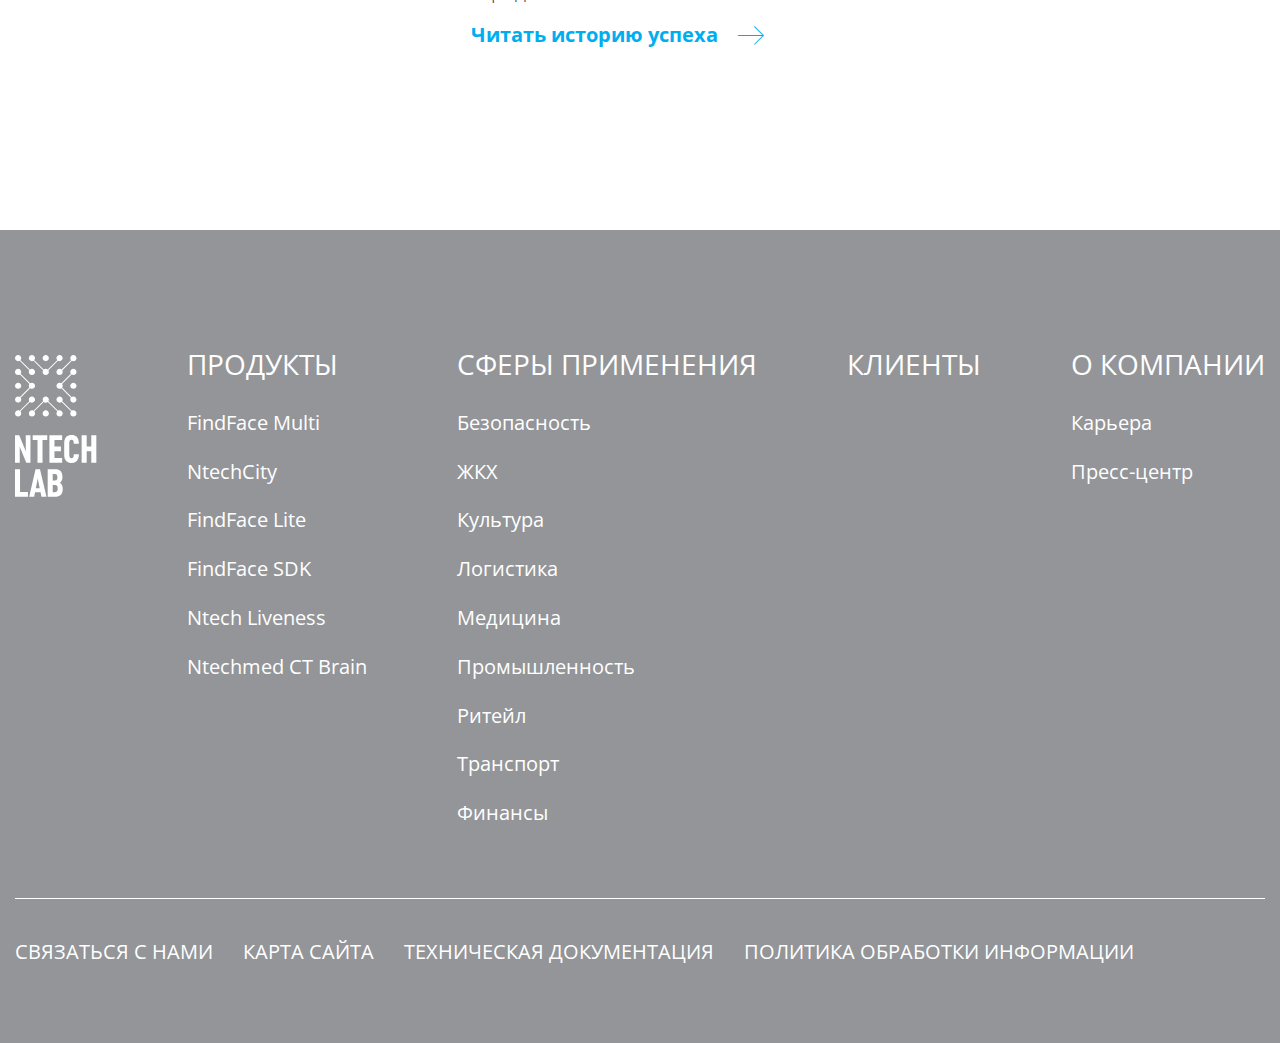
<file: ctBrain.html>
<!DOCTYPE html>
<html lang="ru">

<head>
	<title>Ntechmed CT Brain</title>
	<meta charset="UTF-8">
	<meta name="format-detection" content="telephone=no">
	<link rel="stylesheet" href="css/style.min.css?_v=20241113170435">
	<meta name="viewport" content="width=device-width, initial-scale=1.0">
</head>

<body>
	<div class="wrapper">
		<main class="page">
			<header class="main">
				<div class="main__background">
					<picture><source srcset="img/backgrounds/2.webp" type="image/webp"><img src="img/backgrounds/2.png" alt="background"></picture>
					<div class="main__overlay"></div>
					<div class="main__overlay2"></div>
				</div>
				<div class="main__container">
					<div class="header">
						<div class="header__wrapper">
							<a href="index.html" class="header__logo">
								<img src="img/icons/logo.svg" alt="NTECH LAB">
							</a>
							<div class="header__menu menu">
								<button type="button" class="menu__icon icon-menu">
									<span></span>
								</button>
								<nav class="menu__body">
									<ul class="menu__list">
										<li class="menu__item">
											<a href="#" class="menu__link _active">Продукты</a>
										</li>
										<li class="menu__item">
											<a href="#" class="menu__link">Сферы применения</a>
										</li>
										<li class="menu__item">
											<a href="#" class="menu__link">Клиенты</a>
										</li>
										<li class="menu__item">
											<a href="#" class="menu__link">О Компании</a>
										</li>
										<li class="menu__item">
											<a href="#" class="menu__link">Связаться с нами</a>
										</li>
									</ul>
								</nav>
							</div>
							<select name="form[]" class="header__select">
								<option value="ru" selected>Ru</option>
								<option value="en">En</option>
							</select>
						</div>
					</div>
					<div class="main__wrapper">
						<div class="main__breadcrumbs">
							<ul>
								<li class="main__breadcrumbs-link">
									<a href="#">Главная</a>
								</li>
								<li>
									Продукты
								</li>
								<li>
									Ntechmed CT Brain
								</li>
							</ul>
						</div>
						<h1 class="main__title">
							<span>NTECHMED</span> <br>
							CT BRAIN
						</h1>
						<p class="main__text">
							Искуственный интеллект для диагностики заболеваний мозга
						</p>
						<a href="#" class="main__btn button">связаться с нами</a>
					</div>
				</div>
			</header>
			<div class="page__container">
				<section class="plain-text">
					<p class="plain-text__title">
						NTECHMED CT BRAIN помогает врачам-рентгенологам распознавать на КТ-снимках головного мозга ранние
						признаки инсульта,
						которые еще не видны глазу человека. Это позволяет назначить терапию инсульта максимально
						своевременно, чтобы сохранить
						пациентам жизнь и ее привычное качество.
					</p>
					<p class="plain-text__text text">
						Также искусственный интеллект сокращает время анализа КТ-снимков с 20 до 5 минут в условиях, когда
						каждая минута может
						спасти пациенту огромное количество нейронных связей.
					</p>
					<p class="plain-text__text text">
						Разработка такого сервиса особо актуальна в нашей стране, так как в России самый высокий процент
						смертности от инсультов
						среди таких крупнейших стран, как Китай, Индия и Бразилия.
					</p>
				</section>
				<section class="cards">
					<div class="cards__main">
						<div class="cards__card">
							<div class="cards__card-wrapper">
								<p class="cards__text">
									NtechMed CT Brain распознает на КТ-снимках головного мозга ранние признаки инсульта, которые
									не
									видны глазу человека
								</p>
								<div class="cards__numbers">
									<div class="cards__numbers-block">
										<p class="cards__numbers-title">
											точность определения:
										</p>
										<p class="cards__number">
											до 98%
										</p>
									</div>
									<div class="cards__numbers-block">
										<p class="cards__numbers-title">
											чувствительность:
										</p>
										<p class="cards__number">
											до 94%*
										</p>
									</div>
								</div>
							</div>
						</div>
						<div class="cards__card">
							<div class="cards__card-wrapper">
								<p class="cards__text">
									Решение сократило
									время анализа КТ-снимков
								</p>
								<div class="cards__numbers">
									<div class="cards__numbers-block">
										<p class="cards__numbers-title">
											С 20 минут (оценка врачом-рентгенологом)
										</p>
										<p class="cards__number">
											до 5 минут
										</p>
									</div>
								</div>
							</div>
						</div>
						<div class="cards__card">
							<div class="cards__card-wrapper">
								<p class="cards__text">
									Продукт успешно прошел тестирование в рамках работы в Центре диагностики и телемедицины
								</p>
								<div class="cards__numbers">
									<div class="cards__numbers-block">
										<p class="cards__numbers-title">
											Внедряется в частных клиниках
										</p>
										<p class="cards__number cards__number--small">
											Москвы и Московской области
										</p>
									</div>
								</div>
							</div>
						</div>
					</div>
					<p class="cards__footnote">
						* По данным клинических исследований Самарского государственного <br>
						медицинского университета (объем
						выборки — 1600
						исследований)
					</p>
				</section>
				<section class="solutions">
					<h2 class="solutions__title title">
						<span>цифровые решения,</span> применяемые в продукте
					</h2>
					<div class="solutions__main">
						<div class="solutions__left">
							<div class="solutions__block">
								<div class="solutions__wrapper">
									<div class="solutions__icon">
										<img src="img/icons/solutions/1.svg" alt="Icon">
									</div>
									<div class="solutions__text-block">
										<p class="solutions__subtitle">
											Машинное
											обучение
										</p>
										<p class="solutions__text">
											Для разработки <br> изучено более 5 тыс. изображений
										</p>
									</div>
								</div>
								<div class="solutions__block-line"></div>
							</div>
							<div class="solutions__block">
								<div class="solutions__wrapper">
									<div class="solutions__icon">
										<img src="img/icons/solutions/2.svg" alt="Icon">
									</div>
									<div class="solutions__text-block">
										<p class="solutions__subtitle">
											Микросервисная
											архитектура

										</p>
										<p class="solutions__text">
											Обеспечивает отказоустойчивость <br>
											и масштабируемость системы
										</p>
									</div>
								</div>
								<div class="solutions__block-line"></div>
							</div>
						</div>
						<div class="solutions__line"></div>
						<div class="solutions__right">
							<div class="solutions__block">
								<div class="solutions__wrapper">
									<div class="solutions__icon">
										<img src="img/icons/solutions/3.svg" alt="Icon">
									</div>
									<div class="solutions__text-block">
										<p class="solutions__subtitle">
											компьютерное
											зрение
										</p>
										<p class="solutions__text">
											Анализирует КТ-снимки для диагностики инсультов
										</p>
									</div>
								</div>
								<div class="solutions__block-line"></div>
							</div>
							<div class="solutions__block">
								<div class="solutions__wrapper">
									<div class="solutions__icon">
										<img src="img/icons/solutions/4.svg" alt="Icon">
									</div>
									<div class="solutions__text-block">
										<p class="solutions__subtitle">
											искусственный
											интеллект
										</p>
										<p class="solutions__text">
											Помогает в постановке диагноза на основе изученных снимков
										</p>
									</div>
								</div>
								<div class="solutions__block-line"></div>
							</div>
							<div class="solutions__block">
								<div class="solutions__wrapper">
									<div class="solutions__icon">
										<img src="img/icons/solutions/5.svg" alt="Icon">
									</div>
									<div class="solutions__text-block">
										<p class="solutions__subtitle">
											распределенные
											вычисления
										</p>
										<p class="solutions__text">
											Ускоряют работу нейросетей —
											уменьшают время постановки диагноза
										</p>
									</div>
								</div>
								<div class="solutions__block-line"></div>
							</div>
						</div>
					</div>
				</section>
				<section class="innovation">
					<h2 class="innovation__title title">
						<span>Инновационность</span> <br>
						и технологическая независимость
					</h2>
					<div class="innovation__main">
						<div class="innovation__img-block">
							<picture><source srcset="img/innovation.webp" type="image/webp"><img src="img/innovation.png" alt="Инновационность и технологическая независимость"></picture>
						</div>
						<div class="innovation__text-block">
							<p class="innovation__text">
								Продукт разработан на основе технологий компьютерного зрения и машинного обучения, которые
								компания NtechLab развивает с
								2015 года. Технологии были отмечены наградами международных конкурсов Face Recognition Vendor
								Test (FRVT) от NIST и
								Kaggle
							</p>
							<p class="innovation__text">
								NtechMed CT Brain включен в реестр российского ПО (№ 17942 от 13.06.2023)
							</p>
							<p class="innovation__text">
								Продукт используется в Центре диагностики и телемедицины Комплекса социального развития мэрии
								Москвы
							</p>
							<p class="innovation__text">
								NtechLab активно тестирует обновленную версию продукта NtechMed CT Brain, которая позволит
								сократить время диагностики
								инсульта с четырех до одного-двух часов. Подобной скорости диагностики нет ни у одного решения в
								мире. Тестирование
								новой версии проходитв Московском центре инновационных технологий в здравоохранении
							</p>
						</div>
					</div>
				</section>
			</div>
			<section class="learn-more learn-more--160">
				<div class="lern-more__container">
					<p class="learn-more__title">
						Узнайте больше <br>
						о наших возможностях
					</p>
					<a href="#" class="learn-more__button button _icon-long-arrow">связаться с нами</a>
				</div>
			</section>
			<div class="page__container">
				<section class="success">
					<h2 class="success__title title">
						<span>больше</span> историй успеха:
					</h2>
					<div class="success__main">
						<div class="success__card">
							<div class="success__img-block">
								<div class="success__img-wrapper">
									<div class="success__img">
										<picture><source srcset="img/success/1.webp" type="image/webp"><img src="img/success/1.png" alt="Image"></picture>
									</div>
								</div>
								<svg class="flt_svg" xmlns="http://www.w3.org/2000/svg">
									<defs>
										<filter id="flt_tag">
											<feGaussianBlur in="SourceGraphic" stdDeviation="8" result="blur" />
											<feColorMatrix in="blur" mode="matrix" values="1 0 0 0 0  0 1 0 0 0  0 0 1 0 0  0 0 0 19 -9" result="flt_tag" />
											<feComposite in="SourceGraphic" in2="flt_tag" operator="atop" />
										</filter>
									</defs>
								</svg>
							</div>
							<div class="success__text-block">
								<p class="success__card-title">
									FindFace обеспечил
									безопасность FIFA 2018
								</p>
								<p class="success__card-text">
									Система распознавания лиц на ЧМ-2018 помогла задержать более 180 человек.
								</p>
								<a href="#" class="success__card-btn _icon-long-arrow">
									Читать историю успеха
								</a>
							</div>
						</div>
						<div class="success__card">
							<div class="success__img-block">
								<div class="success__img-wrapper">
									<div class="success__img">
										<picture><source srcset="img/success/2.webp" type="image/webp"><img src="img/success/2.png" alt="Image"></picture>
									</div>
								</div>
								<svg class="flt_svg" xmlns="http://www.w3.org/2000/svg">
									<defs>
										<filter id="flt_tag">
											<feGaussianBlur in="SourceGraphic" stdDeviation="8" result="blur" />
											<feColorMatrix in="blur" mode="matrix" values="1 0 0 0 0  0 1 0 0 0  0 0 1 0 0  0 0 0 19 -9" result="flt_tag" />
											<feComposite in="SourceGraphic" in2="flt_tag" operator="atop" />
										</filter>
									</defs>
								</svg>
							</div>
							<div class="success__text-block">
								<p class="success__card-title">
									Обеспечение безопасности Москвы с помощью FindFace
								</p>
								<p class="success__card-text">
									Совместно с ДИТ было создано уникальное решение видео- аналитики, которое интегрировали
									в систему видеонаблюдения города Москвы.
								</p>
								<a href="#" class="success__card-btn _icon-long-arrow">
									Читать историю успеха
								</a>
							</div>
						</div>
						<div class="success__card">
							<div class="success__img-block">
								<div class="success__img-wrapper">
									<div class="success__img">
										<picture><source srcset="img/success/3.webp" type="image/webp"><img src="img/success/3.png" alt="Image"></picture>
									</div>
								</div>
								<svg class="flt_svg" xmlns="http://www.w3.org/2000/svg">
									<defs>
										<filter id="flt_tag">
											<feGaussianBlur in="SourceGraphic" stdDeviation="8" result="blur" />
											<feColorMatrix in="blur" mode="matrix" values="1 0 0 0 0  0 1 0 0 0  0 0 1 0 0  0 0 0 19 -9" result="flt_tag" />
											<feComposite in="SourceGraphic" in2="flt_tag" operator="atop" />
										</filter>
									</defs>
								</svg>
							</div>
							<div class="success__text-block">
								<p class="success__card-title">
									Успешное сотрудничество
									FindFace и Polygon
								</p>
								<p class="success__card-text">
									Polygon создала эффективный инструмент, ускоряющий процесс регистрации новых и аутенти-
									фикации существующих клиентов
								</p>
								<a href="#" class="success__card-btn _icon-long-arrow">
									Читать историю успеха
								</a>
							</div>
						</div>
					</div>
				</section>
			</div>
		</main>
		<footer class="footer">
			<div class="footer__container">
				<div class="footer__top">
					<a href="index.html" class="footer__logo-block">
						<img src="img/icons/logo-vertical.svg" alt="NTECH LAB">
						<img src="img/icons/logo.svg" alt="NTECH LAB">
					</a>
					<div class="footer__block">
						<p class="footer__subtitle">
							Продукты
						</p>
						<ul class="footer__ul">
							<li class="footer__li">
								<a href="#">FindFace Multi</a>
							</li>
							<li class="footer__li">
								<a href="#">NtechCity</a>
							</li>
							<li class="footer__li">
								<a href="#">FindFace Lite</a>
							</li>
							<li class="footer__li">
								<a href="#">FindFace SDK</a>
							</li>
							<li class="footer__li">
								<a href="#">Ntech Liveness</a>
							</li>
							<li class="footer__li">
								<a href="#">Ntechmed CT Brain</a>
							</li>
						</ul>
					</div>
					<div class="footer__block">
						<p class="footer__subtitle">
							сферы применения
						</p>
						<ul class="footer__ul">
							<li class="footer__li">
								<a href="#">Безопасность</a>
							</li>
							<li class="footer__li">
								<a href="#">ЖКХ</a>
							</li>
							<li class="footer__li">
								<a href="#">Культура</a>
							</li>
							<li class="footer__li">
								<a href="#">Логистика</a>
							</li>
							<li class="footer__li">
								<a href="#">Медицина</a>
							</li>
							<li class="footer__li">
								<a href="#">Промышленность</a>
							</li>
							<li class="footer__li">
								<a href="#">Ритейл</a>
							</li>
							<li class="footer__li">
								<a href="#">Транспорт</a>
							</li>
							<li class="footer__li">
								<a href="#">Финансы</a>
							</li>
						</ul>
					</div>
					<div class="footer__block">
						<p class="footer__subtitle">
							Клиенты
						</p>
					</div>
					<div class="footer__block">
						<p class="footer__subtitle">
							О компании
						</p>
						<ul class="footer__ul">
							<li class="footer__li">
								<a href="#">Карьера</a>
							</li>
							<li class="footer__li">
								<a href="#">Пресс-центр</a>
							</li>
						</ul>
					</div>
				</div>
				<div class="footer__bottom">
					<a href="#" class="footer__bottom-link">
						связаться с нами
					</a>
					<a href="#" class="footer__bottom-link">
						карта сайта
					</a>
					<a href="#" class="footer__bottom-link">
						техническая документация
					</a>
					<a href="#" class="footer__bottom-link">
						политика обработки информации
					</a>
				</div>
			</div>
		</footer>
	</div>
	<script src="js/app.min.js?_v=20241113170435"></script>
</body>

</html>
</file>
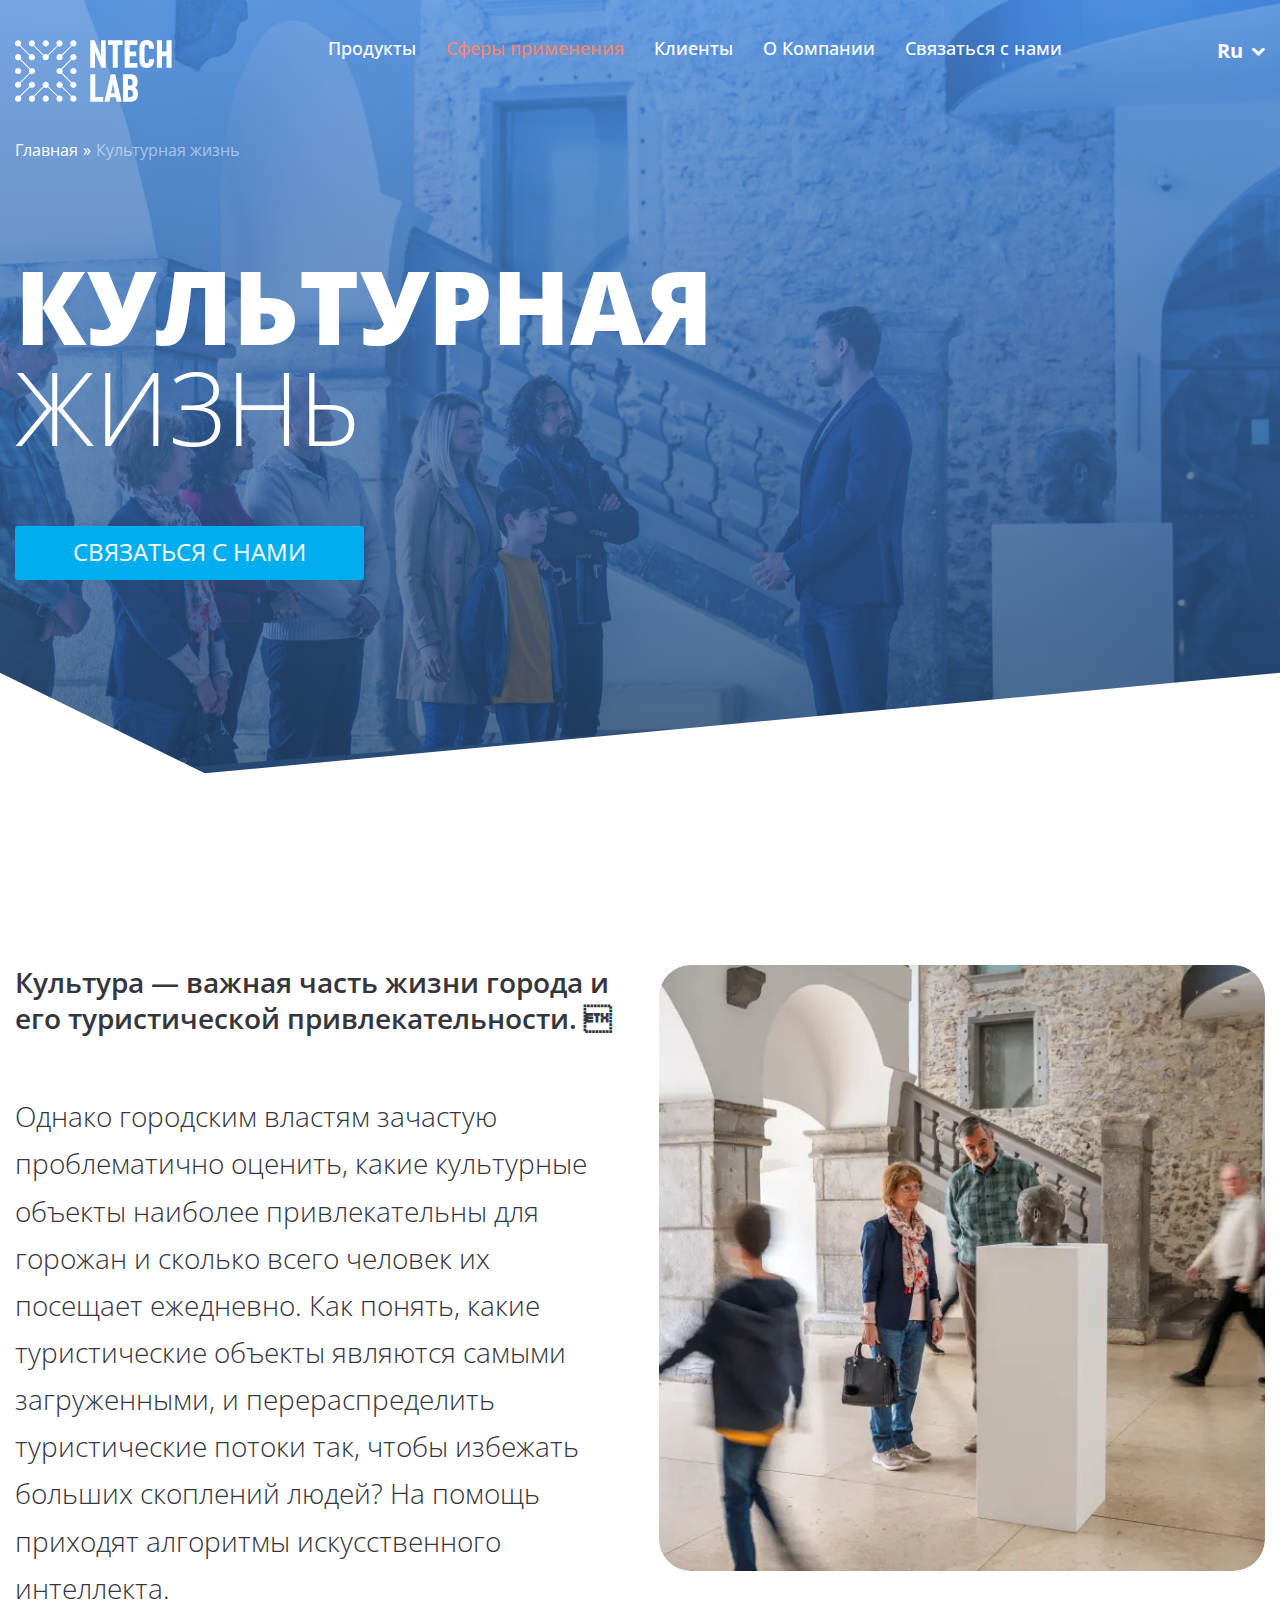
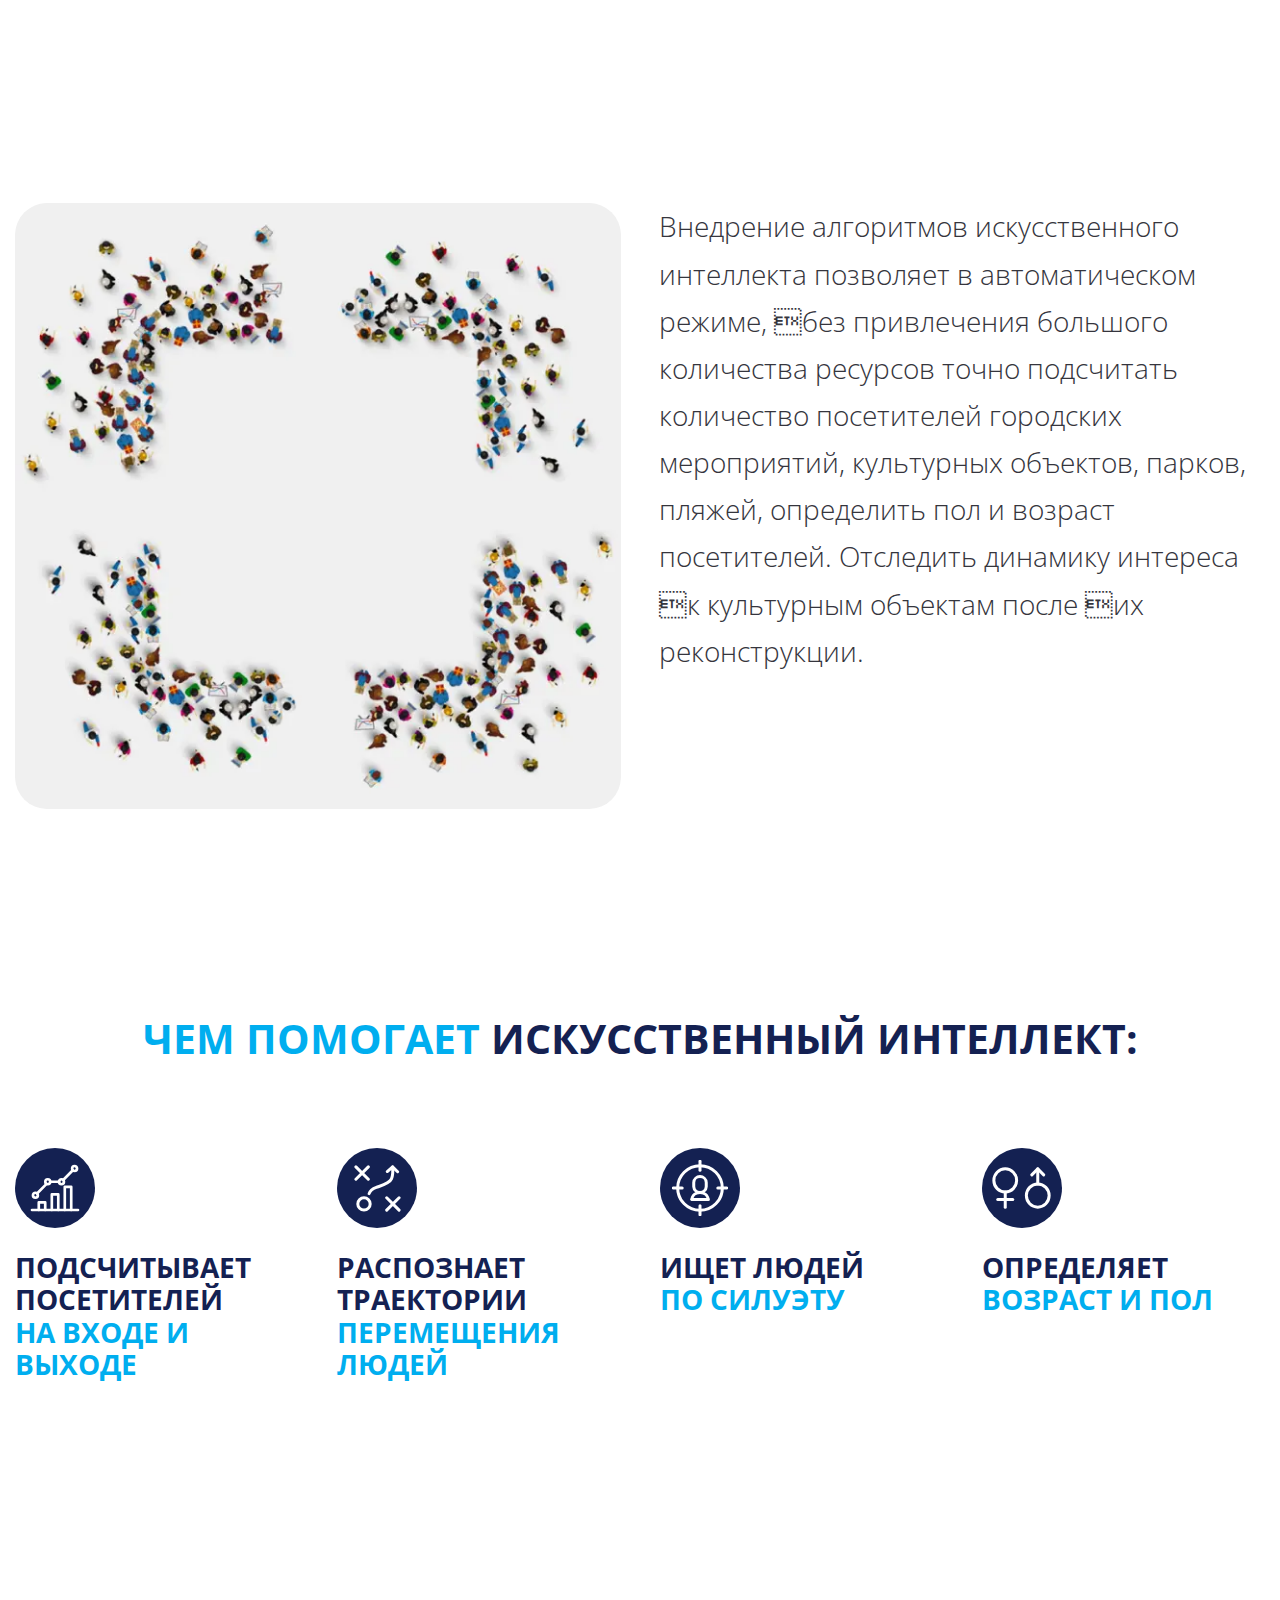
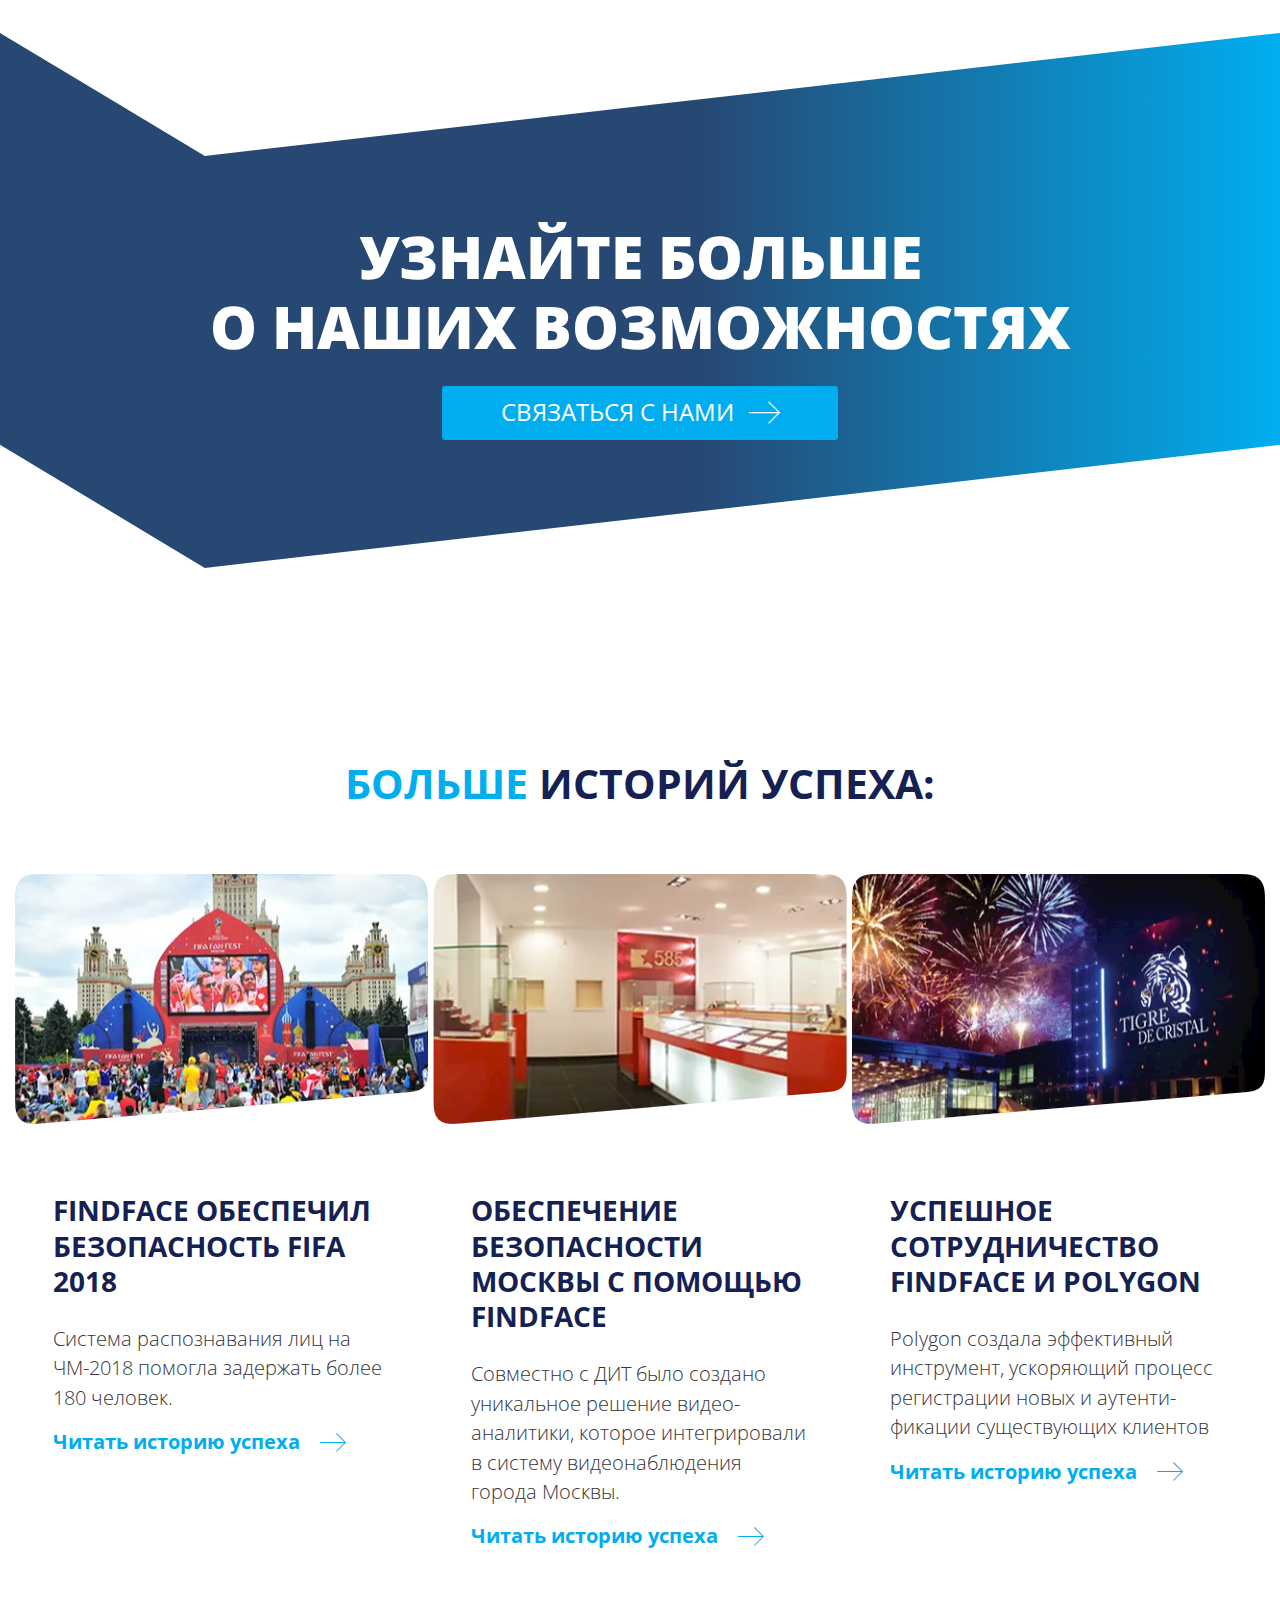
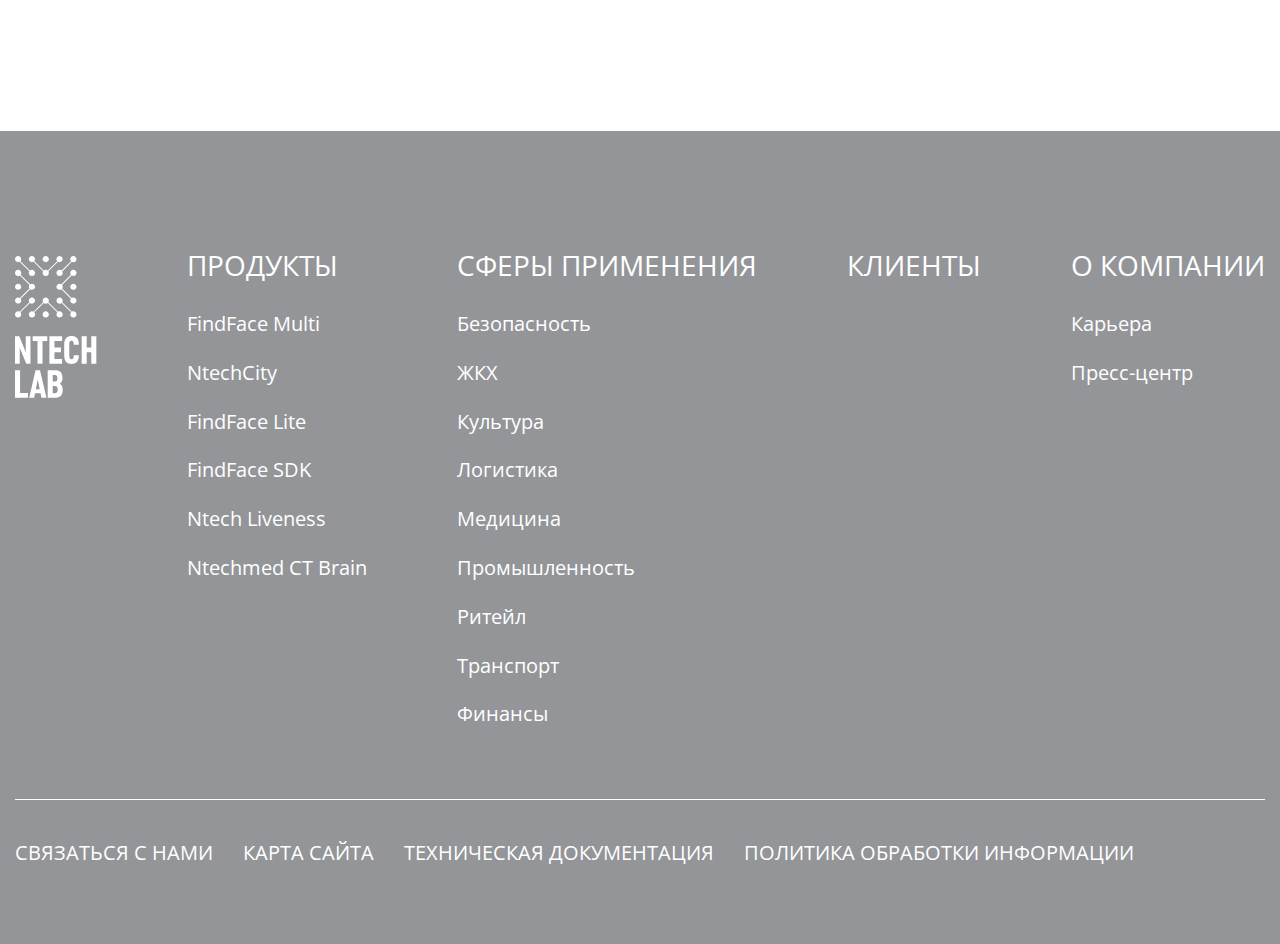
<file: cultural.html>
<!DOCTYPE html>
<html lang="ru">

<head>
	<title>Культурная Жизнь</title>
	<meta charset="UTF-8">
	<meta name="format-detection" content="telephone=no">
	<link rel="stylesheet" href="css/style.min.css?_v=20241113170435">
	<meta name="viewport" content="width=device-width, initial-scale=1.0">
</head>

<body>
	<div class="wrapper">
		<main class="page">
			<header class="main">
				<div class="main__background">
					<picture><source srcset="img/backgrounds/4.webp" type="image/webp"><img src="img/backgrounds/4.png" alt="background"></picture>
					<div class="main__overlay"></div>
					<div class="main__overlay2"></div>
				</div>
				<div class="main__container">
					<div class="header">
						<div class="header__wrapper">
							<a href="index.html" class="header__logo">
								<img src="img/icons/logo.svg" alt="NTECH LAB">
							</a>
							<div class="header__menu menu">
								<button type="button" class="menu__icon icon-menu">
									<span></span>
								</button>
								<nav class="menu__body">
									<ul class="menu__list">
										<li class="menu__item">
											<a href="#" class="menu__link">Продукты</a>
										</li>
										<li class="menu__item">
											<a href="#" class="menu__link _active">Сферы применения</a>
										</li>
										<li class="menu__item">
											<a href="#" class="menu__link">Клиенты</a>
										</li>
										<li class="menu__item">
											<a href="#" class="menu__link">О Компании</a>
										</li>
										<li class="menu__item">
											<a href="#" class="menu__link">Связаться с нами</a>
										</li>
									</ul>
								</nav>
							</div>
							<select name="form[]" class="header__select">
								<option value="ru" selected>Ru</option>
								<option value="en">En</option>
							</select>
						</div>
					</div>
					<div class="main__wrapper">
						<div class="main__breadcrumbs">
							<ul>
								<li class="main__breadcrumbs-link">
									<a href="#">Главная</a>
								</li>
								<li>
									Культурная жизнь
								</li>
							</ul>
						</div>
						<h1 class="main__title">
							<span>культурная</span> <br>
							жизнь
						</h1>
						<a href="#" class="main__btn button">связаться с нами</a>
					</div>
				</div>
			</header>
			<div class="page__container">
				<section class="products">
					<div class="products__main">
						<div class="products__block">
							<div class="products__block-text">
								<p class="products__block-subtitle">
									Культура — важная часть жизни города и его туристической привлекательности. 
								</p>
								<p class="products__text text">
									Однако городским властям зачастую проблематично оценить, какие культурные объекты наиболее
									привлекательны для горожан и
									сколько всего человек их посещает ежедневно. Как понять, какие туристические объекты являются
									самыми загруженными, и
									перераспределить туристические потоки так, чтобы избежать больших скоплений людей? На помощь
									приходят алгоритмы
									искусственного интеллекта.
								</p>
							</div>
							<div class="products__img-block">
								<picture><source srcset="img/products/1.webp" type="image/webp"><img src="img/products/1.png" alt="Image"></picture>
							</div>
						</div>
						<div class="products__block">
							<div class="products__block-text">
								<p class="products__text text">
									Внедрение алгоритмов искусственного интеллекта позволяет в автоматическом режиме, без
									привлечения большого количества
									ресурсов точно подсчитать количество посетителей городских мероприятий, культурных объектов,
									парков, пляжей, определить
									пол и возраст посетителей. Отследить динамику интереса к культурным объектам после их
									реконструкции.
								</p>
							</div>
							<div class="products__img-block">
								<picture><source srcset="img/products/2.webp" type="image/webp"><img src="img/products/2.png" alt="Image"></picture>
							</div>
						</div>
					</div>
				</section>
				<section class="ai-pros">
					<h2 class="ai-pros__title title">
						<span>Чем помогает</span> искусственный интеллект:
					</h2>
					<div class="ai-pros__main">
						<div class="ai-pros__block">
							<div class="ai-pros__img">
								<img src="img/icons/ai/1.svg" alt="Icon">
							</div>
							<p class="ai-pros__block-title">
								Подсчитывает посетителей <br> <span>на входе и выходе</span>
							</p>
						</div>
						<div class="ai-pros__block">
							<div class="ai-pros__img">
								<img src="img/icons/ai/2.svg" alt="Icon">
							</div>
							<p class="ai-pros__block-title">
								Распознает траектории <br> <span>перемещения людей</span>
							</p>
						</div>
						<div class="ai-pros__block">
							<div class="ai-pros__img">
								<img src="img/icons/ai/3.svg" alt="Icon">
							</div>
							<p class="ai-pros__block-title">
								Ищет людей <br> <span>по силуэту</span>
							</p>
						</div>
						<div class="ai-pros__block">
							<div class="ai-pros__img">
								<img src="img/icons/ai/4.svg" alt="Icon">
							</div>
							<p class="ai-pros__block-title">
								Определяет <br> <span>возраст и пол</span>
							</p>
						</div>
					</div>
				</section>
			</div>
			<section class="learn-more">
				<div class="lern-more__container">
					<p class="learn-more__title">
						Узнайте больше <br>
						о наших возможностях
					</p>
					<a href="#" class="learn-more__button button _icon-long-arrow">связаться с нами</a>
				</div>
			</section>
			<div class="page__container">
				<section class="success">
					<h2 class="success__title title">
						<span>больше</span> историй успеха:
					</h2>
					<div class="success__main">
						<div class="success__card">
							<div class="success__img-block">
								<div class="success__img-wrapper">
									<div class="success__img">
										<picture><source srcset="img/success/1.webp" type="image/webp"><img src="img/success/1.png" alt="Image"></picture>
									</div>
								</div>
								<svg class="flt_svg" xmlns="http://www.w3.org/2000/svg">
									<defs>
										<filter id="flt_tag">
											<feGaussianBlur in="SourceGraphic" stdDeviation="8" result="blur" />
											<feColorMatrix in="blur" mode="matrix" values="1 0 0 0 0  0 1 0 0 0  0 0 1 0 0  0 0 0 19 -9" result="flt_tag" />
											<feComposite in="SourceGraphic" in2="flt_tag" operator="atop" />
										</filter>
									</defs>
								</svg>
							</div>
							<div class="success__text-block">
								<p class="success__card-title">
									FindFace обеспечил
									безопасность FIFA 2018
								</p>
								<p class="success__card-text">
									Система распознавания лиц на ЧМ-2018 помогла задержать более 180 человек.
								</p>
								<a href="#" class="success__card-btn _icon-long-arrow">
									Читать историю успеха
								</a>
							</div>
						</div>
						<div class="success__card">
							<div class="success__img-block">
								<div class="success__img-wrapper">
									<div class="success__img">
										<picture><source srcset="img/success/2.webp" type="image/webp"><img src="img/success/2.png" alt="Image"></picture>
									</div>
								</div>
								<svg class="flt_svg" xmlns="http://www.w3.org/2000/svg">
									<defs>
										<filter id="flt_tag">
											<feGaussianBlur in="SourceGraphic" stdDeviation="8" result="blur" />
											<feColorMatrix in="blur" mode="matrix" values="1 0 0 0 0  0 1 0 0 0  0 0 1 0 0  0 0 0 19 -9" result="flt_tag" />
											<feComposite in="SourceGraphic" in2="flt_tag" operator="atop" />
										</filter>
									</defs>
								</svg>
							</div>
							<div class="success__text-block">
								<p class="success__card-title">
									Обеспечение безопасности Москвы с помощью FindFace
								</p>
								<p class="success__card-text">
									Совместно с ДИТ было создано уникальное решение видео- аналитики, которое интегрировали
									в систему видеонаблюдения города Москвы.
								</p>
								<a href="#" class="success__card-btn _icon-long-arrow">
									Читать историю успеха
								</a>
							</div>
						</div>
						<div class="success__card">
							<div class="success__img-block">
								<div class="success__img-wrapper">
									<div class="success__img">
										<picture><source srcset="img/success/3.webp" type="image/webp"><img src="img/success/3.png" alt="Image"></picture>
									</div>
								</div>
								<svg class="flt_svg" xmlns="http://www.w3.org/2000/svg">
									<defs>
										<filter id="flt_tag">
											<feGaussianBlur in="SourceGraphic" stdDeviation="8" result="blur" />
											<feColorMatrix in="blur" mode="matrix" values="1 0 0 0 0  0 1 0 0 0  0 0 1 0 0  0 0 0 19 -9" result="flt_tag" />
											<feComposite in="SourceGraphic" in2="flt_tag" operator="atop" />
										</filter>
									</defs>
								</svg>
							</div>
							<div class="success__text-block">
								<p class="success__card-title">
									Успешное сотрудничество
									FindFace и Polygon
								</p>
								<p class="success__card-text">
									Polygon создала эффективный инструмент, ускоряющий процесс регистрации новых и аутенти-
									фикации существующих клиентов
								</p>
								<a href="#" class="success__card-btn _icon-long-arrow">
									Читать историю успеха
								</a>
							</div>
						</div>
					</div>
				</section>
			</div>
		</main>
		<footer class="footer">
			<div class="footer__container">
				<div class="footer__top">
					<a href="index.html" class="footer__logo-block">
						<img src="img/icons/logo-vertical.svg" alt="NTECH LAB">
						<img src="img/icons/logo.svg" alt="NTECH LAB">
					</a>
					<div class="footer__block">
						<p class="footer__subtitle">
							Продукты
						</p>
						<ul class="footer__ul">
							<li class="footer__li">
								<a href="#">FindFace Multi</a>
							</li>
							<li class="footer__li">
								<a href="#">NtechCity</a>
							</li>
							<li class="footer__li">
								<a href="#">FindFace Lite</a>
							</li>
							<li class="footer__li">
								<a href="#">FindFace SDK</a>
							</li>
							<li class="footer__li">
								<a href="#">Ntech Liveness</a>
							</li>
							<li class="footer__li">
								<a href="#">Ntechmed CT Brain</a>
							</li>
						</ul>
					</div>
					<div class="footer__block">
						<p class="footer__subtitle">
							сферы применения
						</p>
						<ul class="footer__ul">
							<li class="footer__li">
								<a href="#">Безопасность</a>
							</li>
							<li class="footer__li">
								<a href="#">ЖКХ</a>
							</li>
							<li class="footer__li">
								<a href="#">Культура</a>
							</li>
							<li class="footer__li">
								<a href="#">Логистика</a>
							</li>
							<li class="footer__li">
								<a href="#">Медицина</a>
							</li>
							<li class="footer__li">
								<a href="#">Промышленность</a>
							</li>
							<li class="footer__li">
								<a href="#">Ритейл</a>
							</li>
							<li class="footer__li">
								<a href="#">Транспорт</a>
							</li>
							<li class="footer__li">
								<a href="#">Финансы</a>
							</li>
						</ul>
					</div>
					<div class="footer__block">
						<p class="footer__subtitle">
							Клиенты
						</p>
					</div>
					<div class="footer__block">
						<p class="footer__subtitle">
							О компании
						</p>
						<ul class="footer__ul">
							<li class="footer__li">
								<a href="#">Карьера</a>
							</li>
							<li class="footer__li">
								<a href="#">Пресс-центр</a>
							</li>
						</ul>
					</div>
				</div>
				<div class="footer__bottom">
					<a href="#" class="footer__bottom-link">
						связаться с нами
					</a>
					<a href="#" class="footer__bottom-link">
						карта сайта
					</a>
					<a href="#" class="footer__bottom-link">
						техническая документация
					</a>
					<a href="#" class="footer__bottom-link">
						политика обработки информации
					</a>
				</div>
			</div>
		</footer>
	</div>
	<script src="js/app.min.js?_v=20241113170435"></script>
</body>

</html>
</file>
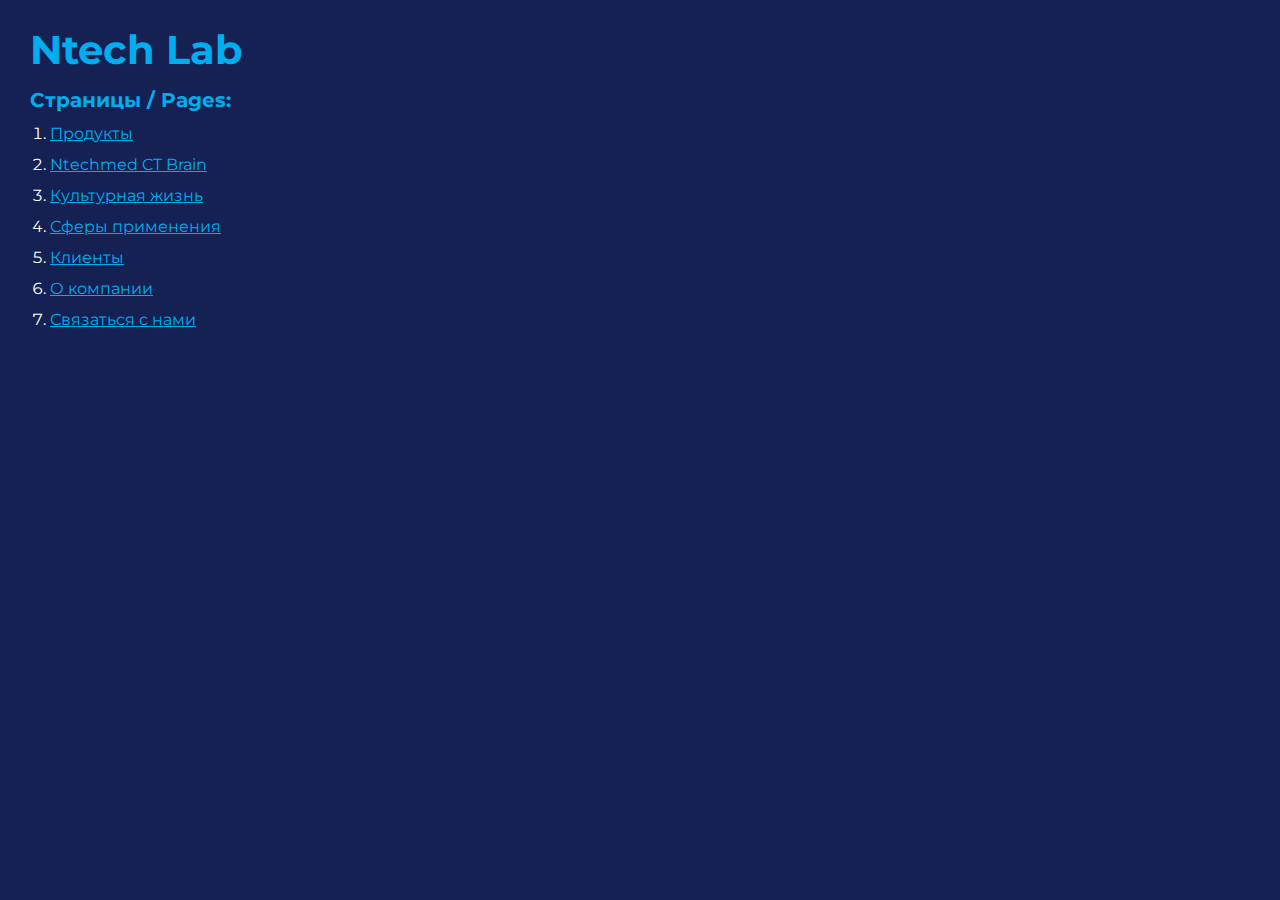
<file: home.html>
<!DOCTYPE html>
<html lang="ru">

<head>
	<title>Welcome</title>
	<meta charset="UTF-8">
	<meta name="viewport" content="width=device-width, initial-scale=1.0">
	<meta name="msapplication-TileColor" content="#da532c">
	<meta name="theme-color" content="#1E212C">
</head>

<body>
	<div class="rootpage">
		<h1>Ntech Lab</h1>
		<h2>Страницы / Pages:</h2>
		<ol class="rootpage__list">
			<li><a target="_blank" href="index.html">Продукты</a></li>
			<li><a target="_blank" href="ctBrain.html">Ntechmed CT Brain</a></li>
			<li><a target="_blank" href="cultural.html">Культурная жизнь</a></li>
			<li><a target="_blank" href="areas.html">Сферы применения</a></li>
			<li><a target="_blank" href="clients.html">Клиенты</a></li>
			<li><a target="_blank" href="about.html">О компании</a></li>
			<li><a target="_blank" href="contactUs.html">Связаться с нами</a></li>
		</ol>
	</div>
	<script src="js/app.min.js?_v=20220125131450"></script>
</body>
<style>
	@charset "UTF-8";
	@import url("https://fonts.googleapis.com/css?family=Montserrat:regular,700&display=swap");

	*,
	*::before,
	*::after {
		padding: 0px;
		margin: 0px;
		border: 0px;
		box-sizing: border-box;
	}

	html,
	body {
		height: 100%;
		margin: 0;
		padding: 0;
		min-width: 320px;
		width: 100%;
		color: #fff;
		background: #142152;
	}

	body {
		font-family: Montserrat;
		font-size: 100%;
		line-height: 1;
		font-size: 1rem;
	}

	a {
		text-decoration: underline;
		color: #00aeef;
	}

	a:visited {
		text-decoration: underline;
		color: #0087b8;
	}

	a:hover {
		text-decoration: none;
	}

	ul li {
		list-style: none;
	}

	img {
		vertical-align: top;
	}

	.info-wrapper {
		display: flex;
		flex-direction: column;
		margin: 0px 0px 10px 0px;
	}

	.lang {
		color: #00aeef;
		margin: 0px 0px 10px 0px;
		cursor: pointer;
		display: inline-flex;
		align-items: center;
		position: relative;
		padding: 0px 30px 0px 0px;
		align-self: flex-start;
	}

	.lang::before {
		content: '';
		position: absolute;
		background-color: #00aeef;
		width: 10px;
		height: 2px;
		top: 50%;
		right: 8px;
		transform: rotate(45deg) translateY(-50%);
	}

	.lang::after {
		content: '';
		position: absolute;
		background-color: #00aeef;
		width: 10px;
		height: 2px;
		top: 50%;
		right: 0;
		transform: rotate(-45deg) translateY(-50%);
	}


	.lang._spoller-active::before {
		transform: rotate(-45deg) translateY(-50%);
		right: 5.5px;
	}

	.lang._spoller-active::after {
		transform: rotate(45deg) translateY(-50%);
	}

	.wrapper {
		width: 100%;
		min-height: 100%;
		overflow: hidden;
	}

	.welcome {
		font-size: 2rem;
		margin: 0px 0px 20px 0px;

	}

	@media (max-width: 767px) {
		.welcome {
			font-size: 1.5rem;
		}
	}

	.rootpage {
		padding: 30px;
		display: flex;
		flex-direction: column;
		align-items: flex-start;
	}

	@media (max-width: 767px) {
		.rootpage {
			padding: 30px 15px;
		}
	}

	h1 {
		color: #00aeef;
		font-size: 2.5rem;
		margin: 0px 0px 1.25rem 0px;
	}

	@media (max-width: 767px) {
		h1 {
			font-size: 1.85rem;
			margin: 0px 0px 1.25rem 0px;
		}
	}

	h2 {
		color: #00aeef;
		font-size: 1.25rem;
		margin: 0px 0px 1rem 0px;
	}

	@media (max-width: 767px) {
		h2 {
			font-size: 1.125rem;
			margin: 0px 0px 1rem 0px;
		}
	}

	.about {
		line-height: 140%;
		margin: 0px 0px 1.5rem 0px;
	}

	.rootpage__list {
		margin: 0px 0px 2.25rem 1.25rem;
	}

	.rootpage__list li:not(:last-child) {
		margin: 0px 0px 15px 0px;
	}

	.rootpage__contacts a {
		color: #00aeef;
	}

	.rootpage__contacts p {
		line-height: 1.5em;
	}
</style>

</html>
</file>
<file: css/style.min.css>
@font-face{font-family:icomoon;font-display:swap;src:url(../fonts/icomoon.woff2) format("woff2"),url(../fonts/icomoon.woff) format("woff");font-weight:400;font-style:normal}@font-face{font-family:OpenSans;font-display:swap;src:url(../fonts/OpenSans-Bold.woff2) format("woff2"),url(../fonts/OpenSans-Bold.woff) format("woff");font-weight:700;font-style:normal}@font-face{font-family:OpenSans;font-display:swap;src:url(../fonts/OpenSans-ExtraBold.woff2) format("woff2"),url(../fonts/OpenSans-ExtraBold.woff) format("woff");font-weight:800;font-style:normal}@font-face{font-family:OpenSans;font-display:swap;src:url(../fonts/OpenSans-Medium.woff2) format("woff2"),url(../fonts/OpenSans-Medium.woff) format("woff");font-weight:500;font-style:normal}@font-face{font-family:OpenSans;font-display:swap;src:url(../fonts/OpenSans-Light.woff2) format("woff2"),url(../fonts/OpenSans-Light.woff) format("woff");font-weight:300;font-style:normal}@font-face{font-family:OpenSans;font-display:swap;src:url(../fonts/OpenSans-SemiBold.woff2) format("woff2"),url(../fonts/OpenSans-SemiBold.woff) format("woff");font-weight:600;font-style:normal}@font-face{font-family:OpenSans;font-display:swap;src:url(../fonts/OpenSans-Regular.woff2) format("woff2"),url(../fonts/OpenSans-Regular.woff) format("woff");font-weight:400;font-style:normal}[class*=_icon-]:before{font-family:icomoon;font-style:normal;font-weight:400;font-variant:normal;text-transform:none;line-height:1;-webkit-font-smoothing:antialiased;-moz-osx-font-smoothing:grayscale}[class*=_icon-]:before{display:block}._icon-seach:before{content:""}._icon-arrow:before{content:""}._icon-check:before{content:""}._icon-long-arrow:before{content:""}._icon-triangle:before{content:""}*{padding:0;margin:0;border:0}*,:after,:before{-webkit-box-sizing:border-box;box-sizing:border-box}body,html{height:100%;min-width:320px}body{color:#35353d;line-height:1;font-family:OpenSans;font-size:1.75rem;-ms-text-size-adjust:100%;-moz-text-size-adjust:100%;-webkit-text-size-adjust:100%;-webkit-font-smoothing:antialiased;-moz-osx-font-smoothing:grayscale}button,input,textarea{font-family:OpenSans;font-size:inherit}button{cursor:pointer;color:inherit;background-color:inherit}a{color:inherit}a:link,a:visited{text-decoration:none}a:hover{text-decoration:none}ul li{list-style:none}img{vertical-align:top}h1,h2,h3,h4,h5,h6{font-weight:inherit;font-size:inherit}.lock body{overflow:hidden;-ms-touch-action:none;touch-action:none}.wrapper{min-height:100%;display:-webkit-box;display:-ms-flexbox;display:flex;-webkit-box-orient:vertical;-webkit-box-direction:normal;-ms-flex-direction:column;flex-direction:column;overflow:hidden}.wrapper>main{-webkit-box-flex:1;-ms-flex:1 1 auto;flex:1 1 auto}.wrapper>*{min-width:0}[class*=__container]{max-width:81.25rem;-webkit-box-sizing:content-box;box-sizing:content-box;margin:0 auto;padding:0 .9375rem}.checkbox{margin:.625rem 0 0 0;position:relative;display:-webkit-box;display:-ms-flexbox;display:flex;-webkit-box-orient:vertical;-webkit-box-direction:normal;-ms-flex-direction:column;flex-direction:column;gap:.4375rem}.checkbox__input{position:absolute;width:0;height:0;opacity:0}.checkbox__input:checked+.checkbox__text::after{display:block}.checkbox__input._form-error+.checkbox__text{color:#f4866e}.checkbox__label{display:-webkit-box;display:-ms-flexbox;display:flex}.checkbox__text{cursor:pointer;display:-webkit-inline-box;display:-ms-inline-flexbox;display:inline-flex;-webkit-box-align:center;-ms-flex-align:center;align-items:center;position:relative;gap:10px;font-size:.8125rem;line-height:1.2307692308;font-weight:300}.checkbox__text::before{content:"";-ms-flex-item-align:start;align-self:flex-start;-webkit-box-flex:0;-ms-flex:0 0 .875rem;flex:0 0 .875rem;width:.875rem;height:.875rem;border:1px solid #00aeef}.checkbox__text::after{display:none;font-family:icomoon;font-style:normal;font-weight:400;font-variant:normal;text-transform:none;line-height:1;-webkit-font-smoothing:antialiased;-moz-osx-font-smoothing:grayscale;content:"";color:#00aeef;font-size:.5rem;position:absolute;top:.25rem;left:.1875rem}.select{position:relative}.select__body{position:relative;display:-webkit-box;display:-ms-flexbox;display:flex;-webkit-box-align:start;-ms-flex-align:start;align-items:flex-start}.select__title{color:inherit;text-align:left;cursor:pointer;width:100%;display:-webkit-box;display:-ms-flexbox;display:flex;-webkit-box-align:start;-ms-flex-align:start;align-items:flex-start;position:relative;top:-.1875rem}.select__value{display:-webkit-box;display:-ms-flexbox;display:flex;-webkit-box-align:center;-ms-flex-align:center;align-items:center;gap:.5625rem;font-size:1.25rem;color:#fff;font-weight:700}.select__value>*{-webkit-box-flex:1;-ms-flex:1 1 auto;flex:1 1 auto}.select__value:after{font-family:icomoon;font-style:normal;font-weight:400;font-variant:normal;text-transform:none;line-height:1;-webkit-font-smoothing:antialiased;-moz-osx-font-smoothing:grayscale;content:"";font-size:.5625rem;-ms-flex-item-align:stretch;-ms-grid-row-align:stretch;align-self:stretch;-webkit-box-flex:0;-ms-flex:0 0 10px;flex:0 0 10px;-webkit-transition:all .3s ease 0s;transition:all .3s ease 0s;display:-webkit-box;display:-ms-flexbox;display:flex;-webkit-box-pack:center;-ms-flex-pack:center;justify-content:center;-webkit-box-align:center;-ms-flex-align:center;align-items:center;-webkit-transform:translateY(2px);-ms-transform:translateY(2px);transform:translateY(2px)}._select-open .select__value:after{-webkit-transform:rotate(-180deg);-ms-transform:rotate(-180deg);transform:rotate(-180deg)}.select__value._select-pseudo-label::before{content:attr(data-pseudo-label);opacity:.5}.select__text{-webkit-box-flex:1;-ms-flex:1 1 auto;flex:1 1 auto}.select__input{width:100%;background-color:rgba(0,0,0,0);height:100%}.select__options{color:#000;position:absolute;top:29px;border-radius:0 0 4px 4px;min-width:100%;left:0;background-color:#fff;border-top:0;border:1px solid #d9d9d9;border-top:0}.select__option{width:100%;display:block;text-align:left;cursor:pointer;padding:5px;color:inherit;display:-webkit-box;display:-ms-flexbox;display:flex;-webkit-box-pack:center;-ms-flex-pack:center;justify-content:center;font-size:1.25rem}.select__option._select-selected{background-color:#eee}.select__row{display:-webkit-inline-box;display:-ms-inline-flexbox;display:inline-flex;-webkit-box-align:center;-ms-flex-align:center;align-items:center}.select__asset img{max-width:1.875rem}.select._select-open{z-index:5}._select-tag{cursor:pointer}[class*=-ibg]{position:relative}[class*=-ibg] img{position:absolute;width:100%;height:100%;top:0;left:0;-o-object-fit:cover;object-fit:cover}[class*=-ibg_contain] img{-o-object-fit:contain;object-fit:contain}.button{text-transform:uppercase;background-color:#00aeef;border-radius:.1875rem;color:#fff;text-align:center;padding-top:.9375rem;padding-bottom:.9375rem;display:-webkit-inline-box;display:-ms-inline-flexbox;display:inline-flex;-webkit-box-pack:center;-ms-flex-pack:center;justify-content:center;-webkit-box-align:center;-ms-flex-align:center;align-items:center;-webkit-box-orient:horizontal;-webkit-box-direction:reverse;-ms-flex-direction:row-reverse;flex-direction:row-reverse;gap:.9375rem;-webkit-transition:.2s;transition:.2s}.button::before{-webkit-transition:.2s;transition:.2s}.button:active{-webkit-transform:translateY(2px);-ms-transform:translateY(2px);transform:translateY(2px)}.text{line-height:1.2857142857;font-weight:300}.title{line-height:1.1428571429;font-weight:700;text-transform:uppercase;text-align:center;color:#142152}.title span{color:#00aeef}.title--lines{display:-webkit-box;display:-ms-flexbox;display:flex;-webkit-box-align:center;-ms-flex-align:center;align-items:center;-webkit-box-pack:justify;-ms-flex-pack:justify;justify-content:space-between;gap:.625rem}.title--lines::after,.title--lines::before{content:"";height:1px;width:32%;background-color:#00aeef}.see-more{display:-webkit-box;display:-ms-flexbox;display:flex;-webkit-box-orient:horizontal;-webkit-box-direction:reverse;-ms-flex-direction:row-reverse;flex-direction:row-reverse;-webkit-box-pack:center;-ms-flex-pack:center;justify-content:center;-webkit-box-align:center;-ms-flex-align:center;align-items:center;gap:1.25rem;color:#00aeef;text-transform:uppercase;font-weight:700}.see-more::before{content:"";font-family:icomoon;font-style:normal;font-weight:400;font-variant:normal;text-transform:none;line-height:1;-webkit-font-smoothing:antialiased;-moz-osx-font-smoothing:grayscale;display:block;-webkit-transition:.2s;transition:.2s}.date-text{color:#142152}.article-title{color:#142152;text-transform:uppercase;font-weight:700;line-height:1.2857142857;-webkit-transition:.2s;transition:.2s}.header{position:relative;padding:2.5rem 0}.header__wrapper{display:-webkit-box;display:-ms-flexbox;display:flex;-webkit-box-pack:justify;-ms-flex-pack:justify;justify-content:space-between;-webkit-box-align:start;-ms-flex-align:start;align-items:flex-start;gap:1.25rem}.header__logo{display:-webkit-box;display:-ms-flexbox;display:flex;-webkit-box-align:start;-ms-flex-align:start;align-items:flex-start}.header__logo img{max-width:100%;min-width:4.6875rem}.menu__icon{display:none}.menu__list{display:-webkit-box;display:-ms-flexbox;display:flex;-webkit-box-pack:center;-ms-flex-pack:center;justify-content:center;-webkit-column-gap:1.875rem;-moz-column-gap:1.875rem;column-gap:1.875rem;row-gap:.625rem}.menu__item{display:-webkit-box;display:-ms-flexbox;display:flex;-webkit-box-align:start;-ms-flex-align:start;align-items:flex-start}.menu__link{font-weight:500;color:#fff;-webkit-transition:.1s;transition:.1s}.menu__link._active{color:#f4866e}.footer{background-color:#939598;color:#fff}.footer__top{display:-webkit-box;display:-ms-flexbox;display:flex;-webkit-box-pack:justify;-ms-flex-pack:justify;justify-content:space-between;-webkit-box-align:start;-ms-flex-align:start;align-items:flex-start;-ms-flex-wrap:wrap;flex-wrap:wrap;-webkit-column-gap:.9375rem;-moz-column-gap:.9375rem;column-gap:.9375rem;row-gap:2.1875rem}.footer__logo-block{-webkit-transform:translateY(4px);-ms-transform:translateY(4px);transform:translateY(4px)}.footer__logo-block img:last-child{display:none}.footer__subtitle{text-transform:uppercase}.footer__bottom{border-top:1px solid #fff;display:-webkit-box;display:-ms-flexbox;display:flex;-ms-flex-wrap:wrap;flex-wrap:wrap;-webkit-column-gap:1.875rem;-moz-column-gap:1.875rem;column-gap:1.875rem;row-gap:.9375rem}.footer__bottom-link{text-transform:uppercase}.main{color:#fff;position:relative}.main__background{position:absolute;width:100%;height:100%;top:0;left:0;clip-path:polygon(0 0,100% 0,100% 87%,16% 100%,0 87%)}.main__background img{width:100%;height:100%;-o-object-fit:cover;object-fit:cover;-o-object-position:center;object-position:center}.main__overlay{position:absolute;width:100%;height:100%;top:0;left:0;z-index:0;background:-webkit-gradient(linear,left top,left bottom,from(#4888d9),to(#264873));background:linear-gradient(180deg,#4888d9 0,#264873 100%);mix-blend-mode:overlay}.main__overlay2{position:absolute;width:100%;height:100%;top:0;left:0;z-index:0;background:-webkit-gradient(linear,left top,left bottom,from(#4888d9),to(#264873));background:linear-gradient(180deg,#4888d9 0,#264873 100%);opacity:.75}.main__container{position:relative}.main__breadcrumbs ul{display:-webkit-box;display:-ms-flexbox;display:flex;-webkit-box-align:center;-ms-flex-align:center;align-items:center;-ms-flex-wrap:wrap;flex-wrap:wrap;gap:.3125rem}.main__breadcrumbs ul li{display:-webkit-box;display:-ms-flexbox;display:flex;-webkit-box-align:center;-ms-flex-align:center;align-items:center;gap:.3125rem;font-size:1rem;color:rgba(255,255,255,.5)}.main__breadcrumbs ul li:not(:last-child)::after{content:"»"}.main__breadcrumbs ul li a{color:#fff}.main__breadcrumbs-link::after{color:#fff}.main__title{text-transform:uppercase;font-weight:300}.main__title span{font-weight:800}.main__text{font-weight:300}.main--contact-us .main__title{text-align:center}.plain-text{text-align:center}.plain-text__title{font-weight:600;line-height:1.2857142857}.products__main{display:-webkit-box;display:-ms-flexbox;display:flex;-webkit-box-orient:vertical;-webkit-box-direction:normal;-ms-flex-direction:column;flex-direction:column}.products__block{display:-webkit-box;display:-ms-flexbox;display:flex;-webkit-box-align:start;-ms-flex-align:start;align-items:flex-start}.products__block:nth-child(even){-webkit-box-orient:horizontal;-webkit-box-direction:reverse;-ms-flex-direction:row-reverse;flex-direction:row-reverse}.products__block-text{-webkit-box-flex:0;-ms-flex:0 1 50%;flex:0 1 50%;display:-webkit-box;display:-ms-flexbox;display:flex;-webkit-box-orient:vertical;-webkit-box-direction:normal;-ms-flex-direction:column;flex-direction:column;-webkit-box-align:start;-ms-flex-align:start;align-items:flex-start}.products__block-title{line-height:1.125;color:#00aeef;font-weight:700;text-transform:uppercase}.products__block-subtitle{font-weight:600;line-height:1.2857142857}.products__text{line-height:1.7142857143}.products__img-block{aspect-ratio:1;border-radius:2rem;overflow:hidden;-webkit-box-flex:0;-ms-flex:0 1 50%;flex:0 1 50%}.products__img-block img{max-width:100%;height:100%;-o-object-fit:cover;object-fit:cover}.learn-more{padding:11.75rem 0 8rem 0;text-align:center;background:-webkit-gradient(linear,left top,right top,color-stop(54.5%,#264873),to(#00aeef));background:linear-gradient(90deg,#264873 54.5%,#00aeef 100%);clip-path:polygon(0 0,16% 23%,100% 0,100% 77%,16% 100%,0 77%)}.learn-more__title{color:#fff;line-height:1.2;font-weight:800;text-transform:uppercase}.learn-more__button{margin:1.5625rem 0 0 0;padding-left:1.5625rem;padding-right:1.5625rem}.cards__main{display:-ms-grid;display:grid;-ms-grid-columns:(1fr)[3];grid-template-columns:repeat(3,1fr);gap:2rem}.cards__card{-webkit-box-shadow:10px 10px 40px 0 rgba(0,0,0,.15);box-shadow:10px 10px 40px 0 rgba(0,0,0,.15);border-radius:2.5rem;background-color:#fff}.cards__card-wrapper{position:relative;z-index:2;background-color:#fff;border-radius:2.5rem;width:100%;height:100%;display:-ms-grid;display:grid;-ms-grid-rows:1fr 1fr;grid-template-rows:1fr 1fr}.cards__text{font-weight:600;line-height:1.2857142857;-webkit-box-flex:1;-ms-flex:1 1 100%;flex:1 1 100%}.cards__numbers{border-top:1px solid #00aeef}.cards__numbers-block{text-transform:uppercase;font-weight:700}.cards__numbers-block:not(:last-child){margin-bottom:1.5625rem}.cards__numbers-title{line-height:1.1785714286;margin:0 0 .3125rem 0;color:#142152}.cards__number{line-height:1.1111111111;color:#00aeef}.cards__footnote{text-transform:capitalize;line-height:1.3333333333}.solutions__main{display:-ms-grid;display:grid;-ms-grid-columns:1fr 1fr;grid-template-columns:1fr 1fr;gap:5rem;position:relative}.solutions__left,.solutions__right{display:-webkit-box;display:-ms-flexbox;display:flex;-webkit-box-orient:vertical;-webkit-box-direction:normal;-ms-flex-direction:column;flex-direction:column;-webkit-box-pack:center;-ms-flex-pack:center;justify-content:center;gap:2.5rem}.solutions__left .solutions__wrapper::after{right:-16.25rem}.solutions__left .solutions__block::before{right:-6.25rem}.solutions__right .solutions__wrapper::after{left:-16.25rem}.solutions__right .solutions__block::before{left:-6.25rem}.solutions__line{position:absolute;top:0;left:50%;-webkit-transform:translateX(-50%);-ms-transform:translateX(-50%);transform:translateX(-50%);height:100%;width:.3125rem;background:-webkit-gradient(linear,left top,left bottom,color-stop(1%,rgba(217,217,217,0)),color-stop(50.5%,#d9d9d9),to(rgba(217,217,217,0)));background:linear-gradient(180deg,rgba(217,217,217,0) 1%,#d9d9d9 50.5%,rgba(217,217,217,0) 100%);z-index:0}.solutions__block{min-height:17.25rem;background-color:#fff;border-radius:2.5rem;padding:.375rem;-webkit-box-shadow:10px 10px 40px 0 rgba(0,0,0,.15);box-shadow:10px 10px 40px 0 rgba(0,0,0,.15);position:relative}.solutions__block::before{content:"";width:16.25rem;height:16.25rem;border-radius:50%;background:radial-gradient(50% 50% at 50% 50%,rgba(0,174,239,.5) 0,rgba(0,174,239,0) 100%);opacity:.2;position:absolute;top:50%;-webkit-transform:translateY(-50%);-ms-transform:translateY(-50%);transform:translateY(-50%);z-index:-1}.solutions__wrapper{height:100%;background-color:#fff;border-radius:2.1875rem;display:-webkit-box;display:-ms-flexbox;display:flex;-webkit-box-align:center;-ms-flex-align:center;align-items:center;position:relative;overflow:hidden;z-index:1}.solutions__wrapper::after{content:"";width:25rem;height:25rem;border-radius:50%;background:radial-gradient(50% 50% at 50% 50%,rgba(0,174,239,.5) 0,rgba(0,174,239,0) 100%);opacity:.2;position:absolute;top:50%;-webkit-transform:translateY(-50%);-ms-transform:translateY(-50%);transform:translateY(-50%);z-index:0}.solutions__icon{width:8.125rem;-webkit-box-flex:0;-ms-flex:0 0 8.125rem;flex:0 0 8.125rem;display:-webkit-box;display:-ms-flexbox;display:flex;-webkit-box-pack:center;-ms-flex-pack:center;justify-content:center;-webkit-box-align:center;-ms-flex-align:center;align-items:center}.solutions__icon img{max-width:100%}.solutions__subtitle{font-weight:700;line-height:1.1875;text-transform:uppercase;color:#00aeef}.solutions__text{line-height:1.2857142857}.solutions__block-line{position:absolute;top:50%;-webkit-transform:translateY(-50%);-ms-transform:translateY(-50%);transform:translateY(-50%);background-color:#d9d9d9;height:.3125rem;width:2.5rem;z-index:1}.solutions__block-line::before{content:"";width:1.875rem;height:1.875rem;background-color:#fff;border-radius:50%;position:absolute}.solutions__block-line::after{content:"";width:1.125rem;height:1.125rem;background:-webkit-gradient(linear,left top,left bottom,from(#999),to(#fff));background:linear-gradient(180deg,#999 0,#fff 100%);border-radius:50%;position:absolute}.innovation__main{display:-webkit-box;display:-ms-flexbox;display:flex}.innovation__img-block{-webkit-box-flex:0;-ms-flex:0 0 32%;flex:0 0 32%;border-radius:2.5rem;overflow:hidden}.innovation__img-block img{max-width:100%}.innovation__text-block{display:-webkit-box;display:-ms-flexbox;display:flex;-webkit-box-orient:vertical;-webkit-box-direction:normal;-ms-flex-direction:column;flex-direction:column;-webkit-box-pack:center;-ms-flex-pack:center;justify-content:center}.innovation__text{display:inline-block;line-height:1.2857142857;font-weight:600;position:relative}.innovation__text:not(:last-child){padding:0 0 3.125rem 0;margin:0 0 2.5rem 0}.innovation__text:not(:last-child)::after{content:"";width:100%;height:.3125rem;position:absolute;bottom:0;left:0;background:-webkit-gradient(linear,left top,right top,color-stop(1%,rgba(217,217,217,0)),color-stop(50%,#d9d9d9),to(rgba(217,217,217,0)));background:linear-gradient(90deg,rgba(217,217,217,0) 1%,#d9d9d9 50%,rgba(217,217,217,0) 100%)}.success__main{display:-ms-grid;display:grid;-ms-grid-columns:(1fr)[3];grid-template-columns:repeat(3,1fr);gap:.3125rem;overflow:auto}.success__card{min-width:18.75rem}.success__img-wrapper{-webkit-filter:url(#flt_tag);filter:url(#flt_tag)}.success__img{clip-path:polygon(0 0,100% 0,100% 86%,0 100%);overflow:hidden}.success__img img{max-width:100%}.success__card-title{color:#142152;line-height:1.2857142857;font-weight:700;text-transform:uppercase}.success__card-text{line-height:1.5;font-weight:300}.success__card-btn{color:#00aeef;line-height:1.5;font-weight:700;display:-webkit-inline-box;display:-ms-inline-flexbox;display:inline-flex;-webkit-box-align:center;-ms-flex-align:center;align-items:center;-webkit-box-orient:horizontal;-webkit-box-direction:reverse;-ms-flex-direction:row-reverse;flex-direction:row-reverse;gap:1.25rem}.success__card-btn::before{-webkit-transition:.2s;transition:.2s;-webkit-transform:translateY(1px);-ms-transform:translateY(1px);transform:translateY(1px)}.flt_svg{visibility:hidden;position:absolute;width:0;height:0}.ares-scheme{border:1px solid #939598;display:-webkit-box;display:-ms-flexbox;display:flex;-webkit-box-pack:center;-ms-flex-pack:center;justify-content:center;-webkit-box-align:center;-ms-flex-align:center;align-items:center}.ares-scheme__text{color:#939598;font-weight:700;text-transform:uppercase}.areas-products__main{display:-ms-grid;display:grid;-ms-grid-columns:(1fr)[3];grid-template-columns:repeat(3,1fr);-webkit-column-gap:1.25rem;-moz-column-gap:1.25rem;column-gap:1.25rem;row-gap:.9375rem}.areas-products__card{background-color:#00aeef;-webkit-box-shadow:10px 10px 40px 0 rgba(0,0,0,.15);box-shadow:10px 10px 40px 0 rgba(0,0,0,.15);padding-left:.625rem;padding-right:.625rem;display:-webkit-box;display:-ms-flexbox;display:flex;-webkit-box-orient:vertical;-webkit-box-direction:normal;-ms-flex-direction:column;flex-direction:column;-webkit-box-align:center;-ms-flex-align:center;align-items:center}.areas-products__img{max-width:50%;-webkit-box-flex:1;-ms-flex:1 1 100%;flex:1 1 100%}.areas-products__img img{max-width:100%}.areas-products__line{height:.0625rem;width:80%;border-bottom:1px solid #fff}.areas-products__text{color:#fff;font-weight:700;text-transform:uppercase}.ai-pros__main{display:-ms-grid;display:grid;-ms-grid-columns:(1fr)[4];grid-template-columns:repeat(4,1fr)}.ai-pros__block{display:-webkit-box;display:-ms-flexbox;display:flex;-webkit-box-orient:vertical;-webkit-box-direction:normal;-ms-flex-direction:column;flex-direction:column;-webkit-box-align:start;-ms-flex-align:start;align-items:flex-start}.ai-pros__img{width:5rem;height:5rem;background-color:#142152;border-radius:50%;display:-webkit-box;display:-ms-flexbox;display:flex;-webkit-box-pack:center;-ms-flex-pack:center;justify-content:center;-webkit-box-align:center;-ms-flex-align:center;align-items:center}.ai-pros__img img{max-width:100%}.ai-pros__block-title{font-weight:700;line-height:1.1785714286;color:#142152;text-transform:uppercase}.ai-pros__block-title span{color:#00aeef}.clients__main{display:-ms-grid;display:grid;-ms-grid-columns:(1fr)[3];grid-template-columns:repeat(3,1fr);-webkit-column-gap:1.25rem;-moz-column-gap:1.25rem;column-gap:1.25rem;row-gap:.9375rem}.clients__client{background-color:#fff;min-height:31.25rem;-webkit-box-shadow:10px 10px 40px 0 rgba(0,0,0,.15);box-shadow:10px 10px 40px 0 rgba(0,0,0,.15);border-radius:2.5rem}.clients__wrapper{width:100%;height:100%;background-color:#fff;border-radius:2.5rem;display:-webkit-box;display:-ms-flexbox;display:flex;-webkit-box-orient:vertical;-webkit-box-direction:normal;-ms-flex-direction:column;flex-direction:column;-webkit-box-align:center;-ms-flex-align:center;align-items:center}.clients__img{-webkit-box-flex:0;-ms-flex:0 0 11.875rem;flex:0 0 11.875rem;display:-webkit-box;display:-ms-flexbox;display:flex;-webkit-box-align:center;-ms-flex-align:center;align-items:center;-webkit-box-pack:center;-ms-flex-pack:center;justify-content:center}.clients__img img{max-width:100%}.clients__text{width:100%;height:100%;display:-webkit-box;display:-ms-flexbox;display:flex;-webkit-box-align:center;-ms-flex-align:center;align-items:center;-webkit-box-pack:center;-ms-flex-pack:center;justify-content:center;border-top:1px solid #142152}.clients__text p{text-align:center;line-height:1.5833333333;color:#142152;text-transform:uppercase}.facts__main{display:-webkit-box;display:-ms-flexbox;display:flex;-webkit-box-align:start;-ms-flex-align:start;align-items:flex-start}.facts__text-block p{line-height:1.5;font-weight:300}.facts__link{display:inline-block;color:#00aeef;line-height:1.2857142857;font-weight:600;-webkit-transition:.2s;transition:.2s}.facts__link:not(:last-child){border-bottom:1px solid #939598}.facts__logos{display:-webkit-box;display:-ms-flexbox;display:flex;-webkit-box-align:center;-ms-flex-align:center;align-items:center;-webkit-box-pack:justify;-ms-flex-pack:justify;justify-content:space-between}.facts__logo{display:-webkit-box;display:-ms-flexbox;display:flex;-webkit-box-align:center;-ms-flex-align:center;align-items:center;-webkit-transition:.2s;transition:.2s}.facts__logo img{max-width:100%}.press-center__main{display:-webkit-box;display:-ms-flexbox;display:flex;-webkit-box-align:start;-ms-flex-align:start;align-items:flex-start;-webkit-box-pack:justify;-ms-flex-pack:justify;justify-content:space-between;gap:1.25rem}.press-center__block{display:-webkit-box;display:-ms-flexbox;display:flex;-webkit-box-orient:vertical;-webkit-box-direction:normal;-ms-flex-direction:column;flex-direction:column;-webkit-box-align:start;-ms-flex-align:start;align-items:flex-start;gap:1.25rem;-webkit-box-flex:0;-ms-flex:0 0 27%;flex:0 0 27%}.press-center__source{color:#00aeef;text-transform:uppercase;font-weight:700}.news__main{display:-webkit-box;display:-ms-flexbox;display:flex;-webkit-box-orient:vertical;-webkit-box-direction:normal;-ms-flex-direction:column;flex-direction:column}.news__text{line-height:1.7142857143}.news__block{display:-webkit-box;display:-ms-flexbox;display:flex;-webkit-box-align:start;-ms-flex-align:start;align-items:flex-start}.news__block .success__img-block{-webkit-box-flex:0;-ms-flex:0 0 32%;flex:0 0 32%;margin:0}.news__date{margin:0 0 .9375rem 0}.blog__main{display:-ms-grid;display:grid;-ms-grid-columns:(1fr)[3];grid-template-columns:repeat(3,1fr);gap:1.25rem}.blog__block{background-color:#fff;border-radius:2.5rem;-webkit-box-shadow:10px 10px 40px 0 rgba(0,0,0,.15);box-shadow:10px 10px 40px 0 rgba(0,0,0,.15)}.blog__wrapper{background-color:#fff;width:100%;height:100%;border-radius:2.5rem;display:-webkit-box;display:-ms-flexbox;display:flex;-webkit-box-orient:vertical;-webkit-box-direction:normal;-ms-flex-direction:column;flex-direction:column;-webkit-box-align:start;-ms-flex-align:start;align-items:flex-start;gap:.625rem}.blog__block-text{line-height:1.7142857143}.career{display:-webkit-box;display:-ms-flexbox;display:flex;-webkit-box-orient:vertical;-webkit-box-direction:normal;-ms-flex-direction:column;flex-direction:column;-webkit-box-align:center;-ms-flex-align:center;align-items:center}.career__title{width:100%}.career__text{display:inline-block;font-weight:300;line-height:1.5;text-align:center}.contact-form{-webkit-transform:translateY(-14.1875rem);-ms-transform:translateY(-14.1875rem);transform:translateY(-14.1875rem);display:-webkit-box;display:-ms-flexbox;display:flex;-webkit-box-pack:center;-ms-flex-pack:center;justify-content:center}.form{max-width:52.5rem;background-color:#fff;display:-webkit-box;display:-ms-flexbox;display:flex;-webkit-box-orient:vertical;-webkit-box-direction:normal;-ms-flex-direction:column;flex-direction:column;gap:.625rem}.form__line{width:100%;display:-webkit-box;display:-ms-flexbox;display:flex;gap:.625rem}.form__input-block{width:100%;position:relative}.form__placeholder{pointer-events:none;position:absolute;left:1.25rem;top:.9375rem;font-weight:300;line-height:1.2}.form__placeholder span{display:inline-block;margin:.8125rem 0 0 0}.form__placeholder._hidden{display:none}.form__input{width:100%;border:1px solid #d9d9d9;outline:0;padding:.75rem 1.25rem;font-weight:300}.form__input._form-error{border:1px solid #f4866e}.form__phone-block{-webkit-box-flex:0;-ms-flex:0 0 calc(50% - .3125rem);flex:0 0 calc(50% - .3125rem);display:-webkit-box;display:-ms-flexbox;display:flex}.form__phone-block .select__body{background-color:#f5f5f5;height:100%}.form__phone-block .select__title{border:1px solid #d9d9d9;border-right:none;height:100%;display:-webkit-box;display:-ms-flexbox;display:flex;-webkit-box-align:center;-ms-flex-align:center;align-items:center;gap:.625rem;top:0;padding:0 .625rem}.form__phone-block .select__row{gap:.625rem;-webkit-box-align:center;-ms-flex-align:center;align-items:center}.form__phone-block .select__text{font-weight:300;font-size:1.25rem}.form__phone-block .select__value{color:#35353d}.form__phone-block .select__value::after{content:"";color:#00aeef}.form__phone-block .select__options{top:3.125rem}.form__input--ta{resize:none;min-height:8.5625rem}.form__chk-block{display:-webkit-box;display:-ms-flexbox;display:flex;gap:2.1875rem}.form__chk-left p{font-weight:600;font-size:.8125rem;line-height:1.6153846154}.form__chk-right{-webkit-box-flex:0;-ms-flex:0 0 74%;flex:0 0 74%}.form__chk-right p{font-size:.8125rem;line-height:1.6153846154;font-weight:300}.form__chk-right p a{color:#00aeef}.office{margin:-6.25rem 0 0 0}.office__main{display:-webkit-box;display:-ms-flexbox;display:flex;-webkit-box-align:start;-ms-flex-align:start;align-items:flex-start;-webkit-box-pack:justify;-ms-flex-pack:justify;justify-content:space-between}.office__main>div{-webkit-box-flex:0;-ms-flex:0 1 50%;flex:0 1 50%}.office__map{border:1px solid #d9d9d9;border-radius:2rem;aspect-ratio:1;display:-webkit-box;display:-ms-flexbox;display:flex;-webkit-box-pack:center;-ms-flex-pack:center;justify-content:center;-webkit-box-align:center;-ms-flex-align:center;align-items:center}.office__map p{color:#939598;font-size:1.5rem;font-weight:700;text-transform:uppercase}.office__info-block{line-height:1.7142857143;font-weight:300}.office__info-block span{font-weight:600}.office__info-block a{color:#00aeef}.office__to-clients p{text-align:center;line-height:1.7142857143;font-weight:300}.office__to-clients p span{font-weight:600}.office__to-clients p a{color:#00aeef}@media (min-width:37.5625em){.facts__links-block{-webkit-box-flex:0;-ms-flex:0 0 33%;flex:0 0 33%}}@media (min-width:53.1875em){.solutions__left .solutions__block-line{left:100%}.solutions__left .solutions__block-line::before{right:0;top:0;-webkit-transform:translate(50%,-50%);-ms-transform:translate(50%,-50%);transform:translate(50%,-50%)}.solutions__left .solutions__block-line::after{right:0;top:0;-webkit-transform:translate(50%,-50%);-ms-transform:translate(50%,-50%);transform:translate(50%,-50%)}.solutions__right .solutions__block-line{right:100%}.solutions__right .solutions__block-line::before{left:0;top:0;-webkit-transform:translate(-50%,-50%);-ms-transform:translate(-50%,-50%);transform:translate(-50%,-50%)}.solutions__right .solutions__block-line::after{left:0;top:0;-webkit-transform:translate(-50%,-50%);-ms-transform:translate(-50%,-50%);transform:translate(-50%,-50%)}}@media (min-width:81.25em){.menu__link{font-size:1.125rem}.cards__text{font-size:1.75rem}.cards__numbers-title{font-size:1.75rem}.cards__number{font-size:3.375rem}.cards__number--small{font-size:2.5rem}.solutions__wrapper{gap:3.125rem}.solutions__wrapper{padding-left:3.125rem}.solutions__wrapper{padding-right:2.5rem}.solutions__subtitle{font-size:2rem}.solutions__text{font-size:1.75rem}.areas-products__text{font-size:2.25rem}.ai-pros__block-title{font-size:1.75rem}}@media (min-width:83.125em){.button{font-size:1.5rem}.button{padding-left:3.75rem}.button{padding-right:3.75rem}.text{font-size:1.75rem}.title{font-size:2.625rem}.see-more{font-size:1.25rem}.date-text{font-size:1.3125rem}.article-title{font-size:1.75rem}.footer{margin-top:11.6875rem}.footer{padding-top:7.875rem}.footer{padding-bottom:5.3125rem}.footer__subtitle{font-size:1.75rem}.footer__subtitle{margin-bottom:2.1875rem}.footer__li:not(:last-child){margin-bottom:1.875rem}.footer__li{font-size:1.25rem}.footer__bottom{margin-top:4.8125rem}.footer__bottom{padding-top:2.75rem}.footer__bottom-link{font-size:1.25rem}.main{padding-bottom:12.5rem}.main__title{margin-top:6.25rem}.main__title{font-size:6.5625rem}.main__text{margin-top:1.875rem}.main__text{font-size:2rem}.main__btn{margin-top:4.375rem}.main--contact-us{padding-bottom:18.75rem}.plain-text{margin-top:7.25rem}.plain-text p:not(:last-child){margin-bottom:2.8125rem}.plain-text__title{font-size:1.75rem}.products{margin-top:10rem}.products__main{margin-top:12.5rem}.products__main{gap:12.5rem}.products__block{gap:2.5rem}.products__block-text{gap:3.75rem}.products__block-title{font-size:2rem}.products__block-subtitle{font-size:1.75rem}.learn-more{margin-top:16.25rem}.learn-more__title{font-size:3.75rem}.learn-more--160{margin-top:10rem}.cards{margin-top:8.125rem}.cards__card-wrapper{padding-top:3.75rem}.cards__card-wrapper{padding-bottom:3.75rem}.cards__card-wrapper{padding-left:2.5rem}.cards__card-wrapper{padding-right:2.5rem}.cards__card-wrapper{gap:1.875rem}.cards__numbers{padding-top:2.5rem}.cards__footnote{margin-top:3.125rem}.cards__footnote{font-size:1.125rem}.solutions{margin-top:11.625rem}.solutions__main{margin-top:4.375rem}.innovation{margin-top:8.125rem}.innovation__main{margin-top:8.125rem}.innovation__main{gap:4.0625rem}.innovation__text{font-size:1.75rem}.success{margin-top:12.5rem}.success__main{margin-top:4.375rem}.success__img-block{margin-bottom:4.375rem}.success__text-block{padding-left:2.5rem}.success__text-block{padding-right:2.5rem}.success__card-title{font-size:1.75rem}.success__card-text{font-size:1.25rem}.success__card-text{margin-top:1.5625rem}.success__card-text{margin-bottom:.75rem}.success__card-btn{font-size:1.25rem}.ares-scheme{margin-top:8.125rem}.ares-scheme{padding-top:11.25rem}.ares-scheme{padding-bottom:11.25rem}.ares-scheme__text{font-size:1.5rem}.areas-products{margin-top:10rem}.areas-products__main{margin-top:10rem}.areas-products__card{border-radius:2.5rem}.areas-products__card{padding-top:4.6875rem}.areas-products__card{padding-bottom:3.75rem}.areas-products__img{padding-bottom:5.3125rem}.areas-products__line{margin-bottom:2.8125rem}.ai-pros{margin-top:13.4375rem}.ai-pros__main{margin-top:5.625rem}.ai-pros__main{gap:2.5rem}.ai-pros__img{margin-bottom:1.4375rem}.clients{margin-top:10rem}.clients__main{margin-top:10rem}.clients__wrapper{padding-top:1.25rem}.clients__wrapper{padding-left:2.5rem}.clients__wrapper{padding-right:2.5rem}.clients__wrapper{padding-bottom:2.5rem}.clients__text{margin-top:1.25rem}.clients__text{padding-top:2.5rem}.clients__text p{font-size:1.5rem}.facts{margin-top:10rem}.facts__main{margin-top:8.125rem}.facts__main{gap:4.1875rem}.facts__text-block p{font-size:2.5rem}.facts__link:not(:last-child){margin-bottom:3.125rem}.facts__link:not(:last-child){padding-bottom:3.125rem}.facts__link{font-size:1.75rem}.facts__logos{margin-top:6.25rem}.facts__logos{gap:6.25rem}.press-center{margin-top:12.5rem}.press-center__main{margin-top:8.125rem}.press-center__source{font-size:1.5rem}.press-center__see-more{margin-top:8.125rem}.news{margin-top:8.125rem}.news__main{margin-top:7.25rem}.news__main{gap:6.25rem}.news__block{gap:3.125rem}.news__see-more{margin-top:5.625rem}.blog{margin-top:8.125rem}.blog__main{margin-top:6.875rem}.blog__wrapper{padding:2.1875rem}.blog__block-title{font-size:2rem}.blog__block-text{font-size:1.3125rem}.blog__see-more{margin-top:4.375rem}.career{margin-top:9.375rem}.career__text{margin-top:4.375rem}.career__text{margin-bottom:3.125rem}.career__text{font-size:2.5rem}.form{padding:1.875rem}.form__placeholder{font-size:1.25rem}.form__placeholder span{font-size:1rem}.form__input{font-size:1.25rem}.form__btn{margin-top:3.125rem}.office__main{margin-top:8.125rem}.office__main{gap:2.5rem}.office__info-block:not(:last-child){margin-bottom:4.0625rem}.office__info-block{font-size:1.75rem}.office__to-clients{margin-top:4.375rem}.office__to-clients p{font-size:1.75rem}.office__to-clients p:not(:last-child){margin-bottom:3.75rem}}@media (max-width:78.75em){.solutions__wrapper{padding-left:1.25rem}.solutions__wrapper{padding-right:1.25rem}}@media (max-width:71.25em){.contact-form{-webkit-transform:translateY(-11.25rem);-ms-transform:translateY(-11.25rem);transform:translateY(-11.25rem)}}@media (max-width:65em){.solutions__block{min-height:11.25rem}.solutions__block::before{display:none}.solutions__wrapper{gap:.9375rem}.solutions__icon{width:5rem;-webkit-box-flex:0;-ms-flex:0 0 5rem;flex:0 0 5rem}.solutions__subtitle{font-size:1.375rem}.solutions__text{font-size:1.125rem}}@media (max-width:63.75em){.success__main{-ms-grid-columns:1fr;grid-template-columns:1fr;gap:1.875rem}.success__card{display:-webkit-box;display:-ms-flexbox;display:flex;-webkit-box-align:start;-ms-flex-align:start;align-items:flex-start}.success__card .success__img-block{-webkit-box-flex:0;-ms-flex:0 0 32%;flex:0 0 32%;margin:0}.blog__main{-ms-grid-columns:1fr;grid-template-columns:1fr}}@media (max-width:63.75em)and (max-width:20em){.success__card{gap:.9375rem}}@media (max-width:62.5em){.cards__text{font-size:1rem}.cards__numbers-title{font-size:1.125rem}.cards__number{font-size:1.5rem}.cards__number--small{font-size:1.5rem}}@media (max-width:60.625em){.footer__top{display:-ms-grid;display:grid;-ms-grid-columns:(1fr)[4];grid-template-columns:repeat(4,1fr);-webkit-column-gap:1.875rem;-moz-column-gap:1.875rem;column-gap:1.875rem}.footer__logo-block{-ms-grid-column:1;-ms-grid-column-span:4;grid-column:1/5;-webkit-transform:translate(0);-ms-transform:translate(0);transform:translate(0)}.footer__logo-block img:first-child{display:none}.footer__logo-block img:last-child{display:block}}@media (max-width:58.75em){.cards__main{-ms-grid-columns:1fr 1fr;grid-template-columns:1fr 1fr}.cards__card:last-child{-ms-grid-column:1;-ms-grid-column-span:2;grid-column:1/3}}@media (max-width:57.5em){.menu__list{-webkit-column-gap:.9375rem;-moz-column-gap:.9375rem;column-gap:.9375rem}.learn-more{padding:8.75rem 0 6.25rem 0;clip-path:polygon(0 0,16% 12%,100% 0,100% 85%,16% 100%,0 85%)}}@media (max-width:56.25em){.ai-pros__block-title{font-size:1.25rem}.contact-form{-webkit-transform:translateY(-6.25rem);-ms-transform:translateY(-6.25rem);transform:translateY(-6.25rem)}.office{margin:-3.125rem 0 0 0}}@media (max-width:54.375em){.title--lines::after,.title--lines::before{width:25%}.clients__main{-ms-grid-columns:1fr 1fr;grid-template-columns:1fr 1fr}.clients__client{min-height:25rem}}@media (max-width:53.125em){.solutions__main{-ms-grid-columns:1fr;grid-template-columns:1fr;gap:2.5rem}.solutions__right .solutions__block:last-child .solutions__block-line{display:none}.solutions__line{display:none}.solutions__block-line{height:2.5rem;width:.3125rem;left:50%;-webkit-transform:translateX(-50%);-ms-transform:translateX(-50%);transform:translateX(-50%);top:100%}.solutions__block-line::before{width:1.25rem;height:1.25rem}.solutions__block-line::after{width:.75rem;height:.75rem}.solutions__block-line::after,.solutions__block-line::before{top:50%;left:50%;-webkit-transform:translate(-50%,-50%);-ms-transform:translate(-50%,-50%);transform:translate(-50%,-50%)}}@media (max-width:50.625em){.header{padding:1.25rem 0}.header__wrapper{-webkit-box-pack:end;-ms-flex-pack:end;justify-content:flex-end}.header__logo{margin:0 auto 0 0}.header__select{-webkit-box-ordinal-group:3;-ms-flex-order:2;order:2}.menu{-webkit-box-ordinal-group:4;-ms-flex-order:3;order:3}.menu__icon{display:block;position:relative;width:1.875rem;height:1.125rem;cursor:pointer;z-index:5}.menu__icon span,.menu__icon::after,.menu__icon::before{content:"";-webkit-transition:all .3s ease 0s;transition:all .3s ease 0s;right:0;position:absolute;width:100%;height:.125rem;background-color:#fff}.menu__icon::before{top:0}.menu__icon::after{bottom:0}.menu__icon span{top:calc(50% - .0625rem)}.menu-open .menu__icon span{width:0}.menu-open .menu__icon::before{top:calc(50% - .0625rem);-webkit-transform:rotate(-45deg);-ms-transform:rotate(-45deg);transform:rotate(-45deg)}.menu-open .menu__icon::after{bottom:calc(50% - .0625rem);-webkit-transform:rotate(45deg);-ms-transform:rotate(45deg);transform:rotate(45deg)}.menu__body{z-index:4;background-color:#142152;position:absolute;top:0;right:0;right:-100%;-webkit-transition:.2s;transition:.2s;height:100vh;height:100svh;padding:5rem .9375rem 1.875rem;overflow:hidden}.menu-open .menu__body{right:-.9375rem}.menu__list{-webkit-box-orient:vertical;-webkit-box-direction:normal;-ms-flex-direction:column;flex-direction:column;gap:1.875rem;overflow:auto;height:100%;-webkit-box-align:end;-ms-flex-align:end;align-items:flex-end;-webkit-box-pack:start;-ms-flex-pack:start;justify-content:flex-start;-ms-flex-wrap:nowrap;flex-wrap:nowrap}.menu__link{font-size:.75rem}.menu__link{font-size:1.25rem}}@media (max-width:50em){.office__main{-webkit-box-orient:vertical;-webkit-box-direction:normal;-ms-flex-direction:column;flex-direction:column}.office__map{aspect-ratio:auto;width:100%;min-height:25rem}}@media (max-width:45em){.areas-products__main{-ms-grid-columns:1fr 1fr;grid-template-columns:1fr 1fr}}@media (max-width:44.375em){.ai-pros__main{-ms-grid-columns:1fr 1fr;grid-template-columns:1fr 1fr}}@media (max-width:43.75em){.innovation__main{-webkit-box-orient:vertical;-webkit-box-direction:normal;-ms-flex-direction:column;flex-direction:column}.innovation__img-block{display:none}.innovation__text:not(:last-child){padding:0 0 1.25rem 0;margin:0 0 .75rem 0}.areas-products__text{font-size:1.125rem}}@media (max-width:42.5em){.press-center__main{display:-ms-grid;display:grid;-ms-grid-columns:1fr 1fr;grid-template-columns:1fr 1fr;-webkit-column-gap:1.25rem;-moz-column-gap:1.25rem;column-gap:1.25rem;row-gap:2.1875rem}}@media (max-width:41.875em){.footer__top{display:-ms-grid;display:grid;-ms-grid-columns:1fr 1fr;grid-template-columns:1fr 1fr}.footer__logo-block{-ms-grid-column:1;-ms-grid-column-span:2;grid-column:1/3}}@media (max-width:41.25em){.cards__main{-ms-grid-columns:1fr;grid-template-columns:1fr}.cards__card:last-child{-ms-grid-column:1;-ms-grid-column-span:1;grid-column:1/2}.cards__card-wrapper{border-radius:1.25rem;-ms-grid-rows:auto;grid-template-rows:auto}.blog__block{border-radius:1.25rem}.blog__wrapper{border-radius:1.25rem}}@media (max-width:40em){.products__block{-webkit-box-orient:vertical;-webkit-box-direction:normal;-ms-flex-direction:column;flex-direction:column}.products__block:nth-child(even){-webkit-box-orient:vertical;-webkit-box-direction:normal;-ms-flex-direction:column;flex-direction:column}}@media (max-width:37.5em){.main__background{clip-path:polygon(0 0,100% 0,100% 92%,16% 100%,0 92%)}.learn-more{padding:5rem 0 3.75rem 0;clip-path:polygon(0 0,16% 8%,100% 0,100% 92%,16% 100%,0 92%)}.clients__main{-ms-grid-columns:1fr;grid-template-columns:1fr}.clients__client{min-height:21.875rem;border-radius:1.25rem}.facts__main{-webkit-box-orient:vertical;-webkit-box-direction:normal;-ms-flex-direction:column;flex-direction:column}.form__line{-webkit-box-orient:vertical;-webkit-box-direction:normal;-ms-flex-direction:column;flex-direction:column}}@media (max-width:34.375em){.success__card{-webkit-box-orient:vertical;-webkit-box-direction:normal;-ms-flex-direction:column;flex-direction:column}.success__card .success__img-block{width:100%}.success__card .success__img-block img{width:100%}.news__block{-webkit-box-orient:vertical;-webkit-box-direction:normal;-ms-flex-direction:column;flex-direction:column}.news__block .success__img-block{width:100%}.news__block .success__img-block img{width:100%}.news__date{margin:0 0 .3125rem 0}.contact-form{-webkit-transform:translateY(-1.875rem);-ms-transform:translateY(-1.875rem);transform:translateY(-1.875rem)}.office{margin:0}.office__map{min-height:15.625rem;border-radius:.9375rem}.office__to-clients p{text-align:justify}}@media (max-width:31.25em){.areas-products__main{-ms-grid-columns:1fr;grid-template-columns:1fr}.areas-products__img{display:-webkit-box;display:-ms-flexbox;display:flex;-webkit-box-pack:center;-ms-flex-pack:center;justify-content:center}.form__chk-block{-webkit-box-orient:vertical;-webkit-box-direction:normal;-ms-flex-direction:column;flex-direction:column;gap:.625rem}}@media (max-width:28.75em){.title--lines::after,.title--lines::before{width:15%}.solutions__block{min-height:9.375rem}.solutions__icon{width:3.75rem;-webkit-box-flex:0;-ms-flex:0 0 3.75rem;flex:0 0 3.75rem}.solutions__subtitle{font-size:1.125rem}.solutions__text{font-size:.9375rem}}@media (max-width:25em){.footer__top{-ms-grid-columns:1fr;grid-template-columns:1fr}.footer__logo-block{-ms-grid-column:1;-ms-grid-column-span:1;grid-column:1/2}.solutions__wrapper{padding-left:.625rem;padding-right:.625rem}.ai-pros__main{-ms-grid-columns:1fr;grid-template-columns:1fr}.press-center__main{-ms-grid-columns:1fr;grid-template-columns:1fr}}@media (max-width:20em){.button{font-size:1rem}.button{padding-left:1.25rem}.button{padding-right:1.25rem}.text{font-size:1.125rem}.title{font-size:1.5rem}.see-more{font-size:.875rem}.date-text{font-size:.875rem}.article-title{font-size:1.125rem}.footer{margin-top:3.125rem}.footer{padding-top:1.875rem}.footer{padding-bottom:1.25rem}.footer__subtitle{font-size:1.25rem}.footer__subtitle{margin-bottom:.9375rem}.footer__li:not(:last-child){margin-bottom:.625rem}.footer__li{font-size:1rem}.footer__bottom{margin-top:1.875rem}.footer__bottom{padding-top:1.25rem}.footer__bottom-link{font-size:1rem}.main{padding-bottom:4.375rem}.main__title{margin-top:1.875rem}.main__title{font-size:2.5rem}.main__text{margin-top:.625rem}.main__text{font-size:.875rem}.main__btn{margin-top:1.875rem}.main--contact-us{padding-bottom:4.375rem}.plain-text{margin-top:1.875rem}.plain-text p:not(:last-child){margin-bottom:.9375rem}.plain-text__title{font-size:1.125rem}.products{margin-top:3.125rem}.products__main{margin-top:2.5rem}.products__main{gap:1.875rem}.products__block{gap:.9375rem}.products__block-text{gap:.3125rem}.products__block-title{font-size:1.25rem}.products__block-subtitle{font-size:1.125rem}.learn-more{margin-top:6.25rem}.learn-more__title{font-size:1.875rem}.learn-more--160{margin-top:3.125rem}.cards{margin-top:1.875rem}.cards__card-wrapper{padding-top:1.25rem}.cards__card-wrapper{padding-bottom:1.25rem}.cards__card-wrapper{padding-left:1.25rem}.cards__card-wrapper{padding-right:1.25rem}.cards__card-wrapper{gap:1.25rem}.cards__numbers{padding-top:.625rem}.cards__footnote{margin-top:1.25rem}.cards__footnote{font-size:.875rem}.solutions{margin-top:1.875rem}.solutions__main{margin-top:1.25rem}.innovation{margin-top:1.875rem}.innovation__main{margin-top:1.25rem}.innovation__main{gap:1.25rem}.innovation__text{font-size:1rem}.success{margin-top:1.875rem}.success__main{margin-top:1.25rem}.success__img-block{margin-bottom:1.25rem}.success__text-block{padding-left:.00000625rem}.success__text-block{padding-right:.00000625rem}.success__card-title{font-size:1.125rem}.success__card-text{font-size:.875rem}.success__card-text{margin-top:.625rem}.success__card-text{margin-bottom:.375rem}.success__card-btn{font-size:.875rem}.ares-scheme{margin-top:1.875rem}.ares-scheme{padding-top:3.125rem}.ares-scheme{padding-bottom:3.125rem}.ares-scheme__text{font-size:1rem}.areas-products{margin-top:1.875rem}.areas-products__main{margin-top:1.875rem}.areas-products__card{border-radius:1.25rem}.areas-products__card{padding-top:1.5625rem}.areas-products__card{padding-bottom:1.25rem}.areas-products__img{padding-bottom:2.1875rem}.areas-products__line{margin-bottom:1.25rem}.ai-pros{margin-top:1.875rem}.ai-pros__main{margin-top:1.25rem}.ai-pros__main{gap:1.25rem}.ai-pros__img{margin-bottom:.625rem}.clients{margin-top:1.875rem}.clients__main{margin-top:1.875rem}.clients__wrapper{padding-top:.625rem}.clients__wrapper{padding-left:.9375rem}.clients__wrapper{padding-right:.9375rem}.clients__wrapper{padding-bottom:.9375rem}.clients__text{margin-top:.00000625rem}.clients__text{padding-top:1.25rem}.clients__text p{font-size:1rem}.facts{margin-top:1.875rem}.facts__main{margin-top:1.25rem}.facts__main{gap:1.25rem}.facts__text-block p{font-size:1.25rem}.facts__link:not(:last-child){margin-bottom:.625rem}.facts__link:not(:last-child){padding-bottom:.625rem}.facts__link{font-size:1.125rem}.facts__logos{margin-top:1.25rem}.facts__logos{gap:1.875rem}.press-center{margin-top:1.875rem}.press-center__main{margin-top:1.25rem}.press-center__source{font-size:1rem}.press-center__see-more{margin-top:1.25rem}.news{margin-top:1.875rem}.news__main{margin-top:1.25rem}.news__main{gap:1.875rem}.news__block{gap:.9375rem}.news__see-more{margin-top:1.875rem}.blog{margin-top:1.875rem}.blog__main{margin-top:1.25rem}.blog__wrapper{padding:.9375rem}.blog__block-title{font-size:1.25rem}.blog__block-text{font-size:.875rem}.blog__see-more{margin-top:1.25rem}.career{margin-top:1.875rem}.career__text{margin-top:1.25rem}.career__text{margin-bottom:.9375rem}.career__text{font-size:1.125rem}.form{padding:.00000625rem}.form__placeholder{font-size:1rem}.form__placeholder span{font-size:.875rem}.form__input{font-size:1rem}.form__btn{margin-top:1.25rem}.office__main{margin-top:1.25rem}.office__main{gap:1.25rem}.office__info-block:not(:last-child){margin-bottom:1.25rem}.office__info-block{font-size:1.25rem}.office__to-clients{margin-top:1.25rem}.office__to-clients p{font-size:1.25rem}.office__to-clients p:not(:last-child){margin-bottom:1.25rem}}@media (min-width:20em)and (max-width:83.125em){@supports (font-size:clamp(1rem ,0.8415841584rem + 0.7920792079vw ,1.5rem)){.button{font-size:clamp(1rem ,.8415841584rem + .7920792079vw ,1.5rem)}}@supports not (font-size:clamp(1rem ,0.8415841584rem + 0.7920792079vw ,1.5rem)){.button{font-size:calc(1rem + .5*(100vw - 20rem)/ 63.125)}}@supports (padding-left:clamp(1.25rem ,0.4579207921rem + 3.9603960396vw ,3.75rem)){.button{padding-left:clamp(1.25rem ,.4579207921rem + 3.9603960396vw ,3.75rem)}}@supports not (padding-left:clamp(1.25rem ,0.4579207921rem + 3.9603960396vw ,3.75rem)){.button{padding-left:calc(1.25rem + 2.5*(100vw - 20rem)/ 63.125)}}@supports (padding-right:clamp(1.25rem ,0.4579207921rem + 3.9603960396vw ,3.75rem)){.button{padding-right:clamp(1.25rem ,.4579207921rem + 3.9603960396vw ,3.75rem)}}@supports not (padding-right:clamp(1.25rem ,0.4579207921rem + 3.9603960396vw ,3.75rem)){.button{padding-right:calc(1.25rem + 2.5*(100vw - 20rem)/ 63.125)}}@supports (font-size:clamp(1.125rem ,0.926980198rem + 0.9900990099vw ,1.75rem)){.text{font-size:clamp(1.125rem ,.926980198rem + .9900990099vw ,1.75rem)}}@supports not (font-size:clamp(1.125rem ,0.926980198rem + 0.9900990099vw ,1.75rem)){.text{font-size:calc(1.125rem + .625*(100vw - 20rem)/ 63.125)}}@supports (font-size:clamp(1.5rem ,1.1435643564rem + 1.7821782178vw ,2.625rem)){.title{font-size:clamp(1.5rem ,1.1435643564rem + 1.7821782178vw ,2.625rem)}}@supports not (font-size:clamp(1.5rem ,1.1435643564rem + 1.7821782178vw ,2.625rem)){.title{font-size:calc(1.5rem + 1.125*(100vw - 20rem)/ 63.125)}}@supports (font-size:clamp(0.875rem ,0.7561881188rem + 0.5940594059vw ,1.25rem)){.see-more{font-size:clamp(.875rem ,.7561881188rem + .5940594059vw ,1.25rem)}}@supports not (font-size:clamp(0.875rem ,0.7561881188rem + 0.5940594059vw ,1.25rem)){.see-more{font-size:calc(.875rem + .375*(100vw - 20rem)/ 63.125)}}@supports (font-size:clamp(0.875rem ,0.7363861386rem + 0.6930693069vw ,1.3125rem)){.date-text{font-size:clamp(.875rem ,.7363861386rem + .6930693069vw ,1.3125rem)}}@supports not (font-size:clamp(0.875rem ,0.7363861386rem + 0.6930693069vw ,1.3125rem)){.date-text{font-size:calc(.875rem + .4375*(100vw - 20rem)/ 63.125)}}@supports (font-size:clamp(1.125rem ,0.926980198rem + 0.9900990099vw ,1.75rem)){.article-title{font-size:clamp(1.125rem ,.926980198rem + .9900990099vw ,1.75rem)}}@supports not (font-size:clamp(1.125rem ,0.926980198rem + 0.9900990099vw ,1.75rem)){.article-title{font-size:calc(1.125rem + .625*(100vw - 20rem)/ 63.125)}}@supports (margin-top:clamp(3.125rem ,0.4121287129rem + 13.5643564356vw ,11.6875rem)){.footer{margin-top:clamp(3.125rem ,.4121287129rem + 13.5643564356vw ,11.6875rem)}}@supports not (margin-top:clamp(3.125rem ,0.4121287129rem + 13.5643564356vw ,11.6875rem)){.footer{margin-top:calc(3.125rem + 8.5625*(100vw - 20rem)/ 63.125)}}@supports (padding-top:clamp(1.875rem ,-0.025990099rem + 9.504950495vw ,7.875rem)){.footer{padding-top:clamp(1.875rem ,-.025990099rem + 9.504950495vw ,7.875rem)}}@supports not (padding-top:clamp(1.875rem ,-0.025990099rem + 9.504950495vw ,7.875rem)){.footer{padding-top:calc(1.875rem + 6*(100vw - 20rem)/ 63.125)}}@supports (padding-bottom:clamp(1.25rem ,-0.0371287129rem + 6.4356435644vw ,5.3125rem)){.footer{padding-bottom:clamp(1.25rem ,-.0371287129rem + 6.4356435644vw ,5.3125rem)}}@supports not (padding-bottom:clamp(1.25rem ,-0.0371287129rem + 6.4356435644vw ,5.3125rem)){.footer{padding-bottom:calc(1.25rem + 4.0625*(100vw - 20rem)/ 63.125)}}@supports (font-size:clamp(1.25rem ,1.0915841584rem + 0.7920792079vw ,1.75rem)){.footer__subtitle{font-size:clamp(1.25rem ,1.0915841584rem + .7920792079vw ,1.75rem)}}@supports not (font-size:clamp(1.25rem ,1.0915841584rem + 0.7920792079vw ,1.75rem)){.footer__subtitle{font-size:calc(1.25rem + .5*(100vw - 20rem)/ 63.125)}}@supports (margin-bottom:clamp(0.9375rem ,0.541460396rem + 1.9801980198vw ,2.1875rem)){.footer__subtitle{margin-bottom:clamp(.9375rem ,.541460396rem + 1.9801980198vw ,2.1875rem)}}@supports not (margin-bottom:clamp(0.9375rem ,0.541460396rem + 1.9801980198vw ,2.1875rem)){.footer__subtitle{margin-bottom:calc(.9375rem + 1.25*(100vw - 20rem)/ 63.125)}}@supports (margin-bottom:clamp(0.625rem ,0.228960396rem + 1.9801980198vw ,1.875rem)){.footer__li:not(:last-child){margin-bottom:clamp(.625rem ,.228960396rem + 1.9801980198vw ,1.875rem)}}@supports not (margin-bottom:clamp(0.625rem ,0.228960396rem + 1.9801980198vw ,1.875rem)){.footer__li:not(:last-child){margin-bottom:calc(.625rem + 1.25*(100vw - 20rem)/ 63.125)}}@supports (font-size:clamp(1rem ,0.9207920792rem + 0.396039604vw ,1.25rem)){.footer__li{font-size:clamp(1rem ,.9207920792rem + .396039604vw ,1.25rem)}}@supports not (font-size:clamp(1rem ,0.9207920792rem + 0.396039604vw ,1.25rem)){.footer__li{font-size:calc(1rem + .25*(100vw - 20rem)/ 63.125)}}@supports (margin-top:clamp(1.875rem ,0.9443069307rem + 4.6534653465vw ,4.8125rem)){.footer__bottom{margin-top:clamp(1.875rem ,.9443069307rem + 4.6534653465vw ,4.8125rem)}}@supports not (margin-top:clamp(1.875rem ,0.9443069307rem + 4.6534653465vw ,4.8125rem)){.footer__bottom{margin-top:calc(1.875rem + 2.9375*(100vw - 20rem)/ 63.125)}}@supports (padding-top:clamp(1.25rem ,0.7747524752rem + 2.3762376238vw ,2.75rem)){.footer__bottom{padding-top:clamp(1.25rem ,.7747524752rem + 2.3762376238vw ,2.75rem)}}@supports not (padding-top:clamp(1.25rem ,0.7747524752rem + 2.3762376238vw ,2.75rem)){.footer__bottom{padding-top:calc(1.25rem + 1.5*(100vw - 20rem)/ 63.125)}}@supports (font-size:clamp(1rem ,0.9207920792rem + 0.396039604vw ,1.25rem)){.footer__bottom-link{font-size:clamp(1rem ,.9207920792rem + .396039604vw ,1.25rem)}}@supports not (font-size:clamp(1rem ,0.9207920792rem + 0.396039604vw ,1.25rem)){.footer__bottom-link{font-size:calc(1rem + .25*(100vw - 20rem)/ 63.125)}}@supports (padding-bottom:clamp(4.375rem ,1.8007425743rem + 12.8712871287vw ,12.5rem)){.main{padding-bottom:clamp(4.375rem ,1.8007425743rem + 12.8712871287vw ,12.5rem)}}@supports not (padding-bottom:clamp(4.375rem ,1.8007425743rem + 12.8712871287vw ,12.5rem)){.main{padding-bottom:calc(4.375rem + 8.125*(100vw - 20rem)/ 63.125)}}@supports (margin-top:clamp(1.875rem ,0.4888613861rem + 6.9306930693vw ,6.25rem)){.main__title{margin-top:clamp(1.875rem ,.4888613861rem + 6.9306930693vw ,6.25rem)}}@supports not (margin-top:clamp(1.875rem ,0.4888613861rem + 6.9306930693vw ,6.25rem)){.main__title{margin-top:calc(1.875rem + 4.375*(100vw - 20rem)/ 63.125)}}@supports (font-size:clamp(2.5rem ,1.2128712871rem + 6.4356435644vw ,6.5625rem)){.main__title{font-size:clamp(2.5rem ,1.2128712871rem + 6.4356435644vw ,6.5625rem)}}@supports not (font-size:clamp(2.5rem ,1.2128712871rem + 6.4356435644vw ,6.5625rem)){.main__title{font-size:calc(2.5rem + 4.0625*(100vw - 20rem)/ 63.125)}}@supports (margin-top:clamp(0.625rem ,0.228960396rem + 1.9801980198vw ,1.875rem)){.main__text{margin-top:clamp(.625rem ,.228960396rem + 1.9801980198vw ,1.875rem)}}@supports not (margin-top:clamp(0.625rem ,0.228960396rem + 1.9801980198vw ,1.875rem)){.main__text{margin-top:calc(.625rem + 1.25*(100vw - 20rem)/ 63.125)}}@supports (font-size:clamp(0.875rem ,0.5185643564rem + 1.7821782178vw ,2rem)){.main__text{font-size:clamp(.875rem ,.5185643564rem + 1.7821782178vw ,2rem)}}@supports not (font-size:clamp(0.875rem ,0.5185643564rem + 1.7821782178vw ,2rem)){.main__text{font-size:calc(.875rem + 1.125*(100vw - 20rem)/ 63.125)}}@supports (margin-top:clamp(1.875rem ,1.0829207921rem + 3.9603960396vw ,4.375rem)){.main__btn{margin-top:clamp(1.875rem ,1.0829207921rem + 3.9603960396vw ,4.375rem)}}@supports not (margin-top:clamp(1.875rem ,1.0829207921rem + 3.9603960396vw ,4.375rem)){.main__btn{margin-top:calc(1.875rem + 2.5*(100vw - 20rem)/ 63.125)}}@supports (padding-bottom:clamp(4.375rem ,-0.1794554455rem + 22.7722772277vw ,18.75rem)){.main--contact-us{padding-bottom:clamp(4.375rem ,-.1794554455rem + 22.7722772277vw ,18.75rem)}}@supports not (padding-bottom:clamp(4.375rem ,-0.1794554455rem + 22.7722772277vw ,18.75rem)){.main--contact-us{padding-bottom:calc(4.375rem + 14.375*(100vw - 20rem)/ 63.125)}}@supports (margin-top:clamp(1.875rem ,0.172029703rem + 8.5148514851vw ,7.25rem)){.plain-text{margin-top:clamp(1.875rem ,.172029703rem + 8.5148514851vw ,7.25rem)}}@supports not (margin-top:clamp(1.875rem ,0.172029703rem + 8.5148514851vw ,7.25rem)){.plain-text{margin-top:calc(1.875rem + 5.375*(100vw - 20rem)/ 63.125)}}@supports (margin-bottom:clamp(0.9375rem ,0.3434405941rem + 2.9702970297vw ,2.8125rem)){.plain-text p:not(:last-child){margin-bottom:clamp(.9375rem ,.3434405941rem + 2.9702970297vw ,2.8125rem)}}@supports not (margin-bottom:clamp(0.9375rem ,0.3434405941rem + 2.9702970297vw ,2.8125rem)){.plain-text p:not(:last-child){margin-bottom:calc(.9375rem + 1.875*(100vw - 20rem)/ 63.125)}}@supports (font-size:clamp(1.125rem ,0.926980198rem + 0.9900990099vw ,1.75rem)){.plain-text__title{font-size:clamp(1.125rem ,.926980198rem + .9900990099vw ,1.75rem)}}@supports not (font-size:clamp(1.125rem ,0.926980198rem + 0.9900990099vw ,1.75rem)){.plain-text__title{font-size:calc(1.125rem + .625*(100vw - 20rem)/ 63.125)}}@supports (margin-top:clamp(3.125rem ,0.9467821782rem + 10.8910891089vw ,10rem)){.products{margin-top:clamp(3.125rem ,.9467821782rem + 10.8910891089vw ,10rem)}}@supports not (margin-top:clamp(3.125rem ,0.9467821782rem + 10.8910891089vw ,10rem)){.products{margin-top:calc(3.125rem + 6.875*(100vw - 20rem)/ 63.125)}}@supports (margin-top:clamp(2.5rem ,-0.6683168317rem + 15.8415841584vw ,12.5rem)){.products__main{margin-top:clamp(2.5rem ,-.6683168317rem + 15.8415841584vw ,12.5rem)}}@supports not (margin-top:clamp(2.5rem ,-0.6683168317rem + 15.8415841584vw ,12.5rem)){.products__main{margin-top:calc(2.5rem + 10*(100vw - 20rem)/ 63.125)}}@supports (gap:clamp(1.875rem ,-1.4913366337rem + 16.8316831683vw ,12.5rem)){.products__main{gap:clamp(1.875rem ,-1.4913366337rem + 16.8316831683vw ,12.5rem)}}@supports not (gap:clamp(1.875rem ,-1.4913366337rem + 16.8316831683vw ,12.5rem)){.products__main{gap:calc(1.875rem + 10.625*(100vw - 20rem)/ 63.125)}}@supports (gap:clamp(0.9375rem ,0.442450495rem + 2.4752475248vw ,2.5rem)){.products__block{gap:clamp(.9375rem ,.442450495rem + 2.4752475248vw ,2.5rem)}}@supports not (gap:clamp(0.9375rem ,0.442450495rem + 2.4752475248vw ,2.5rem)){.products__block{gap:calc(.9375rem + 1.5625*(100vw - 20rem)/ 63.125)}}@supports (gap:clamp(0.3125rem ,-0.7766089109rem + 5.4455445545vw ,3.75rem)){.products__block-text{gap:clamp(.3125rem ,-.7766089109rem + 5.4455445545vw ,3.75rem)}}@supports not (gap:clamp(0.3125rem ,-0.7766089109rem + 5.4455445545vw ,3.75rem)){.products__block-text{gap:calc(.3125rem + 3.4375*(100vw - 20rem)/ 63.125)}}@supports (font-size:clamp(1.25rem ,1.0123762376rem + 1.1881188119vw ,2rem)){.products__block-title{font-size:clamp(1.25rem ,1.0123762376rem + 1.1881188119vw ,2rem)}}@supports not (font-size:clamp(1.25rem ,1.0123762376rem + 1.1881188119vw ,2rem)){.products__block-title{font-size:calc(1.25rem + .75*(100vw - 20rem)/ 63.125)}}@supports (font-size:clamp(1.125rem ,0.926980198rem + 0.9900990099vw ,1.75rem)){.products__block-subtitle{font-size:clamp(1.125rem ,.926980198rem + .9900990099vw ,1.75rem)}}@supports not (font-size:clamp(1.125rem ,0.926980198rem + 0.9900990099vw ,1.75rem)){.products__block-subtitle{font-size:calc(1.125rem + .625*(100vw - 20rem)/ 63.125)}}@supports (margin-top:clamp(6.25rem ,3.0816831683rem + 15.8415841584vw ,16.25rem)){.learn-more{margin-top:clamp(6.25rem ,3.0816831683rem + 15.8415841584vw ,16.25rem)}}@supports not (margin-top:clamp(6.25rem ,3.0816831683rem + 15.8415841584vw ,16.25rem)){.learn-more{margin-top:calc(6.25rem + 10*(100vw - 20rem)/ 63.125)}}@supports (font-size:clamp(1.875rem ,1.2809405941rem + 2.9702970297vw ,3.75rem)){.learn-more__title{font-size:clamp(1.875rem ,1.2809405941rem + 2.9702970297vw ,3.75rem)}}@supports not (font-size:clamp(1.875rem ,1.2809405941rem + 2.9702970297vw ,3.75rem)){.learn-more__title{font-size:calc(1.875rem + 1.875*(100vw - 20rem)/ 63.125)}}@supports (margin-top:clamp(3.125rem ,0.9467821782rem + 10.8910891089vw ,10rem)){.learn-more--160{margin-top:clamp(3.125rem ,.9467821782rem + 10.8910891089vw ,10rem)}}@supports not (margin-top:clamp(3.125rem ,0.9467821782rem + 10.8910891089vw ,10rem)){.learn-more--160{margin-top:calc(3.125rem + 6.875*(100vw - 20rem)/ 63.125)}}@supports (margin-top:clamp(1.875rem ,-0.1051980198rem + 9.900990099vw ,8.125rem)){.cards{margin-top:clamp(1.875rem ,-.1051980198rem + 9.900990099vw ,8.125rem)}}@supports not (margin-top:clamp(1.875rem ,-0.1051980198rem + 9.900990099vw ,8.125rem)){.cards{margin-top:calc(1.875rem + 6.25*(100vw - 20rem)/ 63.125)}}@supports (padding-top:clamp(1.25rem ,0.4579207921rem + 3.9603960396vw ,3.75rem)){.cards__card-wrapper{padding-top:clamp(1.25rem ,.4579207921rem + 3.9603960396vw ,3.75rem)}}@supports not (padding-top:clamp(1.25rem ,0.4579207921rem + 3.9603960396vw ,3.75rem)){.cards__card-wrapper{padding-top:calc(1.25rem + 2.5*(100vw - 20rem)/ 63.125)}}@supports (padding-bottom:clamp(1.25rem ,0.4579207921rem + 3.9603960396vw ,3.75rem)){.cards__card-wrapper{padding-bottom:clamp(1.25rem ,.4579207921rem + 3.9603960396vw ,3.75rem)}}@supports not (padding-bottom:clamp(1.25rem ,0.4579207921rem + 3.9603960396vw ,3.75rem)){.cards__card-wrapper{padding-bottom:calc(1.25rem + 2.5*(100vw - 20rem)/ 63.125)}}@supports (padding-left:clamp(1.25rem ,0.853960396rem + 1.9801980198vw ,2.5rem)){.cards__card-wrapper{padding-left:clamp(1.25rem ,.853960396rem + 1.9801980198vw ,2.5rem)}}@supports not (padding-left:clamp(1.25rem ,0.853960396rem + 1.9801980198vw ,2.5rem)){.cards__card-wrapper{padding-left:calc(1.25rem + 1.25*(100vw - 20rem)/ 63.125)}}@supports (padding-right:clamp(1.25rem ,0.853960396rem + 1.9801980198vw ,2.5rem)){.cards__card-wrapper{padding-right:clamp(1.25rem ,.853960396rem + 1.9801980198vw ,2.5rem)}}@supports not (padding-right:clamp(1.25rem ,0.853960396rem + 1.9801980198vw ,2.5rem)){.cards__card-wrapper{padding-right:calc(1.25rem + 1.25*(100vw - 20rem)/ 63.125)}}@supports (gap:clamp(1.25rem ,1.051980198rem + 0.9900990099vw ,1.875rem)){.cards__card-wrapper{gap:clamp(1.25rem ,1.051980198rem + .9900990099vw ,1.875rem)}}@supports not (gap:clamp(1.25rem ,1.051980198rem + 0.9900990099vw ,1.875rem)){.cards__card-wrapper{gap:calc(1.25rem + .625*(100vw - 20rem)/ 63.125)}}@supports (padding-top:clamp(0.625rem ,0.0309405941rem + 2.9702970297vw ,2.5rem)){.cards__numbers{padding-top:clamp(.625rem ,.0309405941rem + 2.9702970297vw ,2.5rem)}}@supports not (padding-top:clamp(0.625rem ,0.0309405941rem + 2.9702970297vw ,2.5rem)){.cards__numbers{padding-top:calc(.625rem + 1.875*(100vw - 20rem)/ 63.125)}}@supports (margin-top:clamp(1.25rem ,0.6559405941rem + 2.9702970297vw ,3.125rem)){.cards__footnote{margin-top:clamp(1.25rem ,.6559405941rem + 2.9702970297vw ,3.125rem)}}@supports not (margin-top:clamp(1.25rem ,0.6559405941rem + 2.9702970297vw ,3.125rem)){.cards__footnote{margin-top:calc(1.25rem + 1.875*(100vw - 20rem)/ 63.125)}}@supports (font-size:clamp(0.875rem ,0.7957920792rem + 0.396039604vw ,1.125rem)){.cards__footnote{font-size:clamp(.875rem ,.7957920792rem + .396039604vw ,1.125rem)}}@supports not (font-size:clamp(0.875rem ,0.7957920792rem + 0.396039604vw ,1.125rem)){.cards__footnote{font-size:calc(.875rem + .25*(100vw - 20rem)/ 63.125)}}@supports (margin-top:clamp(1.875rem ,-1.2141089109rem + 15.4455445545vw ,11.625rem)){.solutions{margin-top:clamp(1.875rem ,-1.2141089109rem + 15.4455445545vw ,11.625rem)}}@supports not (margin-top:clamp(1.875rem ,-1.2141089109rem + 15.4455445545vw ,11.625rem)){.solutions{margin-top:calc(1.875rem + 9.75*(100vw - 20rem)/ 63.125)}}@supports (margin-top:clamp(1.25rem ,0.2599009901rem + 4.9504950495vw ,4.375rem)){.solutions__main{margin-top:clamp(1.25rem ,.2599009901rem + 4.9504950495vw ,4.375rem)}}@supports not (margin-top:clamp(1.25rem ,0.2599009901rem + 4.9504950495vw ,4.375rem)){.solutions__main{margin-top:calc(1.25rem + 3.125*(100vw - 20rem)/ 63.125)}}@supports (margin-top:clamp(1.875rem ,-0.1051980198rem + 9.900990099vw ,8.125rem)){.innovation{margin-top:clamp(1.875rem ,-.1051980198rem + 9.900990099vw ,8.125rem)}}@supports not (margin-top:clamp(1.875rem ,-0.1051980198rem + 9.900990099vw ,8.125rem)){.innovation{margin-top:calc(1.875rem + 6.25*(100vw - 20rem)/ 63.125)}}@supports (margin-top:clamp(1.25rem ,-0.9282178218rem + 10.8910891089vw ,8.125rem)){.innovation__main{margin-top:clamp(1.25rem ,-.9282178218rem + 10.8910891089vw ,8.125rem)}}@supports not (margin-top:clamp(1.25rem ,-0.9282178218rem + 10.8910891089vw ,8.125rem)){.innovation__main{margin-top:calc(1.25rem + 6.875*(100vw - 20rem)/ 63.125)}}@supports (gap:clamp(1.25rem ,0.3589108911rem + 4.4554455446vw ,4.0625rem)){.innovation__main{gap:clamp(1.25rem ,.3589108911rem + 4.4554455446vw ,4.0625rem)}}@supports not (gap:clamp(1.25rem ,0.3589108911rem + 4.4554455446vw ,4.0625rem)){.innovation__main{gap:calc(1.25rem + 2.8125*(100vw - 20rem)/ 63.125)}}@supports (font-size:clamp(1rem ,0.7623762376rem + 1.1881188119vw ,1.75rem)){.innovation__text{font-size:clamp(1rem ,.7623762376rem + 1.1881188119vw ,1.75rem)}}@supports not (font-size:clamp(1rem ,0.7623762376rem + 1.1881188119vw ,1.75rem)){.innovation__text{font-size:calc(1rem + .75*(100vw - 20rem)/ 63.125)}}@supports (margin-top:clamp(1.875rem ,-1.4913366337rem + 16.8316831683vw ,12.5rem)){.success{margin-top:clamp(1.875rem ,-1.4913366337rem + 16.8316831683vw ,12.5rem)}}@supports not (margin-top:clamp(1.875rem ,-1.4913366337rem + 16.8316831683vw ,12.5rem)){.success{margin-top:calc(1.875rem + 10.625*(100vw - 20rem)/ 63.125)}}@supports (margin-top:clamp(1.25rem ,0.2599009901rem + 4.9504950495vw ,4.375rem)){.success__main{margin-top:clamp(1.25rem ,.2599009901rem + 4.9504950495vw ,4.375rem)}}@supports not (margin-top:clamp(1.25rem ,0.2599009901rem + 4.9504950495vw ,4.375rem)){.success__main{margin-top:calc(1.25rem + 3.125*(100vw - 20rem)/ 63.125)}}@supports (margin-bottom:clamp(1.25rem ,0.2599009901rem + 4.9504950495vw ,4.375rem)){.success__img-block{margin-bottom:clamp(1.25rem ,.2599009901rem + 4.9504950495vw ,4.375rem)}}@supports not (margin-bottom:clamp(1.25rem ,0.2599009901rem + 4.9504950495vw ,4.375rem)){.success__img-block{margin-bottom:calc(1.25rem + 3.125*(100vw - 20rem)/ 63.125)}}@supports (padding-left:clamp(0.00000625rem ,-0.7920709777rem + 3.9603861386vw ,2.5rem)){.success__text-block{padding-left:clamp(.00000625rem ,-.7920709777rem + 3.9603861386vw ,2.5rem)}}@supports not (padding-left:clamp(0.00000625rem ,-0.7920709777rem + 3.9603861386vw ,2.5rem)){.success__text-block{padding-left:calc(.00000625rem + 2.5*(100vw - 20rem)/ 63.125)}}@supports (padding-right:clamp(0.00000625rem ,-0.7920709777rem + 3.9603861386vw ,2.5rem)){.success__text-block{padding-right:clamp(.00000625rem ,-.7920709777rem + 3.9603861386vw ,2.5rem)}}@supports not (padding-right:clamp(0.00000625rem ,-0.7920709777rem + 3.9603861386vw ,2.5rem)){.success__text-block{padding-right:calc(.00000625rem + 2.5*(100vw - 20rem)/ 63.125)}}@supports (font-size:clamp(1.125rem ,0.926980198rem + 0.9900990099vw ,1.75rem)){.success__card-title{font-size:clamp(1.125rem ,.926980198rem + .9900990099vw ,1.75rem)}}@supports not (font-size:clamp(1.125rem ,0.926980198rem + 0.9900990099vw ,1.75rem)){.success__card-title{font-size:calc(1.125rem + .625*(100vw - 20rem)/ 63.125)}}@supports (font-size:clamp(0.875rem ,0.7561881188rem + 0.5940594059vw ,1.25rem)){.success__card-text{font-size:clamp(.875rem ,.7561881188rem + .5940594059vw ,1.25rem)}}@supports not (font-size:clamp(0.875rem ,0.7561881188rem + 0.5940594059vw ,1.25rem)){.success__card-text{font-size:calc(.875rem + .375*(100vw - 20rem)/ 63.125)}}@supports (margin-top:clamp(0.625rem ,0.327970297rem + 1.4851485149vw ,1.5625rem)){.success__card-text{margin-top:clamp(.625rem ,.327970297rem + 1.4851485149vw ,1.5625rem)}}@supports not (margin-top:clamp(0.625rem ,0.327970297rem + 1.4851485149vw ,1.5625rem)){.success__card-text{margin-top:calc(.625rem + .9375*(100vw - 20rem)/ 63.125)}}@supports (margin-bottom:clamp(0.375rem ,0.2561881188rem + 0.5940594059vw ,0.75rem)){.success__card-text{margin-bottom:clamp(.375rem ,.2561881188rem + .5940594059vw ,.75rem)}}@supports not (margin-bottom:clamp(0.375rem ,0.2561881188rem + 0.5940594059vw ,0.75rem)){.success__card-text{margin-bottom:calc(.375rem + .375*(100vw - 20rem)/ 63.125)}}@supports (font-size:clamp(0.875rem ,0.7561881188rem + 0.5940594059vw ,1.25rem)){.success__card-btn{font-size:clamp(.875rem ,.7561881188rem + .5940594059vw ,1.25rem)}}@supports not (font-size:clamp(0.875rem ,0.7561881188rem + 0.5940594059vw ,1.25rem)){.success__card-btn{font-size:calc(.875rem + .375*(100vw - 20rem)/ 63.125)}}@supports (margin-top:clamp(1.875rem ,-0.1051980198rem + 9.900990099vw ,8.125rem)){.ares-scheme{margin-top:clamp(1.875rem ,-.1051980198rem + 9.900990099vw ,8.125rem)}}@supports not (margin-top:clamp(1.875rem ,-0.1051980198rem + 9.900990099vw ,8.125rem)){.ares-scheme{margin-top:calc(1.875rem + 6.25*(100vw - 20rem)/ 63.125)}}@supports (padding-top:clamp(3.125rem ,0.5507425743rem + 12.8712871287vw ,11.25rem)){.ares-scheme{padding-top:clamp(3.125rem ,.5507425743rem + 12.8712871287vw ,11.25rem)}}@supports not (padding-top:clamp(3.125rem ,0.5507425743rem + 12.8712871287vw ,11.25rem)){.ares-scheme{padding-top:calc(3.125rem + 8.125*(100vw - 20rem)/ 63.125)}}@supports (padding-bottom:clamp(3.125rem ,0.5507425743rem + 12.8712871287vw ,11.25rem)){.ares-scheme{padding-bottom:clamp(3.125rem ,.5507425743rem + 12.8712871287vw ,11.25rem)}}@supports not (padding-bottom:clamp(3.125rem ,0.5507425743rem + 12.8712871287vw ,11.25rem)){.ares-scheme{padding-bottom:calc(3.125rem + 8.125*(100vw - 20rem)/ 63.125)}}@supports (font-size:clamp(1rem ,0.8415841584rem + 0.7920792079vw ,1.5rem)){.ares-scheme__text{font-size:clamp(1rem ,.8415841584rem + .7920792079vw ,1.5rem)}}@supports not (font-size:clamp(1rem ,0.8415841584rem + 0.7920792079vw ,1.5rem)){.ares-scheme__text{font-size:calc(1rem + .5*(100vw - 20rem)/ 63.125)}}@supports (margin-top:clamp(1.875rem ,-0.6992574257rem + 12.8712871287vw ,10rem)){.areas-products{margin-top:clamp(1.875rem ,-.6992574257rem + 12.8712871287vw ,10rem)}}@supports not (margin-top:clamp(1.875rem ,-0.6992574257rem + 12.8712871287vw ,10rem)){.areas-products{margin-top:calc(1.875rem + 8.125*(100vw - 20rem)/ 63.125)}}@supports (margin-top:clamp(1.875rem ,-0.6992574257rem + 12.8712871287vw ,10rem)){.areas-products__main{margin-top:clamp(1.875rem ,-.6992574257rem + 12.8712871287vw ,10rem)}}@supports not (margin-top:clamp(1.875rem ,-0.6992574257rem + 12.8712871287vw ,10rem)){.areas-products__main{margin-top:calc(1.875rem + 8.125*(100vw - 20rem)/ 63.125)}}@supports (border-radius:clamp(1.25rem ,0.853960396rem + 1.9801980198vw ,2.5rem)){.areas-products__card{border-radius:clamp(1.25rem ,.853960396rem + 1.9801980198vw ,2.5rem)}}@supports not (border-radius:clamp(1.25rem ,0.853960396rem + 1.9801980198vw ,2.5rem)){.areas-products__card{border-radius:calc(1.25rem + 1.25*(100vw - 20rem)/ 63.125)}}@supports (padding-top:clamp(1.5625rem ,0.5724009901rem + 4.9504950495vw ,4.6875rem)){.areas-products__card{padding-top:clamp(1.5625rem ,.5724009901rem + 4.9504950495vw ,4.6875rem)}}@supports not (padding-top:clamp(1.5625rem ,0.5724009901rem + 4.9504950495vw ,4.6875rem)){.areas-products__card{padding-top:calc(1.5625rem + 3.125*(100vw - 20rem)/ 63.125)}}@supports (padding-bottom:clamp(1.25rem ,0.4579207921rem + 3.9603960396vw ,3.75rem)){.areas-products__card{padding-bottom:clamp(1.25rem ,.4579207921rem + 3.9603960396vw ,3.75rem)}}@supports not (padding-bottom:clamp(1.25rem ,0.4579207921rem + 3.9603960396vw ,3.75rem)){.areas-products__card{padding-bottom:calc(1.25rem + 2.5*(100vw - 20rem)/ 63.125)}}@supports (padding-bottom:clamp(2.1875rem ,1.1974009901rem + 4.9504950495vw ,5.3125rem)){.areas-products__img{padding-bottom:clamp(2.1875rem ,1.1974009901rem + 4.9504950495vw ,5.3125rem)}}@supports not (padding-bottom:clamp(2.1875rem ,1.1974009901rem + 4.9504950495vw ,5.3125rem)){.areas-products__img{padding-bottom:calc(2.1875rem + 3.125*(100vw - 20rem)/ 63.125)}}@supports (margin-bottom:clamp(1.25rem ,0.754950495rem + 2.4752475248vw ,2.8125rem)){.areas-products__line{margin-bottom:clamp(1.25rem ,.754950495rem + 2.4752475248vw ,2.8125rem)}}@supports not (margin-bottom:clamp(1.25rem ,0.754950495rem + 2.4752475248vw ,2.8125rem)){.areas-products__line{margin-bottom:calc(1.25rem + 1.5625*(100vw - 20rem)/ 63.125)}}@supports (margin-top:clamp(1.875rem ,-1.7883663366rem + 18.3168316832vw ,13.4375rem)){.ai-pros{margin-top:clamp(1.875rem ,-1.7883663366rem + 18.3168316832vw ,13.4375rem)}}@supports not (margin-top:clamp(1.875rem ,-1.7883663366rem + 18.3168316832vw ,13.4375rem)){.ai-pros{margin-top:calc(1.875rem + 11.5625*(100vw - 20rem)/ 63.125)}}@supports (margin-top:clamp(1.25rem ,-0.1361386139rem + 6.9306930693vw ,5.625rem)){.ai-pros__main{margin-top:clamp(1.25rem ,-.1361386139rem + 6.9306930693vw ,5.625rem)}}@supports not (margin-top:clamp(1.25rem ,-0.1361386139rem + 6.9306930693vw ,5.625rem)){.ai-pros__main{margin-top:calc(1.25rem + 4.375*(100vw - 20rem)/ 63.125)}}@supports (gap:clamp(1.25rem ,0.853960396rem + 1.9801980198vw ,2.5rem)){.ai-pros__main{gap:clamp(1.25rem ,.853960396rem + 1.9801980198vw ,2.5rem)}}@supports not (gap:clamp(1.25rem ,0.853960396rem + 1.9801980198vw ,2.5rem)){.ai-pros__main{gap:calc(1.25rem + 1.25*(100vw - 20rem)/ 63.125)}}@supports (margin-bottom:clamp(0.625rem ,0.3675742574rem + 1.2871287129vw ,1.4375rem)){.ai-pros__img{margin-bottom:clamp(.625rem ,.3675742574rem + 1.2871287129vw ,1.4375rem)}}@supports not (margin-bottom:clamp(0.625rem ,0.3675742574rem + 1.2871287129vw ,1.4375rem)){.ai-pros__img{margin-bottom:calc(.625rem + .8125*(100vw - 20rem)/ 63.125)}}@supports (margin-top:clamp(1.875rem ,-0.6992574257rem + 12.8712871287vw ,10rem)){.clients{margin-top:clamp(1.875rem ,-.6992574257rem + 12.8712871287vw ,10rem)}}@supports not (margin-top:clamp(1.875rem ,-0.6992574257rem + 12.8712871287vw ,10rem)){.clients{margin-top:calc(1.875rem + 8.125*(100vw - 20rem)/ 63.125)}}@supports (margin-top:clamp(1.875rem ,-0.6992574257rem + 12.8712871287vw ,10rem)){.clients__main{margin-top:clamp(1.875rem ,-.6992574257rem + 12.8712871287vw ,10rem)}}@supports not (margin-top:clamp(1.875rem ,-0.6992574257rem + 12.8712871287vw ,10rem)){.clients__main{margin-top:calc(1.875rem + 8.125*(100vw - 20rem)/ 63.125)}}@supports (padding-top:clamp(0.625rem ,0.426980198rem + 0.9900990099vw ,1.25rem)){.clients__wrapper{padding-top:clamp(.625rem ,.426980198rem + .9900990099vw ,1.25rem)}}@supports not (padding-top:clamp(0.625rem ,0.426980198rem + 0.9900990099vw ,1.25rem)){.clients__wrapper{padding-top:calc(.625rem + .625*(100vw - 20rem)/ 63.125)}}@supports (padding-left:clamp(0.9375rem ,0.442450495rem + 2.4752475248vw ,2.5rem)){.clients__wrapper{padding-left:clamp(.9375rem ,.442450495rem + 2.4752475248vw ,2.5rem)}}@supports not (padding-left:clamp(0.9375rem ,0.442450495rem + 2.4752475248vw ,2.5rem)){.clients__wrapper{padding-left:calc(.9375rem + 1.5625*(100vw - 20rem)/ 63.125)}}@supports (padding-right:clamp(0.9375rem ,0.442450495rem + 2.4752475248vw ,2.5rem)){.clients__wrapper{padding-right:clamp(.9375rem ,.442450495rem + 2.4752475248vw ,2.5rem)}}@supports not (padding-right:clamp(0.9375rem ,0.442450495rem + 2.4752475248vw ,2.5rem)){.clients__wrapper{padding-right:calc(.9375rem + 1.5625*(100vw - 20rem)/ 63.125)}}@supports (padding-bottom:clamp(0.9375rem ,0.442450495rem + 2.4752475248vw ,2.5rem)){.clients__wrapper{padding-bottom:clamp(.9375rem ,.442450495rem + 2.4752475248vw ,2.5rem)}}@supports not (padding-bottom:clamp(0.9375rem ,0.442450495rem + 2.4752475248vw ,2.5rem)){.clients__wrapper{padding-bottom:calc(.9375rem + 1.5625*(100vw - 20rem)/ 63.125)}}@supports (margin-top:clamp(0.00000625rem ,-0.3960313738rem + 1.9801881188vw ,1.25rem)){.clients__text{margin-top:clamp(.00000625rem ,-.3960313738rem + 1.9801881188vw ,1.25rem)}}@supports not (margin-top:clamp(0.00000625rem ,-0.3960313738rem + 1.9801881188vw ,1.25rem)){.clients__text{margin-top:calc(.00000625rem + 1.25*(100vw - 20rem)/ 63.125)}}@supports (padding-top:clamp(1.25rem ,0.853960396rem + 1.9801980198vw ,2.5rem)){.clients__text{padding-top:clamp(1.25rem ,.853960396rem + 1.9801980198vw ,2.5rem)}}@supports not (padding-top:clamp(1.25rem ,0.853960396rem + 1.9801980198vw ,2.5rem)){.clients__text{padding-top:calc(1.25rem + 1.25*(100vw - 20rem)/ 63.125)}}@supports (font-size:clamp(1rem ,0.8415841584rem + 0.7920792079vw ,1.5rem)){.clients__text p{font-size:clamp(1rem ,.8415841584rem + .7920792079vw ,1.5rem)}}@supports not (font-size:clamp(1rem ,0.8415841584rem + 0.7920792079vw ,1.5rem)){.clients__text p{font-size:calc(1rem + .5*(100vw - 20rem)/ 63.125)}}@supports (margin-top:clamp(1.875rem ,-0.6992574257rem + 12.8712871287vw ,10rem)){.facts{margin-top:clamp(1.875rem ,-.6992574257rem + 12.8712871287vw ,10rem)}}@supports not (margin-top:clamp(1.875rem ,-0.6992574257rem + 12.8712871287vw ,10rem)){.facts{margin-top:calc(1.875rem + 8.125*(100vw - 20rem)/ 63.125)}}@supports (margin-top:clamp(1.25rem ,-0.9282178218rem + 10.8910891089vw ,8.125rem)){.facts__main{margin-top:clamp(1.25rem ,-.9282178218rem + 10.8910891089vw ,8.125rem)}}@supports not (margin-top:clamp(1.25rem ,-0.9282178218rem + 10.8910891089vw ,8.125rem)){.facts__main{margin-top:calc(1.25rem + 6.875*(100vw - 20rem)/ 63.125)}}@supports (gap:clamp(1.25rem ,0.3193069307rem + 4.6534653465vw ,4.1875rem)){.facts__main{gap:clamp(1.25rem ,.3193069307rem + 4.6534653465vw ,4.1875rem)}}@supports not (gap:clamp(1.25rem ,0.3193069307rem + 4.6534653465vw ,4.1875rem)){.facts__main{gap:calc(1.25rem + 2.9375*(100vw - 20rem)/ 63.125)}}@supports (font-size:clamp(1.25rem ,0.853960396rem + 1.9801980198vw ,2.5rem)){.facts__text-block p{font-size:clamp(1.25rem ,.853960396rem + 1.9801980198vw ,2.5rem)}}@supports not (font-size:clamp(1.25rem ,0.853960396rem + 1.9801980198vw ,2.5rem)){.facts__text-block p{font-size:calc(1.25rem + 1.25*(100vw - 20rem)/ 63.125)}}@supports (margin-bottom:clamp(0.625rem ,-0.1670792079rem + 3.9603960396vw ,3.125rem)){.facts__link:not(:last-child){margin-bottom:clamp(.625rem ,-.1670792079rem + 3.9603960396vw ,3.125rem)}}@supports not (margin-bottom:clamp(0.625rem ,-0.1670792079rem + 3.9603960396vw ,3.125rem)){.facts__link:not(:last-child){margin-bottom:calc(.625rem + 2.5*(100vw - 20rem)/ 63.125)}}@supports (padding-bottom:clamp(0.625rem ,-0.1670792079rem + 3.9603960396vw ,3.125rem)){.facts__link:not(:last-child){padding-bottom:clamp(.625rem ,-.1670792079rem + 3.9603960396vw ,3.125rem)}}@supports not (padding-bottom:clamp(0.625rem ,-0.1670792079rem + 3.9603960396vw ,3.125rem)){.facts__link:not(:last-child){padding-bottom:calc(.625rem + 2.5*(100vw - 20rem)/ 63.125)}}@supports (font-size:clamp(1.125rem ,0.926980198rem + 0.9900990099vw ,1.75rem)){.facts__link{font-size:clamp(1.125rem ,.926980198rem + .9900990099vw ,1.75rem)}}@supports not (font-size:clamp(1.125rem ,0.926980198rem + 0.9900990099vw ,1.75rem)){.facts__link{font-size:calc(1.125rem + .625*(100vw - 20rem)/ 63.125)}}@supports (margin-top:clamp(1.25rem ,-0.3341584158rem + 7.9207920792vw ,6.25rem)){.facts__logos{margin-top:clamp(1.25rem ,-.3341584158rem + 7.9207920792vw ,6.25rem)}}@supports not (margin-top:clamp(1.25rem ,-0.3341584158rem + 7.9207920792vw ,6.25rem)){.facts__logos{margin-top:calc(1.25rem + 5*(100vw - 20rem)/ 63.125)}}@supports (gap:clamp(1.875rem ,0.4888613861rem + 6.9306930693vw ,6.25rem)){.facts__logos{gap:clamp(1.875rem ,.4888613861rem + 6.9306930693vw ,6.25rem)}}@supports not (gap:clamp(1.875rem ,0.4888613861rem + 6.9306930693vw ,6.25rem)){.facts__logos{gap:calc(1.875rem + 4.375*(100vw - 20rem)/ 63.125)}}@supports (margin-top:clamp(1.875rem ,-1.4913366337rem + 16.8316831683vw ,12.5rem)){.press-center{margin-top:clamp(1.875rem ,-1.4913366337rem + 16.8316831683vw ,12.5rem)}}@supports not (margin-top:clamp(1.875rem ,-1.4913366337rem + 16.8316831683vw ,12.5rem)){.press-center{margin-top:calc(1.875rem + 10.625*(100vw - 20rem)/ 63.125)}}@supports (margin-top:clamp(1.25rem ,-0.9282178218rem + 10.8910891089vw ,8.125rem)){.press-center__main{margin-top:clamp(1.25rem ,-.9282178218rem + 10.8910891089vw ,8.125rem)}}@supports not (margin-top:clamp(1.25rem ,-0.9282178218rem + 10.8910891089vw ,8.125rem)){.press-center__main{margin-top:calc(1.25rem + 6.875*(100vw - 20rem)/ 63.125)}}@supports (font-size:clamp(1rem ,0.8415841584rem + 0.7920792079vw ,1.5rem)){.press-center__source{font-size:clamp(1rem ,.8415841584rem + .7920792079vw ,1.5rem)}}@supports not (font-size:clamp(1rem ,0.8415841584rem + 0.7920792079vw ,1.5rem)){.press-center__source{font-size:calc(1rem + .5*(100vw - 20rem)/ 63.125)}}@supports (margin-top:clamp(1.25rem ,-0.9282178218rem + 10.8910891089vw ,8.125rem)){.press-center__see-more{margin-top:clamp(1.25rem ,-.9282178218rem + 10.8910891089vw ,8.125rem)}}@supports not (margin-top:clamp(1.25rem ,-0.9282178218rem + 10.8910891089vw ,8.125rem)){.press-center__see-more{margin-top:calc(1.25rem + 6.875*(100vw - 20rem)/ 63.125)}}@supports (margin-top:clamp(1.875rem ,-0.1051980198rem + 9.900990099vw ,8.125rem)){.news{margin-top:clamp(1.875rem ,-.1051980198rem + 9.900990099vw ,8.125rem)}}@supports not (margin-top:clamp(1.875rem ,-0.1051980198rem + 9.900990099vw ,8.125rem)){.news{margin-top:calc(1.875rem + 6.25*(100vw - 20rem)/ 63.125)}}@supports (margin-top:clamp(1.25rem ,-0.650990099rem + 9.504950495vw ,7.25rem)){.news__main{margin-top:clamp(1.25rem ,-.650990099rem + 9.504950495vw ,7.25rem)}}@supports not (margin-top:clamp(1.25rem ,-0.650990099rem + 9.504950495vw ,7.25rem)){.news__main{margin-top:calc(1.25rem + 6*(100vw - 20rem)/ 63.125)}}@supports (gap:clamp(1.875rem ,0.4888613861rem + 6.9306930693vw ,6.25rem)){.news__main{gap:clamp(1.875rem ,.4888613861rem + 6.9306930693vw ,6.25rem)}}@supports not (gap:clamp(1.875rem ,0.4888613861rem + 6.9306930693vw ,6.25rem)){.news__main{gap:calc(1.875rem + 4.375*(100vw - 20rem)/ 63.125)}}@supports (gap:clamp(0.9375rem ,0.2444306931rem + 3.4653465347vw ,3.125rem)){.news__block{gap:clamp(.9375rem ,.2444306931rem + 3.4653465347vw ,3.125rem)}}@supports not (gap:clamp(0.9375rem ,0.2444306931rem + 3.4653465347vw ,3.125rem)){.news__block{gap:calc(.9375rem + 2.1875*(100vw - 20rem)/ 63.125)}}@supports (margin-top:clamp(1.875rem ,0.6868811881rem + 5.9405940594vw ,5.625rem)){.news__see-more{margin-top:clamp(1.875rem ,.6868811881rem + 5.9405940594vw ,5.625rem)}}@supports not (margin-top:clamp(1.875rem ,0.6868811881rem + 5.9405940594vw ,5.625rem)){.news__see-more{margin-top:calc(1.875rem + 3.75*(100vw - 20rem)/ 63.125)}}@supports (margin-top:clamp(1.875rem ,-0.1051980198rem + 9.900990099vw ,8.125rem)){.blog{margin-top:clamp(1.875rem ,-.1051980198rem + 9.900990099vw ,8.125rem)}}@supports not (margin-top:clamp(1.875rem ,-0.1051980198rem + 9.900990099vw ,8.125rem)){.blog{margin-top:calc(1.875rem + 6.25*(100vw - 20rem)/ 63.125)}}@supports (margin-top:clamp(1.25rem ,-0.5321782178rem + 8.9108910891vw ,6.875rem)){.blog__main{margin-top:clamp(1.25rem ,-.5321782178rem + 8.9108910891vw ,6.875rem)}}@supports not (margin-top:clamp(1.25rem ,-0.5321782178rem + 8.9108910891vw ,6.875rem)){.blog__main{margin-top:calc(1.25rem + 5.625*(100vw - 20rem)/ 63.125)}}@supports (padding:clamp(0.9375rem ,0.541460396rem + 1.9801980198vw ,2.1875rem)){.blog__wrapper{padding:clamp(.9375rem ,.541460396rem + 1.9801980198vw ,2.1875rem)}}@supports not (padding:clamp(0.9375rem ,0.541460396rem + 1.9801980198vw ,2.1875rem)){.blog__wrapper{padding:calc(.9375rem + 1.25*(100vw - 20rem)/ 63.125)}}@supports (font-size:clamp(1.25rem ,1.0123762376rem + 1.1881188119vw ,2rem)){.blog__block-title{font-size:clamp(1.25rem ,1.0123762376rem + 1.1881188119vw ,2rem)}}@supports not (font-size:clamp(1.25rem ,1.0123762376rem + 1.1881188119vw ,2rem)){.blog__block-title{font-size:calc(1.25rem + .75*(100vw - 20rem)/ 63.125)}}@supports (font-size:clamp(0.875rem ,0.7363861386rem + 0.6930693069vw ,1.3125rem)){.blog__block-text{font-size:clamp(.875rem ,.7363861386rem + .6930693069vw ,1.3125rem)}}@supports not (font-size:clamp(0.875rem ,0.7363861386rem + 0.6930693069vw ,1.3125rem)){.blog__block-text{font-size:calc(.875rem + .4375*(100vw - 20rem)/ 63.125)}}@supports (margin-top:clamp(1.25rem ,0.2599009901rem + 4.9504950495vw ,4.375rem)){.blog__see-more{margin-top:clamp(1.25rem ,.2599009901rem + 4.9504950495vw ,4.375rem)}}@supports not (margin-top:clamp(1.25rem ,0.2599009901rem + 4.9504950495vw ,4.375rem)){.blog__see-more{margin-top:calc(1.25rem + 3.125*(100vw - 20rem)/ 63.125)}}@supports (margin-top:clamp(1.875rem ,-0.5012376238rem + 11.8811881188vw ,9.375rem)){.career{margin-top:clamp(1.875rem ,-.5012376238rem + 11.8811881188vw ,9.375rem)}}@supports not (margin-top:clamp(1.875rem ,-0.5012376238rem + 11.8811881188vw ,9.375rem)){.career{margin-top:calc(1.875rem + 7.5*(100vw - 20rem)/ 63.125)}}@supports (margin-top:clamp(1.25rem ,0.2599009901rem + 4.9504950495vw ,4.375rem)){.career__text{margin-top:clamp(1.25rem ,.2599009901rem + 4.9504950495vw ,4.375rem)}}@supports not (margin-top:clamp(1.25rem ,0.2599009901rem + 4.9504950495vw ,4.375rem)){.career__text{margin-top:calc(1.25rem + 3.125*(100vw - 20rem)/ 63.125)}}@supports (margin-bottom:clamp(0.9375rem ,0.2444306931rem + 3.4653465347vw ,3.125rem)){.career__text{margin-bottom:clamp(.9375rem ,.2444306931rem + 3.4653465347vw ,3.125rem)}}@supports not (margin-bottom:clamp(0.9375rem ,0.2444306931rem + 3.4653465347vw ,3.125rem)){.career__text{margin-bottom:calc(.9375rem + 2.1875*(100vw - 20rem)/ 63.125)}}@supports (font-size:clamp(1.125rem ,0.6893564356rem + 2.1782178218vw ,2.5rem)){.career__text{font-size:clamp(1.125rem ,.6893564356rem + 2.1782178218vw ,2.5rem)}}@supports not (font-size:clamp(1.125rem ,0.6893564356rem + 2.1782178218vw ,2.5rem)){.career__text{font-size:calc(1.125rem + 1.375*(100vw - 20rem)/ 63.125)}}@supports (padding:clamp(0.00000625rem ,-0.5940511757rem + 2.9702871287vw ,1.875rem)){.form{padding:clamp(.00000625rem ,-.5940511757rem + 2.9702871287vw ,1.875rem)}}@supports not (padding:clamp(0.00000625rem ,-0.5940511757rem + 2.9702871287vw ,1.875rem)){.form{padding:calc(.00000625rem + 1.875*(100vw - 20rem)/ 63.125)}}@supports (font-size:clamp(1rem ,0.9207920792rem + 0.396039604vw ,1.25rem)){.form__placeholder{font-size:clamp(1rem ,.9207920792rem + .396039604vw ,1.25rem)}}@supports not (font-size:clamp(1rem ,0.9207920792rem + 0.396039604vw ,1.25rem)){.form__placeholder{font-size:calc(1rem + .25*(100vw - 20rem)/ 63.125)}}@supports (font-size:clamp(0.875rem ,0.8353960396rem + 0.198019802vw ,1rem)){.form__placeholder span{font-size:clamp(.875rem ,.8353960396rem + .198019802vw ,1rem)}}@supports not (font-size:clamp(0.875rem ,0.8353960396rem + 0.198019802vw ,1rem)){.form__placeholder span{font-size:calc(.875rem + .125*(100vw - 20rem)/ 63.125)}}@supports (font-size:clamp(1rem ,0.9207920792rem + 0.396039604vw ,1.25rem)){.form__input{font-size:clamp(1rem ,.9207920792rem + .396039604vw ,1.25rem)}}@supports not (font-size:clamp(1rem ,0.9207920792rem + 0.396039604vw ,1.25rem)){.form__input{font-size:calc(1rem + .25*(100vw - 20rem)/ 63.125)}}@supports (margin-top:clamp(1.25rem ,0.6559405941rem + 2.9702970297vw ,3.125rem)){.form__btn{margin-top:clamp(1.25rem ,.6559405941rem + 2.9702970297vw ,3.125rem)}}@supports not (margin-top:clamp(1.25rem ,0.6559405941rem + 2.9702970297vw ,3.125rem)){.form__btn{margin-top:calc(1.25rem + 1.875*(100vw - 20rem)/ 63.125)}}@supports (margin-top:clamp(1.25rem ,-0.9282178218rem + 10.8910891089vw ,8.125rem)){.office__main{margin-top:clamp(1.25rem ,-.9282178218rem + 10.8910891089vw ,8.125rem)}}@supports not (margin-top:clamp(1.25rem ,-0.9282178218rem + 10.8910891089vw ,8.125rem)){.office__main{margin-top:calc(1.25rem + 6.875*(100vw - 20rem)/ 63.125)}}@supports (gap:clamp(1.25rem ,0.853960396rem + 1.9801980198vw ,2.5rem)){.office__main{gap:clamp(1.25rem ,.853960396rem + 1.9801980198vw ,2.5rem)}}@supports not (gap:clamp(1.25rem ,0.853960396rem + 1.9801980198vw ,2.5rem)){.office__main{gap:calc(1.25rem + 1.25*(100vw - 20rem)/ 63.125)}}@supports (margin-bottom:clamp(1.25rem ,0.3589108911rem + 4.4554455446vw ,4.0625rem)){.office__info-block:not(:last-child){margin-bottom:clamp(1.25rem ,.3589108911rem + 4.4554455446vw ,4.0625rem)}}@supports not (margin-bottom:clamp(1.25rem ,0.3589108911rem + 4.4554455446vw ,4.0625rem)){.office__info-block:not(:last-child){margin-bottom:calc(1.25rem + 2.8125*(100vw - 20rem)/ 63.125)}}@supports (font-size:clamp(1.25rem ,1.0915841584rem + 0.7920792079vw ,1.75rem)){.office__info-block{font-size:clamp(1.25rem ,1.0915841584rem + .7920792079vw ,1.75rem)}}@supports not (font-size:clamp(1.25rem ,1.0915841584rem + 0.7920792079vw ,1.75rem)){.office__info-block{font-size:calc(1.25rem + .5*(100vw - 20rem)/ 63.125)}}@supports (margin-top:clamp(1.25rem ,0.2599009901rem + 4.9504950495vw ,4.375rem)){.office__to-clients{margin-top:clamp(1.25rem ,.2599009901rem + 4.9504950495vw ,4.375rem)}}@supports not (margin-top:clamp(1.25rem ,0.2599009901rem + 4.9504950495vw ,4.375rem)){.office__to-clients{margin-top:calc(1.25rem + 3.125*(100vw - 20rem)/ 63.125)}}@supports (font-size:clamp(1.25rem ,1.0915841584rem + 0.7920792079vw ,1.75rem)){.office__to-clients p{font-size:clamp(1.25rem ,1.0915841584rem + .7920792079vw ,1.75rem)}}@supports not (font-size:clamp(1.25rem ,1.0915841584rem + 0.7920792079vw ,1.75rem)){.office__to-clients p{font-size:calc(1.25rem + .5*(100vw - 20rem)/ 63.125)}}@supports (margin-bottom:clamp(1.25rem ,0.4579207921rem + 3.9603960396vw ,3.75rem)){.office__to-clients p:not(:last-child){margin-bottom:clamp(1.25rem ,.4579207921rem + 3.9603960396vw ,3.75rem)}}@supports not (margin-bottom:clamp(1.25rem ,0.4579207921rem + 3.9603960396vw ,3.75rem)){.office__to-clients p:not(:last-child){margin-bottom:calc(1.25rem + 2.5*(100vw - 20rem)/ 63.125)}}}@media (min-width:50.625em)and (max-width:81.25em){@supports (font-size:clamp(0.75rem ,0.1301020408rem + 1.2244897959vw ,1.125rem)){.menu__link{font-size:clamp(.75rem ,.1301020408rem + 1.2244897959vw ,1.125rem)}}@supports not (font-size:clamp(0.75rem ,0.1301020408rem + 1.2244897959vw ,1.125rem)){.menu__link{font-size:calc(.75rem + .375*(100vw - 50.625rem)/ 30.625)}}}@media (min-width:62.5em)and (max-width:81.25em){@supports (font-size:clamp(1rem ,-1.5rem + 4vw ,1.75rem)){.cards__text{font-size:clamp(1rem ,-1.5rem + 4vw ,1.75rem)}}@supports not (font-size:clamp(1rem ,-1.5rem + 4vw ,1.75rem)){.cards__text{font-size:calc(1rem + .75*(100vw - 62.5rem)/ 18.75)}}@supports (font-size:clamp(1.125rem ,-0.9583333333rem + 3.3333333333vw ,1.75rem)){.cards__numbers-title{font-size:clamp(1.125rem ,-.9583333333rem + 3.3333333333vw ,1.75rem)}}@supports not (font-size:clamp(1.125rem ,-0.9583333333rem + 3.3333333333vw ,1.75rem)){.cards__numbers-title{font-size:calc(1.125rem + .625*(100vw - 62.5rem)/ 18.75)}}@supports (font-size:clamp(1.5rem ,-4.75rem + 10vw ,3.375rem)){.cards__number{font-size:clamp(1.5rem ,-4.75rem + 10vw ,3.375rem)}}@supports not (font-size:clamp(1.5rem ,-4.75rem + 10vw ,3.375rem)){.cards__number{font-size:calc(1.5rem + 1.875*(100vw - 62.5rem)/ 18.75)}}@supports (font-size:clamp(1.5rem ,-1.8333333333rem + 5.3333333333vw ,2.5rem)){.cards__number--small{font-size:clamp(1.5rem ,-1.8333333333rem + 5.3333333333vw ,2.5rem)}}@supports not (font-size:clamp(1.5rem ,-1.8333333333rem + 5.3333333333vw ,2.5rem)){.cards__number--small{font-size:calc(1.5rem + 1*(100vw - 62.5rem)/ 18.75)}}}@media (min-width:65em)and (max-width:81.25em){@supports (gap:clamp(0.9375rem ,-7.8125rem + 13.4615384615vw ,3.125rem)){.solutions__wrapper{gap:clamp(.9375rem ,-7.8125rem + 13.4615384615vw ,3.125rem)}}@supports not (gap:clamp(0.9375rem ,-7.8125rem + 13.4615384615vw ,3.125rem)){.solutions__wrapper{gap:calc(.9375rem + 2.1875*(100vw - 65rem)/ 16.25)}}@supports (font-size:clamp(1.375rem ,-1.125rem + 3.8461538462vw ,2rem)){.solutions__subtitle{font-size:clamp(1.375rem ,-1.125rem + 3.8461538462vw ,2rem)}}@supports not (font-size:clamp(1.375rem ,-1.125rem + 3.8461538462vw ,2rem)){.solutions__subtitle{font-size:calc(1.375rem + .625*(100vw - 65rem)/ 16.25)}}@supports (font-size:clamp(1.125rem ,-1.375rem + 3.8461538462vw ,1.75rem)){.solutions__text{font-size:clamp(1.125rem ,-1.375rem + 3.8461538462vw ,1.75rem)}}@supports not (font-size:clamp(1.125rem ,-1.375rem + 3.8461538462vw ,1.75rem)){.solutions__text{font-size:calc(1.125rem + .625*(100vw - 65rem)/ 16.25)}}}@media (min-width:78.75em)and (max-width:81.25em){@supports (padding-left:clamp(1.25rem ,-57.8125rem + 75vw ,3.125rem)){.solutions__wrapper{padding-left:clamp(1.25rem ,-57.8125rem + 75vw ,3.125rem)}}@supports not (padding-left:clamp(1.25rem ,-57.8125rem + 75vw ,3.125rem)){.solutions__wrapper{padding-left:calc(1.25rem + 1.875*(100vw - 78.75rem)/ 2.5)}}@supports (padding-right:clamp(1.25rem ,-38.125rem + 50vw ,2.5rem)){.solutions__wrapper{padding-right:clamp(1.25rem ,-38.125rem + 50vw ,2.5rem)}}@supports not (padding-right:clamp(1.25rem ,-38.125rem + 50vw ,2.5rem)){.solutions__wrapper{padding-right:calc(1.25rem + 1.25*(100vw - 78.75rem)/ 2.5)}}}@media (max-width:63.75em)and (min-width:83.125em){.success__card{gap:3.125rem}}@media (max-width:63.75em)and (min-width:20em)and (max-width:83.125em){@supports (gap:clamp(0.9375rem ,0.2444306931rem + 3.4653465347vw ,3.125rem)){.success__card{gap:clamp(.9375rem ,.2444306931rem + 3.4653465347vw ,3.125rem)}}@supports not (gap:clamp(0.9375rem ,0.2444306931rem + 3.4653465347vw ,3.125rem)){.success__card{gap:calc(.9375rem + 2.1875*(100vw - 20rem)/ 63.125)}}}@media (min-width:43.75em)and (max-width:81.25em){@supports (font-size:clamp(1.125rem ,-0.1875rem + 3vw ,2.25rem)){.areas-products__text{font-size:clamp(1.125rem ,-.1875rem + 3vw ,2.25rem)}}@supports not (font-size:clamp(1.125rem ,-0.1875rem + 3vw ,2.25rem)){.areas-products__text{font-size:calc(1.125rem + 1.125*(100vw - 43.75rem)/ 37.5)}}}@media (min-width:56.25em)and (max-width:81.25em){@supports (font-size:clamp(1.25rem ,0.125rem + 2vw ,1.75rem)){.ai-pros__block-title{font-size:clamp(1.25rem ,.125rem + 2vw ,1.75rem)}}@supports not (font-size:clamp(1.25rem ,0.125rem + 2vw ,1.75rem)){.ai-pros__block-title{font-size:calc(1.25rem + .5*(100vw - 56.25rem)/ 25)}}}@media (any-hover:hover){.select__option:hover{background:#d9d9d9}.button:hover{background-color:#0087b8}.button:hover::before{-webkit-transform:translateX(4px);-ms-transform:translateX(4px);transform:translateX(4px)}.see-more:hover::before{-webkit-transform:translateX(5px);-ms-transform:translateX(5px);transform:translateX(5px)}.menu__link:hover{color:#f4866e}.footer__li a:hover{text-decoration:underline}.footer__bottom-link:hover{text-decoration:underline}.main__breadcrumbs ul li a:hover{text-decoration:underline}.success__card-btn:hover::before{-webkit-transform:translateX(4px);-ms-transform:translateX(4px);transform:translateX(4px)}.facts__link:hover{color:#142152}.facts__logo:hover{-webkit-transform:scale(1.05);-ms-transform:scale(1.05);transform:scale(1.05)}.press-center__block:hover .press-center__text{color:#00aeef}.news__block:hover .news__text{color:#00aeef}.blog__block:hover .blog__block-title{color:#00aeef}.form__chk-right p a:hover{text-decoration:underline}.office__info-block a:hover{text-decoration:underline}.office__to-clients p a:hover{text-decoration:underline}}
</file>
